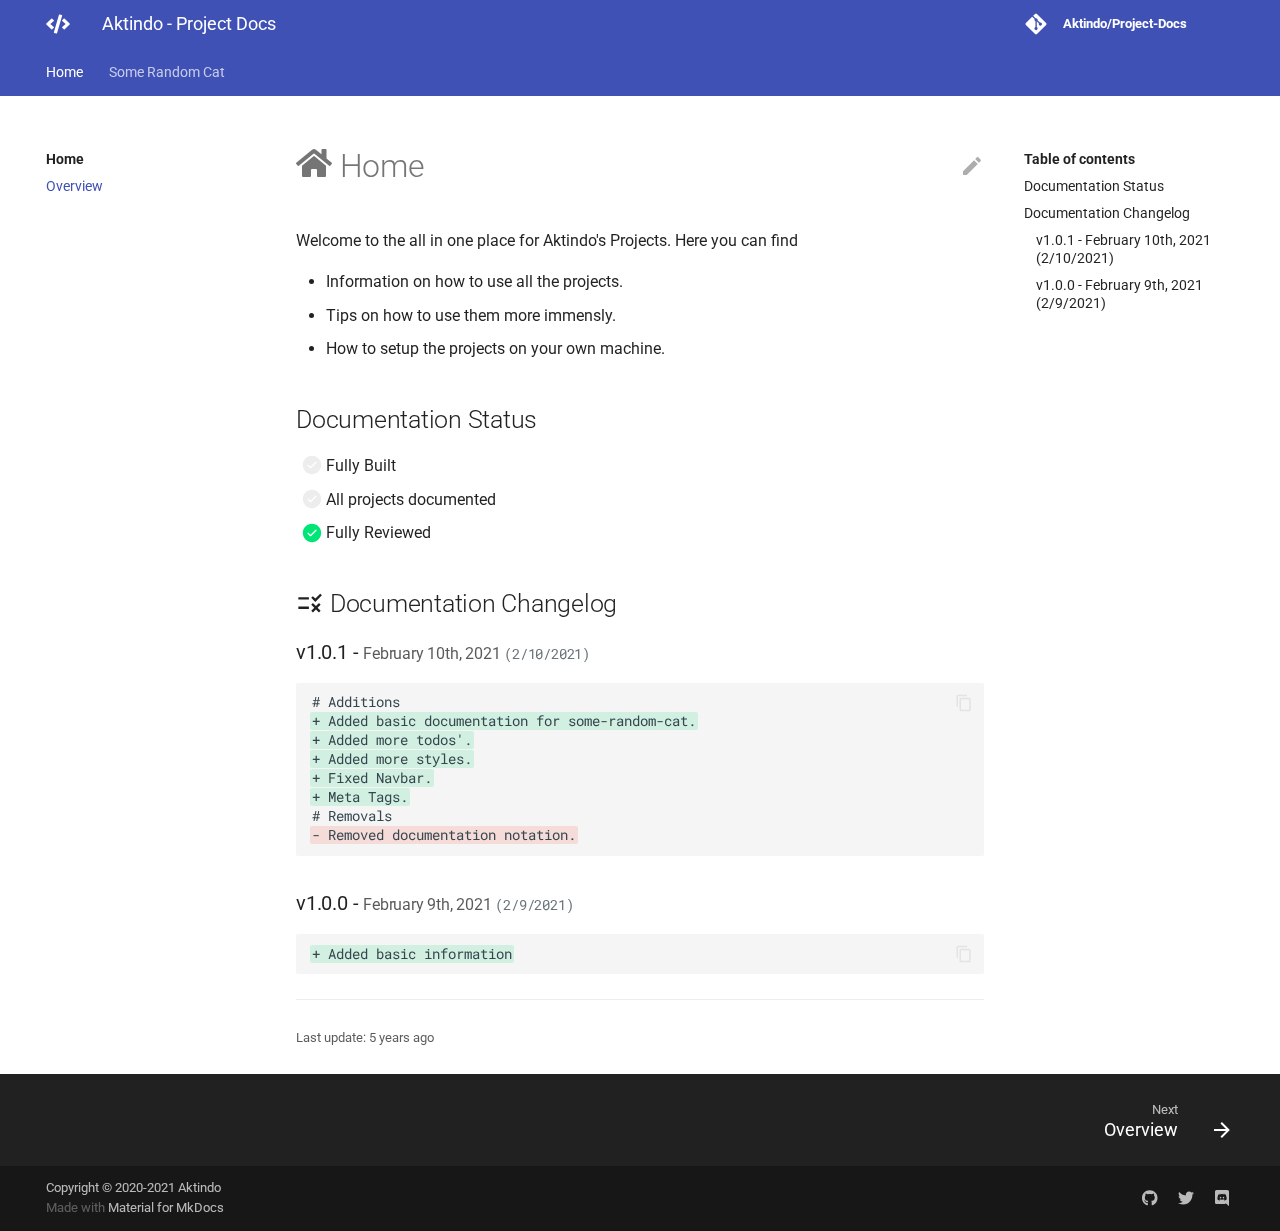
<file: index.html>
<!doctype html>
<html lang="en" class="no-js">
  <head>
    
      <meta charset="utf-8">
      <meta name="viewport" content="width=device-width,initial-scale=1">
      
        <meta name="description" content="An all in one place to view and learn more about Aktindo's projects.">
      
      
      
        <meta name="author" content="Aktindo">
      
      
        <link rel="canonical" href="https://aktindo.thedev.id/Project-Docs/">
      
      <link rel="shortcut icon" href="assets/images/my-favicon.svg">
      <meta name="generator" content="mkdocs-1.1.2, mkdocs-material-6.2.8">
    
    
      
        <title>Overview - Aktindo - Project Docs</title>
      
    
    
      <link rel="stylesheet" href="assets/stylesheets/main.cb6bc1d0.min.css">
      
        
        <link rel="stylesheet" href="assets/stylesheets/palette.39b8e14a.min.css">
        
          
          
          <meta name="theme-color" content="#4051b5">
        
      
    
    
    
      
        
        <link rel="preconnect" href="https://fonts.gstatic.com" crossorigin>
        <link rel="stylesheet" href="https://fonts.googleapis.com/css?family=Roboto:300,400,400i,700%7CRoboto+Mono&display=fallback">
        <style>body,input{font-family:"Roboto",-apple-system,BlinkMacSystemFont,Helvetica,Arial,sans-serif}code,kbd,pre{font-family:"Roboto Mono",SFMono-Regular,Consolas,Menlo,monospace}</style>
      
    
    
    
      <link rel="stylesheet" href="css/timeago.css">
    
      <link rel="stylesheet" href="assets/stylesheets/extra.css">
    
    
      
    
    
  </head>
  
  
    
    
    
    
    
    <body dir="ltr" data-md-color-scheme="" data-md-color-primary="indigo" data-md-color-accent="indigo">
      
  
    
    <input class="md-toggle" data-md-toggle="drawer" type="checkbox" id="__drawer" autocomplete="off">
    <input class="md-toggle" data-md-toggle="search" type="checkbox" id="__search" autocomplete="off">
    <label class="md-overlay" for="__drawer"></label>
    <div data-md-component="skip">
      
        
        <a href="#home" class="md-skip">
          Skip to content
        </a>
      
    </div>
    <div data-md-component="announce">
      
    </div>
    
      

<header class="md-header" data-md-component="header">
  <nav class="md-header-nav md-grid" aria-label="Header">
    <a href="https://aktindo.thedev.id/Project-Docs" title="Aktindo - Project Docs" class="md-header-nav__button md-logo" aria-label="Aktindo - Project Docs">
      
  
  <svg xmlns="http://www.w3.org/2000/svg" viewBox="0 0 640 512"><path d="M278.9 511.5l-61-17.7c-6.4-1.8-10-8.5-8.2-14.9L346.2 8.7c1.8-6.4 8.5-10 14.9-8.2l61 17.7c6.4 1.8 10 8.5 8.2 14.9L293.8 503.3c-1.9 6.4-8.5 10.1-14.9 8.2zm-114-112.2l43.5-46.4c4.6-4.9 4.3-12.7-.8-17.2L117 256l90.6-79.7c5.1-4.5 5.5-12.3.8-17.2l-43.5-46.4c-4.5-4.8-12.1-5.1-17-.5L3.8 247.2c-5.1 4.7-5.1 12.8 0 17.5l144.1 135.1c4.9 4.6 12.5 4.4 17-.5zm327.2.6l144.1-135.1c5.1-4.7 5.1-12.8 0-17.5L492.1 112.1c-4.8-4.5-12.4-4.3-17 .5L431.6 159c-4.6 4.9-4.3 12.7.8 17.2L523 256l-90.6 79.7c-5.1 4.5-5.5 12.3-.8 17.2l43.5 46.4c4.5 4.9 12.1 5.1 17 .6z"/></svg>

    </a>
    <label class="md-header-nav__button md-icon" for="__drawer">
      <svg xmlns="http://www.w3.org/2000/svg" viewBox="0 0 24 24"><path d="M3 6h18v2H3V6m0 5h18v2H3v-2m0 5h18v2H3v-2z"/></svg>
    </label>
    <div class="md-header-nav__title" data-md-component="header-title">
      <div class="md-header-nav__ellipsis">
        <div class="md-header-nav__topic">
          <span class="md-ellipsis">
            Aktindo - Project Docs
          </span>
        </div>
        <div class="md-header-nav__topic">
          <span class="md-ellipsis">
            
              Overview
            
          </span>
        </div>
      </div>
    </div>
    
    
      <div class="md-header-nav__source">
        
<a href="https://github.com/Aktindo/Project-Docs/" title="Go to repository" class="md-source">
  <div class="md-source__icon md-icon">
    
    <svg xmlns="http://www.w3.org/2000/svg" viewBox="0 0 448 512"><path d="M439.55 236.05L244 40.45a28.87 28.87 0 00-40.81 0l-40.66 40.63 51.52 51.52c27.06-9.14 52.68 16.77 43.39 43.68l49.66 49.66c34.23-11.8 61.18 31 35.47 56.69-26.49 26.49-70.21-2.87-56-37.34L240.22 199v121.85c25.3 12.54 22.26 41.85 9.08 55a34.34 34.34 0 01-48.55 0c-17.57-17.6-11.07-46.91 11.25-56v-123c-20.8-8.51-24.6-30.74-18.64-45L142.57 101 8.45 235.14a28.86 28.86 0 000 40.81l195.61 195.6a28.86 28.86 0 0040.8 0l194.69-194.69a28.86 28.86 0 000-40.81z"/></svg>
  </div>
  <div class="md-source__repository">
    Aktindo/Project-Docs
  </div>
</a>
      </div>
    
  </nav>
</header>
    
    <div class="md-container" data-md-component="container">
      
      
        
          
<nav class="md-tabs" aria-label="Tabs" data-md-component="tabs">
  <div class="md-tabs__inner md-grid">
    <ul class="md-tabs__list">
      
        
  
  
    
  


  
  
  
    <li class="md-tabs__item">
      <a href="." class="md-tabs__link md-tabs__link--active">
        Home
      </a>
    </li>
  

      
        
  
  


  
  
  
    <li class="md-tabs__item">
      <a href="some-random-cat/overview/" class="md-tabs__link">
        Some Random Cat
      </a>
    </li>
  

      
    </ul>
  </div>
</nav>
        
      
      <main class="md-main" data-md-component="main">
        <div class="md-main__inner md-grid">
          
            
              
              <div class="md-sidebar md-sidebar--primary" data-md-component="navigation" >
                <div class="md-sidebar__scrollwrap">
                  <div class="md-sidebar__inner">
                    



  


<nav class="md-nav md-nav--primary md-nav--lifted" aria-label="Navigation" data-md-level="0">
  <label class="md-nav__title" for="__drawer">
    <a href="https://aktindo.thedev.id/Project-Docs" title="Aktindo - Project Docs" class="md-nav__button md-logo" aria-label="Aktindo - Project Docs">
      
  
  <svg xmlns="http://www.w3.org/2000/svg" viewBox="0 0 640 512"><path d="M278.9 511.5l-61-17.7c-6.4-1.8-10-8.5-8.2-14.9L346.2 8.7c1.8-6.4 8.5-10 14.9-8.2l61 17.7c6.4 1.8 10 8.5 8.2 14.9L293.8 503.3c-1.9 6.4-8.5 10.1-14.9 8.2zm-114-112.2l43.5-46.4c4.6-4.9 4.3-12.7-.8-17.2L117 256l90.6-79.7c5.1-4.5 5.5-12.3.8-17.2l-43.5-46.4c-4.5-4.8-12.1-5.1-17-.5L3.8 247.2c-5.1 4.7-5.1 12.8 0 17.5l144.1 135.1c4.9 4.6 12.5 4.4 17-.5zm327.2.6l144.1-135.1c5.1-4.7 5.1-12.8 0-17.5L492.1 112.1c-4.8-4.5-12.4-4.3-17 .5L431.6 159c-4.6 4.9-4.3 12.7.8 17.2L523 256l-90.6 79.7c-5.1 4.5-5.5 12.3-.8 17.2l43.5 46.4c4.5 4.9 12.1 5.1 17 .6z"/></svg>

    </a>
    Aktindo - Project Docs
  </label>
  
    <div class="md-nav__source">
      
<a href="https://github.com/Aktindo/Project-Docs/" title="Go to repository" class="md-source">
  <div class="md-source__icon md-icon">
    
    <svg xmlns="http://www.w3.org/2000/svg" viewBox="0 0 448 512"><path d="M439.55 236.05L244 40.45a28.87 28.87 0 00-40.81 0l-40.66 40.63 51.52 51.52c27.06-9.14 52.68 16.77 43.39 43.68l49.66 49.66c34.23-11.8 61.18 31 35.47 56.69-26.49 26.49-70.21-2.87-56-37.34L240.22 199v121.85c25.3 12.54 22.26 41.85 9.08 55a34.34 34.34 0 01-48.55 0c-17.57-17.6-11.07-46.91 11.25-56v-123c-20.8-8.51-24.6-30.74-18.64-45L142.57 101 8.45 235.14a28.86 28.86 0 000 40.81l195.61 195.6a28.86 28.86 0 0040.8 0l194.69-194.69a28.86 28.86 0 000-40.81z"/></svg>
  </div>
  <div class="md-source__repository">
    Aktindo/Project-Docs
  </div>
</a>
    </div>
  
  <ul class="md-nav__list" data-md-scrollfix>
    
      
      
      

  
  
    
  
  
    
    <li class="md-nav__item md-nav__item--active md-nav__item--nested">
      
      
        <input class="md-nav__toggle md-toggle" data-md-toggle="nav-1" type="checkbox" id="nav-1" checked>
      
      <label class="md-nav__link" for="nav-1">
        Home
        <span class="md-nav__icon md-icon"></span>
      </label>
      <nav class="md-nav" aria-label="Home" data-md-level="1">
        <label class="md-nav__title" for="nav-1">
          <span class="md-nav__icon md-icon"></span>
          Home
        </label>
        <ul class="md-nav__list" data-md-scrollfix>
          
          
            
  
  
    
  
  
    <li class="md-nav__item md-nav__item--active">
      
      <input class="md-nav__toggle md-toggle" data-md-toggle="toc" type="checkbox" id="__toc">
      
        
      
      
        <label class="md-nav__link md-nav__link--active" for="__toc">
          Overview
          <span class="md-nav__icon md-icon"></span>
        </label>
      
      <a href="." class="md-nav__link md-nav__link--active">
        Overview
      </a>
      
        
<nav class="md-nav md-nav--secondary" aria-label="Table of contents">
  
  
    
  
  
    <label class="md-nav__title" for="__toc">
      <span class="md-nav__icon md-icon"></span>
      Table of contents
    </label>
    <ul class="md-nav__list" data-md-scrollfix>
      
        <li class="md-nav__item">
  <a href="#documentation-status" class="md-nav__link">
    Documentation Status
  </a>
  
</li>
      
        <li class="md-nav__item">
  <a href="#documentation-changelog" class="md-nav__link">
     Documentation Changelog
  </a>
  
    <nav class="md-nav" aria-label=" Documentation Changelog">
      <ul class="md-nav__list">
        
          <li class="md-nav__item">
  <a href="#v101-february-10th-2021-2102021" class="md-nav__link">
    v1.0.1 - February 10th, 2021 (2/10/2021)
  </a>
  
</li>
        
          <li class="md-nav__item">
  <a href="#v100-february-9th-2021-292021" class="md-nav__link">
    v1.0.0 - February 9th, 2021 (2/9/2021)
  </a>
  
</li>
        
      </ul>
    </nav>
  
</li>
      
    </ul>
  
</nav>
      
    </li>
  

          
        </ul>
      </nav>
    </li>
  

    
      
      
      

  
  
  
    
    <li class="md-nav__item md-nav__item--nested">
      
      
        <input class="md-nav__toggle md-toggle" data-md-toggle="nav-2" type="checkbox" id="nav-2" >
      
      <label class="md-nav__link" for="nav-2">
        Some Random Cat
        <span class="md-nav__icon md-icon"></span>
      </label>
      <nav class="md-nav" aria-label="Some Random Cat" data-md-level="1">
        <label class="md-nav__title" for="nav-2">
          <span class="md-nav__icon md-icon"></span>
          Some Random Cat
        </label>
        <ul class="md-nav__list" data-md-scrollfix>
          
          
            
  
  
  
    <li class="md-nav__item">
      <a href="some-random-cat/overview/" class="md-nav__link">
        Overview
      </a>
    </li>
  

          
            
  
  
  
    
      
    
    <li class="md-nav__item md-nav__item--section md-nav__item--nested">
      
      
        <input class="md-nav__toggle md-toggle" data-md-toggle="nav-2-2" type="checkbox" id="nav-2-2" >
      
      <label class="md-nav__link" for="nav-2-2">
        Documentation
        <span class="md-nav__icon md-icon"></span>
      </label>
      <nav class="md-nav" aria-label="Documentation" data-md-level="2">
        <label class="md-nav__title" for="nav-2-2">
          <span class="md-nav__icon md-icon"></span>
          Documentation
        </label>
        <ul class="md-nav__list" data-md-scrollfix>
          
          
            
  
  
  
    
    <li class="md-nav__item md-nav__item--nested">
      
      
        <input class="md-nav__toggle md-toggle" data-md-toggle="nav-2-2-1" type="checkbox" id="nav-2-2-1" >
      
      <label class="md-nav__link" for="nav-2-2-1">
        General
        <span class="md-nav__icon md-icon"></span>
      </label>
      <nav class="md-nav" aria-label="General" data-md-level="3">
        <label class="md-nav__title" for="nav-2-2-1">
          <span class="md-nav__icon md-icon"></span>
          General
        </label>
        <ul class="md-nav__list" data-md-scrollfix>
          
          
            
  
  
  
    <li class="md-nav__item">
      <a href="some-random-cat/documentation/general/getting-started/" class="md-nav__link">
        Getting Started
      </a>
    </li>
  

          
            
  
  
  
    <li class="md-nav__item">
      <a href="some-random-cat/documentation/general/updates/" class="md-nav__link">
        Updates
      </a>
    </li>
  

          
        </ul>
      </nav>
    </li>
  

          
            
  
  
  
    
    <li class="md-nav__item md-nav__item--nested">
      
      
        <input class="md-nav__toggle md-toggle" data-md-toggle="nav-2-2-2" type="checkbox" id="nav-2-2-2" >
      
      <label class="md-nav__link" for="nav-2-2-2">
        Examples
        <span class="md-nav__icon md-icon"></span>
      </label>
      <nav class="md-nav" aria-label="Examples" data-md-level="3">
        <label class="md-nav__title" for="nav-2-2-2">
          <span class="md-nav__icon md-icon"></span>
          Examples
        </label>
        <ul class="md-nav__list" data-md-scrollfix>
          
          
            
  
  
  
    <li class="md-nav__item">
      <a href="some-random-cat/documentation/examples/random-cat/" class="md-nav__link">
        Random Cat
      </a>
    </li>
  

          
            
  
  
  
    <li class="md-nav__item">
      <a href="some-random-cat/documentation/examples/random-joke/" class="md-nav__link">
        Random Joke
      </a>
    </li>
  

          
        </ul>
      </nav>
    </li>
  

          
            
  
  
  
    
    <li class="md-nav__item md-nav__item--nested">
      
      
        <input class="md-nav__toggle md-toggle" data-md-toggle="nav-2-2-3" type="checkbox" id="nav-2-2-3" >
      
      <label class="md-nav__link" for="nav-2-2-3">
        Classes
        <span class="md-nav__icon md-icon"></span>
      </label>
      <nav class="md-nav" aria-label="Classes" data-md-level="3">
        <label class="md-nav__title" for="nav-2-2-3">
          <span class="md-nav__icon md-icon"></span>
          Classes
        </label>
        <ul class="md-nav__list" data-md-scrollfix>
          
          
            
  
  
  
    <li class="md-nav__item">
      <a href="some-random-cat/documentation/classes/generation/" class="md-nav__link">
        Generation
      </a>
    </li>
  

          
            
  
  
  
    <li class="md-nav__item">
      <a href="some-random-cat/documentation/classes/random/" class="md-nav__link">
        Random
      </a>
    </li>
  

          
            
  
  
  
    <li class="md-nav__item">
      <a href="some-random-cat/documentation/classes/util/" class="md-nav__link">
        Util
      </a>
    </li>
  

          
        </ul>
      </nav>
    </li>
  

          
        </ul>
      </nav>
    </li>
  

          
        </ul>
      </nav>
    </li>
  

    
  </ul>
</nav>
                  </div>
                </div>
              </div>
            
            
              
              <div class="md-sidebar md-sidebar--secondary" data-md-component="toc" >
                <div class="md-sidebar__scrollwrap">
                  <div class="md-sidebar__inner">
                    
<nav class="md-nav md-nav--secondary" aria-label="Table of contents">
  
  
    
  
  
    <label class="md-nav__title" for="__toc">
      <span class="md-nav__icon md-icon"></span>
      Table of contents
    </label>
    <ul class="md-nav__list" data-md-scrollfix>
      
        <li class="md-nav__item">
  <a href="#documentation-status" class="md-nav__link">
    Documentation Status
  </a>
  
</li>
      
        <li class="md-nav__item">
  <a href="#documentation-changelog" class="md-nav__link">
     Documentation Changelog
  </a>
  
    <nav class="md-nav" aria-label=" Documentation Changelog">
      <ul class="md-nav__list">
        
          <li class="md-nav__item">
  <a href="#v101-february-10th-2021-2102021" class="md-nav__link">
    v1.0.1 - February 10th, 2021 (2/10/2021)
  </a>
  
</li>
        
          <li class="md-nav__item">
  <a href="#v100-february-9th-2021-292021" class="md-nav__link">
    v1.0.0 - February 9th, 2021 (2/9/2021)
  </a>
  
</li>
        
      </ul>
    </nav>
  
</li>
      
    </ul>
  
</nav>
                  </div>
                </div>
              </div>
            
          
          <div class="md-content">
            <article class="md-content__inner md-typeset">
              
                
                  <a href="https://github.com/Aktindo/Project-Docs/edit/main/docs/index.md" title="Edit this page" class="md-content__button md-icon">
                    <svg xmlns="http://www.w3.org/2000/svg" viewBox="0 0 24 24"><path d="M20.71 7.04c.39-.39.39-1.04 0-1.41l-2.34-2.34c-.37-.39-1.02-.39-1.41 0l-1.84 1.83 3.75 3.75M3 17.25V21h3.75L17.81 9.93l-3.75-3.75L3 17.25z"/></svg>
                  </a>
                
                
                <h1 id="home"><span class="twemoji"><svg xmlns="http://www.w3.org/2000/svg" viewBox="0 0 576 512"><path d="M280.37 148.26L96 300.11V464a16 16 0 0016 16l112.06-.29a16 16 0 0015.92-16V368a16 16 0 0116-16h64a16 16 0 0116 16v95.64a16 16 0 0016 16.05L464 480a16 16 0 0016-16V300L295.67 148.26a12.19 12.19 0 00-15.3 0zM571.6 251.47L488 182.56V44.05a12 12 0 00-12-12h-56a12 12 0 00-12 12v72.61L318.47 43a48 48 0 00-61 0L4.34 251.47a12 12 0 00-1.6 16.9l25.5 31A12 12 0 0045.15 301l235.22-193.74a12.19 12.19 0 0115.3 0L530.9 301a12 12 0 0016.9-1.6l25.5-31a12 12 0 00-1.7-16.93z"/></svg></span> Home<a class="headerlink" href="#home" title="Permanent link">&para;</a></h1>
<p>Welcome to the all in one place for Aktindo's Projects. Here you can find</p>
<ul>
<li>Information on how to use all the projects.</li>
<li>Tips on how to use them more immensly.</li>
<li>How to setup the projects on your own machine.</li>
</ul>
<h2 id="documentation-status">Documentation Status<a class="headerlink" href="#documentation-status" title="Permanent link">&para;</a></h2>
<ul class="task-list">
<li class="task-list-item"><label class="task-list-control"><input type="checkbox" disabled/><span class="task-list-indicator"></span></label> Fully Built</li>
<li class="task-list-item"><label class="task-list-control"><input type="checkbox" disabled/><span class="task-list-indicator"></span></label> All projects documented</li>
<li class="task-list-item"><label class="task-list-control"><input type="checkbox" disabled checked/><span class="task-list-indicator"></span></label> Fully Reviewed </li>
</ul>
<h2 id="documentation-changelog"><span class="twemoji"><svg xmlns="http://www.w3.org/2000/svg" viewBox="0 0 24 24"><path d="M16.5 11L13 7.5l1.4-1.4 2.1 2.1L20.7 4l1.4 1.4-5.6 5.6M11 7H2v2h9V7m10 6.4L19.6 12 17 14.6 14.4 12 13 13.4l2.6 2.6-2.6 2.6 1.4 1.4 2.6-2.6 2.6 2.6 1.4-1.4-2.6-2.6 2.6-2.6M11 15H2v2h9v-2z"/></svg></span> Documentation Changelog<a class="headerlink" href="#documentation-changelog" title="Permanent link">&para;</a></h2>
<h3 id="v101-february-10th-2021-2102021">v1.0.1 - <small>February 10th, 2021 <code>(2/10/2021)</code></small><a class="headerlink" href="#v101-february-10th-2021-2102021" title="Permanent link">&para;</a></h3>
<div class="highlight"><pre><span></span><code># Additions
<span class="gi">+ Added basic documentation for some-random-cat.</span>
<span class="gi">+ Added more todos&#39;.</span>
<span class="gi">+ Added more styles.</span>
<span class="gi">+ Fixed Navbar.</span>
<span class="gi">+ Meta Tags.</span>
# Removals
<span class="gd">- Removed documentation notation.</span>
</code></pre></div>
<h3 id="v100-february-9th-2021-292021">v1.0.0 - <small>February 9th, 2021 <code>(2/9/2021)</code></small><a class="headerlink" href="#v100-february-9th-2021-292021" title="Permanent link">&para;</a></h3>
<div class="highlight"><pre><span></span><code><span class="gi">+ Added basic information</span>
</code></pre></div>
                
                  
                    

<hr>
<div class="md-source-date">
  <small>
    
      Last update: <span class="git-revision-date-localized-plugin git-revision-date-localized-plugin-timeago"><span class="timeago" datetime="2021-02-10T06:51:41+00:00" locale="en"></span></span><span class="git-revision-date-localized-plugin git-revision-date-localized-plugin-iso_date">2021-02-10</span>
    
  </small>
</div>
                  
                
              
              
                


              
            </article>
          </div>
        </div>
      </main>
      
        
<footer class="md-footer">
  
    <div class="md-footer-nav">
      <nav class="md-footer-nav__inner md-grid" aria-label="Footer">
        
        
          <a href="some-random-cat/overview/" class="md-footer-nav__link md-footer-nav__link--next" rel="next">
            <div class="md-footer-nav__title">
              <div class="md-ellipsis">
                <span class="md-footer-nav__direction">
                  Next
                </span>
                Overview
              </div>
            </div>
            <div class="md-footer-nav__button md-icon">
              <svg xmlns="http://www.w3.org/2000/svg" viewBox="0 0 24 24"><path d="M4 11v2h12l-5.5 5.5 1.42 1.42L19.84 12l-7.92-7.92L10.5 5.5 16 11H4z"/></svg>
            </div>
          </a>
        
      </nav>
    </div>
  
  <div class="md-footer-meta md-typeset">
    <div class="md-footer-meta__inner md-grid">
      <div class="md-footer-copyright">
        
          <div class="md-footer-copyright__highlight">
            Copyright &copy; 2020-2021 Aktindo
          </div>
        
        Made with
        <a href="https://squidfunk.github.io/mkdocs-material/" target="_blank" rel="noopener">
          Material for MkDocs
        </a>
      </div>
      
  <div class="md-footer-social">
    
      
      
        
        
      
      <a href="https://github.com/Aktindo" target="_blank" rel="noopener" title="github.com" class="md-footer-social__link">
        <svg xmlns="http://www.w3.org/2000/svg" viewBox="0 0 496 512"><path d="M165.9 397.4c0 2-2.3 3.6-5.2 3.6-3.3.3-5.6-1.3-5.6-3.6 0-2 2.3-3.6 5.2-3.6 3-.3 5.6 1.3 5.6 3.6zm-31.1-4.5c-.7 2 1.3 4.3 4.3 4.9 2.6 1 5.6 0 6.2-2s-1.3-4.3-4.3-5.2c-2.6-.7-5.5.3-6.2 2.3zm44.2-1.7c-2.9.7-4.9 2.6-4.6 4.9.3 2 2.9 3.3 5.9 2.6 2.9-.7 4.9-2.6 4.6-4.6-.3-1.9-3-3.2-5.9-2.9zM244.8 8C106.1 8 0 113.3 0 252c0 110.9 69.8 205.8 169.5 239.2 12.8 2.3 17.3-5.6 17.3-12.1 0-6.2-.3-40.4-.3-61.4 0 0-70 15-84.7-29.8 0 0-11.4-29.1-27.8-36.6 0 0-22.9-15.7 1.6-15.4 0 0 24.9 2 38.6 25.8 21.9 38.6 58.6 27.5 72.9 20.9 2.3-16 8.8-27.1 16-33.7-55.9-6.2-112.3-14.3-112.3-110.5 0-27.5 7.6-41.3 23.6-58.9-2.6-6.5-11.1-33.3 2.6-67.9 20.9-6.5 69 27 69 27 20-5.6 41.5-8.5 62.8-8.5s42.8 2.9 62.8 8.5c0 0 48.1-33.6 69-27 13.7 34.7 5.2 61.4 2.6 67.9 16 17.7 25.8 31.5 25.8 58.9 0 96.5-58.9 104.2-114.8 110.5 9.2 7.9 17 22.9 17 46.4 0 33.7-.3 75.4-.3 83.6 0 6.5 4.6 14.4 17.3 12.1C428.2 457.8 496 362.9 496 252 496 113.3 383.5 8 244.8 8zM97.2 352.9c-1.3 1-1 3.3.7 5.2 1.6 1.6 3.9 2.3 5.2 1 1.3-1 1-3.3-.7-5.2-1.6-1.6-3.9-2.3-5.2-1zm-10.8-8.1c-.7 1.3.3 2.9 2.3 3.9 1.6 1 3.6.7 4.3-.7.7-1.3-.3-2.9-2.3-3.9-2-.6-3.6-.3-4.3.7zm32.4 35.6c-1.6 1.3-1 4.3 1.3 6.2 2.3 2.3 5.2 2.6 6.5 1 1.3-1.3.7-4.3-1.3-6.2-2.2-2.3-5.2-2.6-6.5-1zm-11.4-14.7c-1.6 1-1.6 3.6 0 5.9 1.6 2.3 4.3 3.3 5.6 2.3 1.6-1.3 1.6-3.9 0-6.2-1.4-2.3-4-3.3-5.6-2z"/></svg>
      </a>
    
      
      
        
        
      
      <a href="https://twitter.com/aktindo" target="_blank" rel="noopener" title="twitter.com" class="md-footer-social__link">
        <svg xmlns="http://www.w3.org/2000/svg" viewBox="0 0 512 512"><path d="M459.37 151.716c.325 4.548.325 9.097.325 13.645 0 138.72-105.583 298.558-298.558 298.558-59.452 0-114.68-17.219-161.137-47.106 8.447.974 16.568 1.299 25.34 1.299 49.055 0 94.213-16.568 130.274-44.832-46.132-.975-84.792-31.188-98.112-72.772 6.498.974 12.995 1.624 19.818 1.624 9.421 0 18.843-1.3 27.614-3.573-48.081-9.747-84.143-51.98-84.143-102.985v-1.299c13.969 7.797 30.214 12.67 47.431 13.319-28.264-18.843-46.781-51.005-46.781-87.391 0-19.492 5.197-37.36 14.294-52.954 51.655 63.675 129.3 105.258 216.365 109.807-1.624-7.797-2.599-15.918-2.599-24.04 0-57.828 46.782-104.934 104.934-104.934 30.213 0 57.502 12.67 76.67 33.137 23.715-4.548 46.456-13.32 66.599-25.34-7.798 24.366-24.366 44.833-46.132 57.827 21.117-2.273 41.584-8.122 60.426-16.243-14.292 20.791-32.161 39.308-52.628 54.253z"/></svg>
      </a>
    
      
      
        
        
      
      <a href="https://discord.gg/6g297Usrsn" target="_blank" rel="noopener" title="discord.gg" class="md-footer-social__link">
        <svg xmlns="http://www.w3.org/2000/svg" viewBox="0 0 448 512"><path d="M297.216 243.2c0 15.616-11.52 28.416-26.112 28.416-14.336 0-26.112-12.8-26.112-28.416s11.52-28.416 26.112-28.416c14.592 0 26.112 12.8 26.112 28.416zm-119.552-28.416c-14.592 0-26.112 12.8-26.112 28.416s11.776 28.416 26.112 28.416c14.592 0 26.112-12.8 26.112-28.416.256-15.616-11.52-28.416-26.112-28.416zM448 52.736V512c-64.494-56.994-43.868-38.128-118.784-107.776l13.568 47.36H52.48C23.552 451.584 0 428.032 0 398.848V52.736C0 23.552 23.552 0 52.48 0h343.04C424.448 0 448 23.552 448 52.736zm-72.96 242.688c0-82.432-36.864-149.248-36.864-149.248-36.864-27.648-71.936-26.88-71.936-26.88l-3.584 4.096c43.52 13.312 63.744 32.512 63.744 32.512-60.811-33.329-132.244-33.335-191.232-7.424-9.472 4.352-15.104 7.424-15.104 7.424s21.248-20.224 67.328-33.536l-2.56-3.072s-35.072-.768-71.936 26.88c0 0-36.864 66.816-36.864 149.248 0 0 21.504 37.12 78.08 38.912 0 0 9.472-11.52 17.152-21.248-32.512-9.728-44.8-30.208-44.8-30.208 3.766 2.636 9.976 6.053 10.496 6.4 43.21 24.198 104.588 32.126 159.744 8.96 8.96-3.328 18.944-8.192 29.44-15.104 0 0-12.8 20.992-46.336 30.464 7.68 9.728 16.896 20.736 16.896 20.736 56.576-1.792 78.336-38.912 78.336-38.912z"/></svg>
      </a>
    
  </div>

    </div>
  </div>
</footer>
      
    </div>
    
      <script src="assets/javascripts/vendor.18f0862e.min.js"></script>
      <script src="assets/javascripts/bundle.994580cf.min.js"></script><script id="__lang" type="application/json">{"clipboard.copy": "Copy to clipboard", "clipboard.copied": "Copied to clipboard", "search.config.lang": "en", "search.config.pipeline": "trimmer, stopWordFilter", "search.config.separator": "[\\s\\-]+", "search.placeholder": "Search", "search.result.placeholder": "Type to start searching", "search.result.none": "No matching documents", "search.result.one": "1 matching document", "search.result.other": "# matching documents", "search.result.more.one": "1 more on this page", "search.result.more.other": "# more on this page", "search.result.term.missing": "Missing"}</script>
      
      <script>
        app = initialize({
          base: ".",
          features: ['navigation.tabs', 'navigation.sections'],
          search: Object.assign({
            worker: "assets/javascripts/worker/search.9c0e82ba.min.js"
          }, typeof search !== "undefined" && search)
        })
      </script>
      
        <script src="js/timeago.min.js"></script>
      
        <script src="js/timeago_mkdocs_material.js"></script>
      
    
  </body>
</html>
</file>
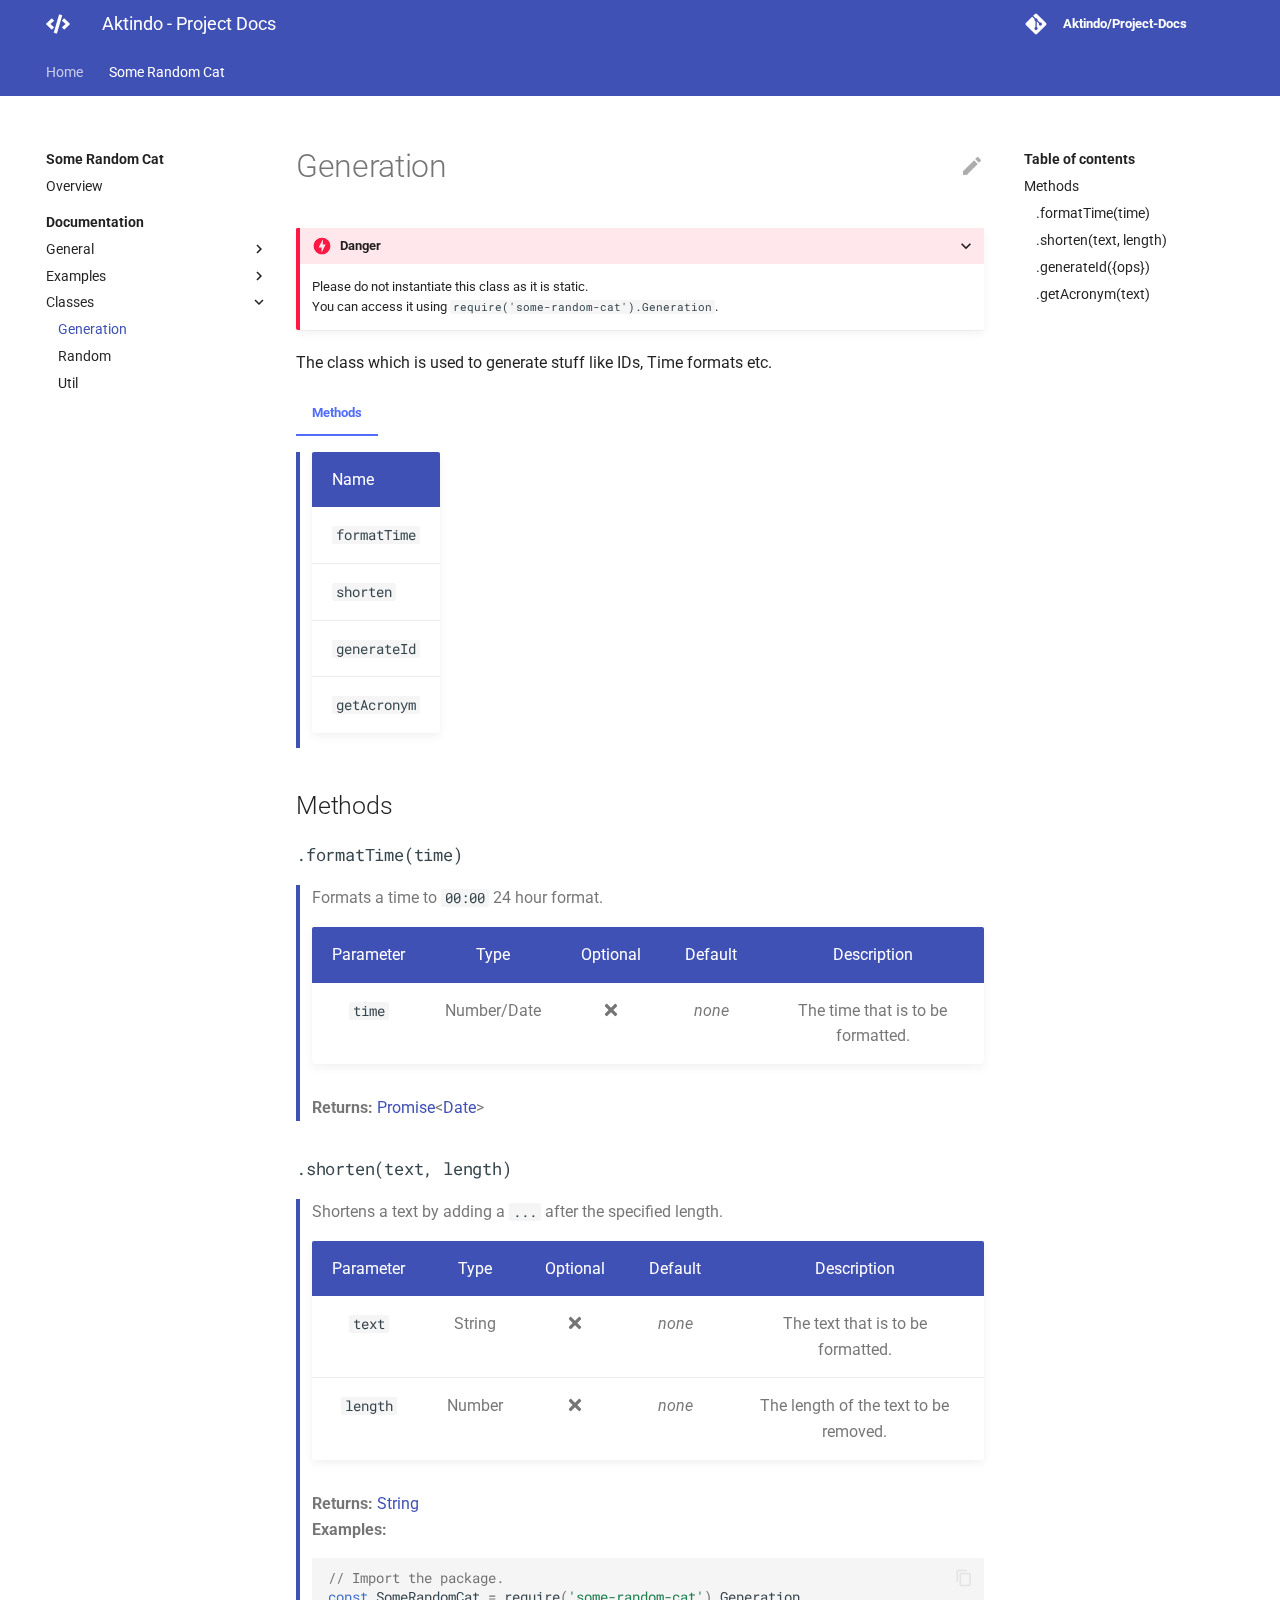
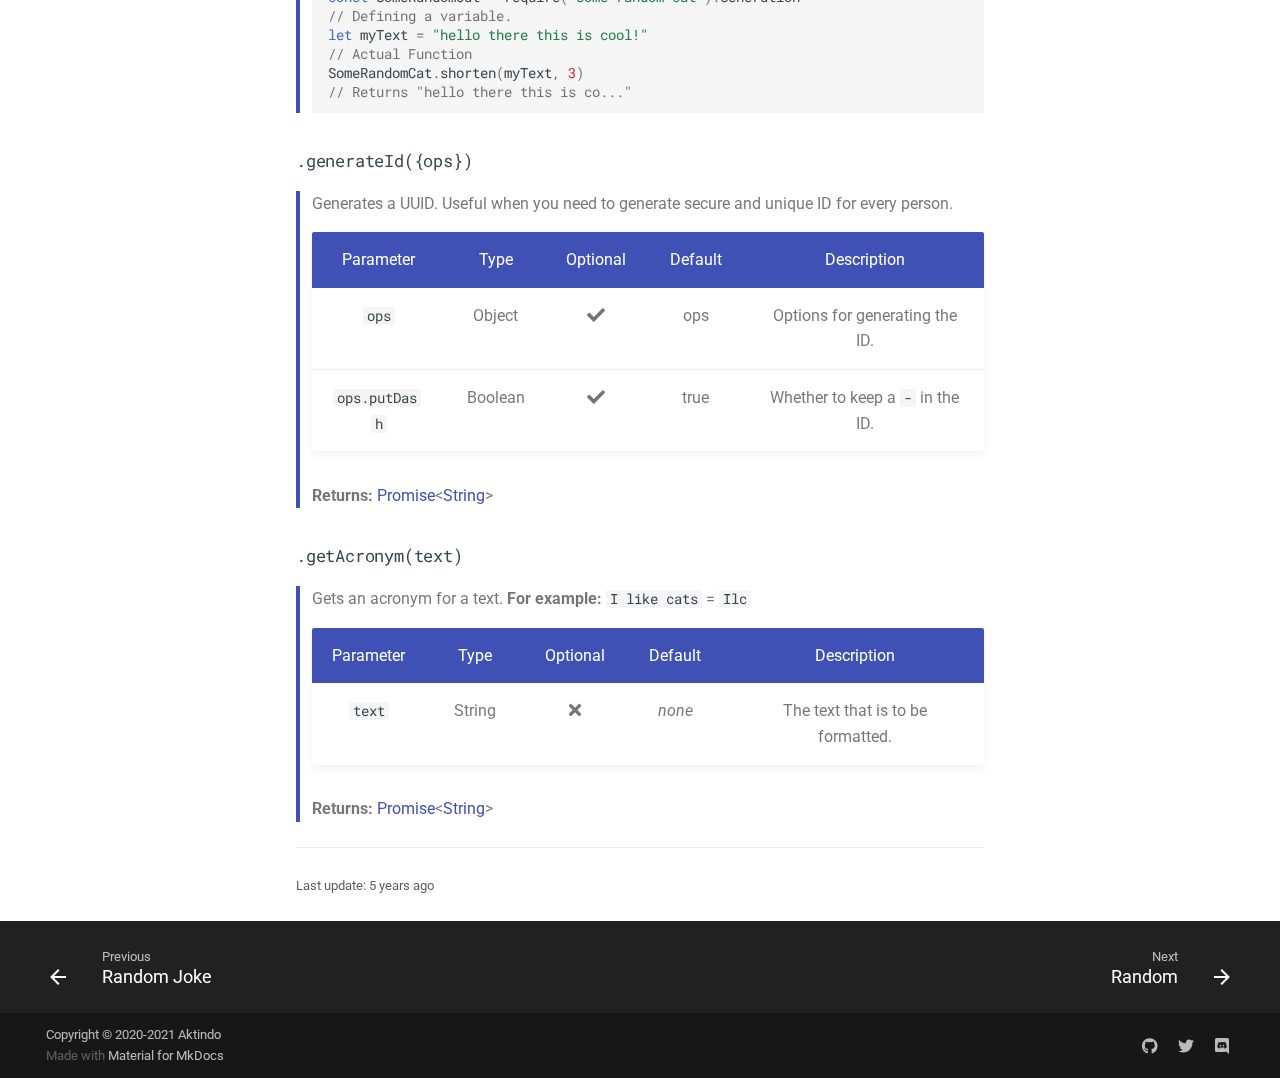
<file: some-random-cat/documentation/classes/generation/index.html>
<!doctype html>
<html lang="en" class="no-js">
  <head>
    
      <meta charset="utf-8">
      <meta name="viewport" content="width=device-width,initial-scale=1">
      
        <meta name="description" content="An all in one place to view and learn more about Aktindo's projects.">
      
      
      
        <meta name="author" content="Aktindo">
      
      
        <link rel="canonical" href="https://aktindo.thedev.id/Project-Docs/some-random-cat/documentation/classes/generation/">
      
      <link rel="shortcut icon" href="../../../../assets/images/my-favicon.svg">
      <meta name="generator" content="mkdocs-1.1.2, mkdocs-material-6.2.8">
    
    
      
        <title>Generation - Aktindo - Project Docs</title>
      
    
    
      <link rel="stylesheet" href="../../../../assets/stylesheets/main.cb6bc1d0.min.css">
      
        
        <link rel="stylesheet" href="../../../../assets/stylesheets/palette.39b8e14a.min.css">
        
          
          
          <meta name="theme-color" content="#4051b5">
        
      
    
    
    
      
        
        <link rel="preconnect" href="https://fonts.gstatic.com" crossorigin>
        <link rel="stylesheet" href="https://fonts.googleapis.com/css?family=Roboto:300,400,400i,700%7CRoboto+Mono&display=fallback">
        <style>body,input{font-family:"Roboto",-apple-system,BlinkMacSystemFont,Helvetica,Arial,sans-serif}code,kbd,pre{font-family:"Roboto Mono",SFMono-Regular,Consolas,Menlo,monospace}</style>
      
    
    
    
      <link rel="stylesheet" href="../../../../css/timeago.css">
    
      <link rel="stylesheet" href="../../../../assets/stylesheets/extra.css">
    
    
      
    
    
  </head>
  
  
    
    
    
    
    
    <body dir="ltr" data-md-color-scheme="" data-md-color-primary="indigo" data-md-color-accent="indigo">
      
  
    
    <input class="md-toggle" data-md-toggle="drawer" type="checkbox" id="__drawer" autocomplete="off">
    <input class="md-toggle" data-md-toggle="search" type="checkbox" id="__search" autocomplete="off">
    <label class="md-overlay" for="__drawer"></label>
    <div data-md-component="skip">
      
        
        <a href="#methods" class="md-skip">
          Skip to content
        </a>
      
    </div>
    <div data-md-component="announce">
      
    </div>
    
      

<header class="md-header" data-md-component="header">
  <nav class="md-header-nav md-grid" aria-label="Header">
    <a href="https://aktindo.thedev.id/Project-Docs" title="Aktindo - Project Docs" class="md-header-nav__button md-logo" aria-label="Aktindo - Project Docs">
      
  
  <svg xmlns="http://www.w3.org/2000/svg" viewBox="0 0 640 512"><path d="M278.9 511.5l-61-17.7c-6.4-1.8-10-8.5-8.2-14.9L346.2 8.7c1.8-6.4 8.5-10 14.9-8.2l61 17.7c6.4 1.8 10 8.5 8.2 14.9L293.8 503.3c-1.9 6.4-8.5 10.1-14.9 8.2zm-114-112.2l43.5-46.4c4.6-4.9 4.3-12.7-.8-17.2L117 256l90.6-79.7c5.1-4.5 5.5-12.3.8-17.2l-43.5-46.4c-4.5-4.8-12.1-5.1-17-.5L3.8 247.2c-5.1 4.7-5.1 12.8 0 17.5l144.1 135.1c4.9 4.6 12.5 4.4 17-.5zm327.2.6l144.1-135.1c5.1-4.7 5.1-12.8 0-17.5L492.1 112.1c-4.8-4.5-12.4-4.3-17 .5L431.6 159c-4.6 4.9-4.3 12.7.8 17.2L523 256l-90.6 79.7c-5.1 4.5-5.5 12.3-.8 17.2l43.5 46.4c4.5 4.9 12.1 5.1 17 .6z"/></svg>

    </a>
    <label class="md-header-nav__button md-icon" for="__drawer">
      <svg xmlns="http://www.w3.org/2000/svg" viewBox="0 0 24 24"><path d="M3 6h18v2H3V6m0 5h18v2H3v-2m0 5h18v2H3v-2z"/></svg>
    </label>
    <div class="md-header-nav__title" data-md-component="header-title">
      <div class="md-header-nav__ellipsis">
        <div class="md-header-nav__topic">
          <span class="md-ellipsis">
            Aktindo - Project Docs
          </span>
        </div>
        <div class="md-header-nav__topic">
          <span class="md-ellipsis">
            
              Generation
            
          </span>
        </div>
      </div>
    </div>
    
    
      <div class="md-header-nav__source">
        
<a href="https://github.com/Aktindo/Project-Docs/" title="Go to repository" class="md-source">
  <div class="md-source__icon md-icon">
    
    <svg xmlns="http://www.w3.org/2000/svg" viewBox="0 0 448 512"><path d="M439.55 236.05L244 40.45a28.87 28.87 0 00-40.81 0l-40.66 40.63 51.52 51.52c27.06-9.14 52.68 16.77 43.39 43.68l49.66 49.66c34.23-11.8 61.18 31 35.47 56.69-26.49 26.49-70.21-2.87-56-37.34L240.22 199v121.85c25.3 12.54 22.26 41.85 9.08 55a34.34 34.34 0 01-48.55 0c-17.57-17.6-11.07-46.91 11.25-56v-123c-20.8-8.51-24.6-30.74-18.64-45L142.57 101 8.45 235.14a28.86 28.86 0 000 40.81l195.61 195.6a28.86 28.86 0 0040.8 0l194.69-194.69a28.86 28.86 0 000-40.81z"/></svg>
  </div>
  <div class="md-source__repository">
    Aktindo/Project-Docs
  </div>
</a>
      </div>
    
  </nav>
</header>
    
    <div class="md-container" data-md-component="container">
      
      
        
          
<nav class="md-tabs" aria-label="Tabs" data-md-component="tabs">
  <div class="md-tabs__inner md-grid">
    <ul class="md-tabs__list">
      
        
  
  


  
  
  
    <li class="md-tabs__item">
      <a href="../../../.." class="md-tabs__link">
        Home
      </a>
    </li>
  

      
        
  
  
    
  


  
  
  
    <li class="md-tabs__item">
      <a href="../../../overview/" class="md-tabs__link md-tabs__link--active">
        Some Random Cat
      </a>
    </li>
  

      
    </ul>
  </div>
</nav>
        
      
      <main class="md-main" data-md-component="main">
        <div class="md-main__inner md-grid">
          
            
              
              <div class="md-sidebar md-sidebar--primary" data-md-component="navigation" >
                <div class="md-sidebar__scrollwrap">
                  <div class="md-sidebar__inner">
                    



  


<nav class="md-nav md-nav--primary md-nav--lifted" aria-label="Navigation" data-md-level="0">
  <label class="md-nav__title" for="__drawer">
    <a href="https://aktindo.thedev.id/Project-Docs" title="Aktindo - Project Docs" class="md-nav__button md-logo" aria-label="Aktindo - Project Docs">
      
  
  <svg xmlns="http://www.w3.org/2000/svg" viewBox="0 0 640 512"><path d="M278.9 511.5l-61-17.7c-6.4-1.8-10-8.5-8.2-14.9L346.2 8.7c1.8-6.4 8.5-10 14.9-8.2l61 17.7c6.4 1.8 10 8.5 8.2 14.9L293.8 503.3c-1.9 6.4-8.5 10.1-14.9 8.2zm-114-112.2l43.5-46.4c4.6-4.9 4.3-12.7-.8-17.2L117 256l90.6-79.7c5.1-4.5 5.5-12.3.8-17.2l-43.5-46.4c-4.5-4.8-12.1-5.1-17-.5L3.8 247.2c-5.1 4.7-5.1 12.8 0 17.5l144.1 135.1c4.9 4.6 12.5 4.4 17-.5zm327.2.6l144.1-135.1c5.1-4.7 5.1-12.8 0-17.5L492.1 112.1c-4.8-4.5-12.4-4.3-17 .5L431.6 159c-4.6 4.9-4.3 12.7.8 17.2L523 256l-90.6 79.7c-5.1 4.5-5.5 12.3-.8 17.2l43.5 46.4c4.5 4.9 12.1 5.1 17 .6z"/></svg>

    </a>
    Aktindo - Project Docs
  </label>
  
    <div class="md-nav__source">
      
<a href="https://github.com/Aktindo/Project-Docs/" title="Go to repository" class="md-source">
  <div class="md-source__icon md-icon">
    
    <svg xmlns="http://www.w3.org/2000/svg" viewBox="0 0 448 512"><path d="M439.55 236.05L244 40.45a28.87 28.87 0 00-40.81 0l-40.66 40.63 51.52 51.52c27.06-9.14 52.68 16.77 43.39 43.68l49.66 49.66c34.23-11.8 61.18 31 35.47 56.69-26.49 26.49-70.21-2.87-56-37.34L240.22 199v121.85c25.3 12.54 22.26 41.85 9.08 55a34.34 34.34 0 01-48.55 0c-17.57-17.6-11.07-46.91 11.25-56v-123c-20.8-8.51-24.6-30.74-18.64-45L142.57 101 8.45 235.14a28.86 28.86 0 000 40.81l195.61 195.6a28.86 28.86 0 0040.8 0l194.69-194.69a28.86 28.86 0 000-40.81z"/></svg>
  </div>
  <div class="md-source__repository">
    Aktindo/Project-Docs
  </div>
</a>
    </div>
  
  <ul class="md-nav__list" data-md-scrollfix>
    
      
      
      

  
  
  
    
    <li class="md-nav__item md-nav__item--nested">
      
      
        <input class="md-nav__toggle md-toggle" data-md-toggle="nav-1" type="checkbox" id="nav-1" >
      
      <label class="md-nav__link" for="nav-1">
        Home
        <span class="md-nav__icon md-icon"></span>
      </label>
      <nav class="md-nav" aria-label="Home" data-md-level="1">
        <label class="md-nav__title" for="nav-1">
          <span class="md-nav__icon md-icon"></span>
          Home
        </label>
        <ul class="md-nav__list" data-md-scrollfix>
          
          
            
  
  
  
    <li class="md-nav__item">
      <a href="../../../.." class="md-nav__link">
        Overview
      </a>
    </li>
  

          
        </ul>
      </nav>
    </li>
  

    
      
      
      

  
  
    
  
  
    
    <li class="md-nav__item md-nav__item--active md-nav__item--nested">
      
      
        <input class="md-nav__toggle md-toggle" data-md-toggle="nav-2" type="checkbox" id="nav-2" checked>
      
      <label class="md-nav__link" for="nav-2">
        Some Random Cat
        <span class="md-nav__icon md-icon"></span>
      </label>
      <nav class="md-nav" aria-label="Some Random Cat" data-md-level="1">
        <label class="md-nav__title" for="nav-2">
          <span class="md-nav__icon md-icon"></span>
          Some Random Cat
        </label>
        <ul class="md-nav__list" data-md-scrollfix>
          
          
            
  
  
  
    <li class="md-nav__item">
      <a href="../../../overview/" class="md-nav__link">
        Overview
      </a>
    </li>
  

          
            
  
  
    
  
  
    
      
    
    <li class="md-nav__item md-nav__item--active md-nav__item--section md-nav__item--nested">
      
      
        <input class="md-nav__toggle md-toggle" data-md-toggle="nav-2-2" type="checkbox" id="nav-2-2" checked>
      
      <label class="md-nav__link" for="nav-2-2">
        Documentation
        <span class="md-nav__icon md-icon"></span>
      </label>
      <nav class="md-nav" aria-label="Documentation" data-md-level="2">
        <label class="md-nav__title" for="nav-2-2">
          <span class="md-nav__icon md-icon"></span>
          Documentation
        </label>
        <ul class="md-nav__list" data-md-scrollfix>
          
          
            
  
  
  
    
    <li class="md-nav__item md-nav__item--nested">
      
      
        <input class="md-nav__toggle md-toggle" data-md-toggle="nav-2-2-1" type="checkbox" id="nav-2-2-1" >
      
      <label class="md-nav__link" for="nav-2-2-1">
        General
        <span class="md-nav__icon md-icon"></span>
      </label>
      <nav class="md-nav" aria-label="General" data-md-level="3">
        <label class="md-nav__title" for="nav-2-2-1">
          <span class="md-nav__icon md-icon"></span>
          General
        </label>
        <ul class="md-nav__list" data-md-scrollfix>
          
          
            
  
  
  
    <li class="md-nav__item">
      <a href="../../general/getting-started/" class="md-nav__link">
        Getting Started
      </a>
    </li>
  

          
            
  
  
  
    <li class="md-nav__item">
      <a href="../../general/updates/" class="md-nav__link">
        Updates
      </a>
    </li>
  

          
        </ul>
      </nav>
    </li>
  

          
            
  
  
  
    
    <li class="md-nav__item md-nav__item--nested">
      
      
        <input class="md-nav__toggle md-toggle" data-md-toggle="nav-2-2-2" type="checkbox" id="nav-2-2-2" >
      
      <label class="md-nav__link" for="nav-2-2-2">
        Examples
        <span class="md-nav__icon md-icon"></span>
      </label>
      <nav class="md-nav" aria-label="Examples" data-md-level="3">
        <label class="md-nav__title" for="nav-2-2-2">
          <span class="md-nav__icon md-icon"></span>
          Examples
        </label>
        <ul class="md-nav__list" data-md-scrollfix>
          
          
            
  
  
  
    <li class="md-nav__item">
      <a href="../../examples/random-cat/" class="md-nav__link">
        Random Cat
      </a>
    </li>
  

          
            
  
  
  
    <li class="md-nav__item">
      <a href="../../examples/random-joke/" class="md-nav__link">
        Random Joke
      </a>
    </li>
  

          
        </ul>
      </nav>
    </li>
  

          
            
  
  
    
  
  
    
    <li class="md-nav__item md-nav__item--active md-nav__item--nested">
      
      
        <input class="md-nav__toggle md-toggle" data-md-toggle="nav-2-2-3" type="checkbox" id="nav-2-2-3" checked>
      
      <label class="md-nav__link" for="nav-2-2-3">
        Classes
        <span class="md-nav__icon md-icon"></span>
      </label>
      <nav class="md-nav" aria-label="Classes" data-md-level="3">
        <label class="md-nav__title" for="nav-2-2-3">
          <span class="md-nav__icon md-icon"></span>
          Classes
        </label>
        <ul class="md-nav__list" data-md-scrollfix>
          
          
            
  
  
    
  
  
    <li class="md-nav__item md-nav__item--active">
      
      <input class="md-nav__toggle md-toggle" data-md-toggle="toc" type="checkbox" id="__toc">
      
      
        <label class="md-nav__link md-nav__link--active" for="__toc">
          Generation
          <span class="md-nav__icon md-icon"></span>
        </label>
      
      <a href="./" class="md-nav__link md-nav__link--active">
        Generation
      </a>
      
        
<nav class="md-nav md-nav--secondary" aria-label="Table of contents">
  
  
  
    <label class="md-nav__title" for="__toc">
      <span class="md-nav__icon md-icon"></span>
      Table of contents
    </label>
    <ul class="md-nav__list" data-md-scrollfix>
      
        <li class="md-nav__item">
  <a href="#methods" class="md-nav__link">
    Methods
  </a>
  
    <nav class="md-nav" aria-label="Methods">
      <ul class="md-nav__list">
        
          <li class="md-nav__item">
  <a href="#formattimetime" class="md-nav__link">
    .formatTime(time)
  </a>
  
</li>
        
          <li class="md-nav__item">
  <a href="#shortentext-length" class="md-nav__link">
    .shorten(text, length)
  </a>
  
</li>
        
          <li class="md-nav__item">
  <a href="#generateidops" class="md-nav__link">
    .generateId({ops})
  </a>
  
</li>
        
          <li class="md-nav__item">
  <a href="#getacronymtext" class="md-nav__link">
    .getAcronym(text)
  </a>
  
</li>
        
      </ul>
    </nav>
  
</li>
      
    </ul>
  
</nav>
      
    </li>
  

          
            
  
  
  
    <li class="md-nav__item">
      <a href="../random/" class="md-nav__link">
        Random
      </a>
    </li>
  

          
            
  
  
  
    <li class="md-nav__item">
      <a href="../util/" class="md-nav__link">
        Util
      </a>
    </li>
  

          
        </ul>
      </nav>
    </li>
  

          
        </ul>
      </nav>
    </li>
  

          
        </ul>
      </nav>
    </li>
  

    
  </ul>
</nav>
                  </div>
                </div>
              </div>
            
            
              
              <div class="md-sidebar md-sidebar--secondary" data-md-component="toc" >
                <div class="md-sidebar__scrollwrap">
                  <div class="md-sidebar__inner">
                    
<nav class="md-nav md-nav--secondary" aria-label="Table of contents">
  
  
  
    <label class="md-nav__title" for="__toc">
      <span class="md-nav__icon md-icon"></span>
      Table of contents
    </label>
    <ul class="md-nav__list" data-md-scrollfix>
      
        <li class="md-nav__item">
  <a href="#methods" class="md-nav__link">
    Methods
  </a>
  
    <nav class="md-nav" aria-label="Methods">
      <ul class="md-nav__list">
        
          <li class="md-nav__item">
  <a href="#formattimetime" class="md-nav__link">
    .formatTime(time)
  </a>
  
</li>
        
          <li class="md-nav__item">
  <a href="#shortentext-length" class="md-nav__link">
    .shorten(text, length)
  </a>
  
</li>
        
          <li class="md-nav__item">
  <a href="#generateidops" class="md-nav__link">
    .generateId({ops})
  </a>
  
</li>
        
          <li class="md-nav__item">
  <a href="#getacronymtext" class="md-nav__link">
    .getAcronym(text)
  </a>
  
</li>
        
      </ul>
    </nav>
  
</li>
      
    </ul>
  
</nav>
                  </div>
                </div>
              </div>
            
          
          <div class="md-content">
            <article class="md-content__inner md-typeset">
              
                
                  <a href="https://github.com/Aktindo/Project-Docs/edit/main/docs/some-random-cat/documentation/classes/generation.md" title="Edit this page" class="md-content__button md-icon">
                    <svg xmlns="http://www.w3.org/2000/svg" viewBox="0 0 24 24"><path d="M20.71 7.04c.39-.39.39-1.04 0-1.41l-2.34-2.34c-.37-.39-1.02-.39-1.41 0l-1.84 1.83 3.75 3.75M3 17.25V21h3.75L17.81 9.93l-3.75-3.75L3 17.25z"/></svg>
                  </a>
                
                
                  <h1>Generation</h1>
                
                <details class="danger" open="open"><summary>Danger</summary><p>Please do not instantiate this class as it is static.<br />
You can access it using <code>require('some-random-cat').Generation</code>.</p>
</details>
<p>The class which is used to generate stuff like IDs, Time formats etc.</p>
<div class="tabbed-set" data-tabs="1:1"><input checked="checked" id="__tabbed_1_1" name="__tabbed_1" type="radio" /><label for="__tabbed_1_1">Methods</label><div class="tabbed-content"></div>
</div>
<blockquote>
<table>
<thead>
<tr>
<th align="left">Name</th>
</tr>
</thead>
<tbody>
<tr>
<td align="left"><code>formatTime</code></td>
</tr>
<tr>
<td align="left"><code>shorten</code></td>
</tr>
<tr>
<td align="left"><code>generateId</code></td>
</tr>
<tr>
<td align="left"><code>getAcronym</code></td>
</tr>
</tbody>
</table>
</blockquote>
<h2 id="methods">Methods<a class="headerlink" href="#methods" title="Permanent link">&para;</a></h2>
<h3 id="formattimetime"><code>.formatTime(time)</code><a class="headerlink" href="#formattimetime" title="Permanent link">&para;</a></h3>
<blockquote>
<p>Formats a time to <code>00:00</code> 24 hour format.</p>
<table>
<thead>
<tr>
<th align="center">Parameter</th>
<th align="center">Type</th>
<th align="center">Optional</th>
<th align="center">Default</th>
<th align="center">Description</th>
</tr>
</thead>
<tbody>
<tr>
<td align="center"><code>time</code></td>
<td align="center">Number/Date</td>
<td align="center"><span class="twemoji"><svg xmlns="http://www.w3.org/2000/svg" viewBox="0 0 352 512"><path d="M242.72 256l100.07-100.07c12.28-12.28 12.28-32.19 0-44.48l-22.24-22.24c-12.28-12.28-32.19-12.28-44.48 0L176 189.28 75.93 89.21c-12.28-12.28-32.19-12.28-44.48 0L9.21 111.45c-12.28 12.28-12.28 32.19 0 44.48L109.28 256 9.21 356.07c-12.28 12.28-12.28 32.19 0 44.48l22.24 22.24c12.28 12.28 32.2 12.28 44.48 0L176 322.72l100.07 100.07c12.28 12.28 32.2 12.28 44.48 0l22.24-22.24c12.28-12.28 12.28-32.19 0-44.48L242.72 256z"/></svg></span></td>
<td align="center"><em>none</em></td>
<td align="center">The time that is to be formatted.</td>
</tr>
</tbody>
</table>
<p><strong>Returns:</strong> <a href="https://developer.mozilla.org/en-US/docs/Web/JavaScript/Reference/Global_Objects/Promise">Promise</a>&lt;<a href="https://developer.mozilla.org/en-US/docs/Web/JavaScript/Reference/Global_Objects/Date">Date</a>&gt;</p>
</blockquote>
<h3 id="shortentext-length"><code>.shorten(text, length)</code><a class="headerlink" href="#shortentext-length" title="Permanent link">&para;</a></h3>
<blockquote>
<p>Shortens a text by adding a <code>...</code> after the specified length.</p>
<table>
<thead>
<tr>
<th align="center">Parameter</th>
<th align="center">Type</th>
<th align="center">Optional</th>
<th align="center">Default</th>
<th align="center">Description</th>
</tr>
</thead>
<tbody>
<tr>
<td align="center"><code>text</code></td>
<td align="center">String</td>
<td align="center"><span class="twemoji"><svg xmlns="http://www.w3.org/2000/svg" viewBox="0 0 352 512"><path d="M242.72 256l100.07-100.07c12.28-12.28 12.28-32.19 0-44.48l-22.24-22.24c-12.28-12.28-32.19-12.28-44.48 0L176 189.28 75.93 89.21c-12.28-12.28-32.19-12.28-44.48 0L9.21 111.45c-12.28 12.28-12.28 32.19 0 44.48L109.28 256 9.21 356.07c-12.28 12.28-12.28 32.19 0 44.48l22.24 22.24c12.28 12.28 32.2 12.28 44.48 0L176 322.72l100.07 100.07c12.28 12.28 32.2 12.28 44.48 0l22.24-22.24c12.28-12.28 12.28-32.19 0-44.48L242.72 256z"/></svg></span></td>
<td align="center"><em>none</em></td>
<td align="center">The text that is to be formatted.</td>
</tr>
<tr>
<td align="center"><code>length</code></td>
<td align="center">Number</td>
<td align="center"><span class="twemoji"><svg xmlns="http://www.w3.org/2000/svg" viewBox="0 0 352 512"><path d="M242.72 256l100.07-100.07c12.28-12.28 12.28-32.19 0-44.48l-22.24-22.24c-12.28-12.28-32.19-12.28-44.48 0L176 189.28 75.93 89.21c-12.28-12.28-32.19-12.28-44.48 0L9.21 111.45c-12.28 12.28-12.28 32.19 0 44.48L109.28 256 9.21 356.07c-12.28 12.28-12.28 32.19 0 44.48l22.24 22.24c12.28 12.28 32.2 12.28 44.48 0L176 322.72l100.07 100.07c12.28 12.28 32.2 12.28 44.48 0l22.24-22.24c12.28-12.28 12.28-32.19 0-44.48L242.72 256z"/></svg></span></td>
<td align="center"><em>none</em></td>
<td align="center">The length of the text to be removed.</td>
</tr>
</tbody>
</table>
<p><strong>Returns:</strong> <a href="https://developer.mozilla.org/en-US/docs/Web/JavaScript/Reference/Global_Objects/String">String</a><br />
<strong>Examples:</strong><br />
<div class="highlight"><pre><span></span><code><span class="c1">// Import the package.</span>
<span class="kd">const</span> <span class="nx">SomeRandomCat</span> <span class="o">=</span> <span class="nx">require</span><span class="p">(</span><span class="s1">&#39;some-random-cat&#39;</span><span class="p">).</span><span class="nx">Generation</span>
<span class="c1">// Defining a variable.</span>
<span class="kd">let</span> <span class="nx">myText</span> <span class="o">=</span> <span class="s2">&quot;hello there this is cool!&quot;</span>
<span class="c1">// Actual Function</span>
<span class="nx">SomeRandomCat</span><span class="p">.</span><span class="nx">shorten</span><span class="p">(</span><span class="nx">myText</span><span class="p">,</span> <span class="mf">3</span><span class="p">)</span>
<span class="c1">// Returns &quot;hello there this is co...&quot;</span>
</code></pre></div></p>
</blockquote>
<h3 id="generateidops"><code>.generateId({ops})</code><a class="headerlink" href="#generateidops" title="Permanent link">&para;</a></h3>
<blockquote>
<p>Generates a UUID. Useful when you need to generate secure and unique ID for every person.</p>
<table>
<thead>
<tr>
<th align="center">Parameter</th>
<th align="center">Type</th>
<th align="center">Optional</th>
<th align="center">Default</th>
<th align="center">Description</th>
</tr>
</thead>
<tbody>
<tr>
<td align="center"><code>ops</code></td>
<td align="center">Object</td>
<td align="center"><span class="twemoji"><svg xmlns="http://www.w3.org/2000/svg" viewBox="0 0 512 512"><path d="M173.898 439.404l-166.4-166.4c-9.997-9.997-9.997-26.206 0-36.204l36.203-36.204c9.997-9.998 26.207-9.998 36.204 0L192 312.69 432.095 72.596c9.997-9.997 26.207-9.997 36.204 0l36.203 36.204c9.997 9.997 9.997 26.206 0 36.204l-294.4 294.401c-9.998 9.997-26.207 9.997-36.204-.001z"/></svg></span></td>
<td align="center">ops</td>
<td align="center">Options for generating the ID.</td>
</tr>
<tr>
<td align="center"><code>ops.putDash</code></td>
<td align="center">Boolean</td>
<td align="center"><span class="twemoji"><svg xmlns="http://www.w3.org/2000/svg" viewBox="0 0 512 512"><path d="M173.898 439.404l-166.4-166.4c-9.997-9.997-9.997-26.206 0-36.204l36.203-36.204c9.997-9.998 26.207-9.998 36.204 0L192 312.69 432.095 72.596c9.997-9.997 26.207-9.997 36.204 0l36.203 36.204c9.997 9.997 9.997 26.206 0 36.204l-294.4 294.401c-9.998 9.997-26.207 9.997-36.204-.001z"/></svg></span></td>
<td align="center">true</td>
<td align="center">Whether to keep a <code>-</code> in the ID.</td>
</tr>
</tbody>
</table>
<p><strong>Returns:</strong> <a href="https://developer.mozilla.org/en-US/docs/Web/JavaScript/Reference/Global_Objects/Promise">Promise</a>&lt;<a href="https://developer.mozilla.org/en-US/docs/Web/JavaScript/Reference/Global_Objects/String">String</a>&gt;</p>
</blockquote>
<h3 id="getacronymtext"><code>.getAcronym(text)</code><a class="headerlink" href="#getacronymtext" title="Permanent link">&para;</a></h3>
<blockquote>
<p>Gets an acronym for a text. <strong>For example:</strong> <code>I like cats</code> = <code>Ilc</code> </p>
<table>
<thead>
<tr>
<th align="center">Parameter</th>
<th align="center">Type</th>
<th align="center">Optional</th>
<th align="center">Default</th>
<th align="center">Description</th>
</tr>
</thead>
<tbody>
<tr>
<td align="center"><code>text</code></td>
<td align="center">String</td>
<td align="center"><span class="twemoji"><svg xmlns="http://www.w3.org/2000/svg" viewBox="0 0 352 512"><path d="M242.72 256l100.07-100.07c12.28-12.28 12.28-32.19 0-44.48l-22.24-22.24c-12.28-12.28-32.19-12.28-44.48 0L176 189.28 75.93 89.21c-12.28-12.28-32.19-12.28-44.48 0L9.21 111.45c-12.28 12.28-12.28 32.19 0 44.48L109.28 256 9.21 356.07c-12.28 12.28-12.28 32.19 0 44.48l22.24 22.24c12.28 12.28 32.2 12.28 44.48 0L176 322.72l100.07 100.07c12.28 12.28 32.2 12.28 44.48 0l22.24-22.24c12.28-12.28 12.28-32.19 0-44.48L242.72 256z"/></svg></span></td>
<td align="center"><em>none</em></td>
<td align="center">The text that is to be formatted.</td>
</tr>
</tbody>
</table>
<p><strong>Returns:</strong> <a href="https://developer.mozilla.org/en-US/docs/Web/JavaScript/Reference/Global_Objects/Promise">Promise</a>&lt;<a href="https://developer.mozilla.org/en-US/docs/Web/JavaScript/Reference/Global_Objects/String">String</a>&gt;</p>
</blockquote>
                
                  
                    

<hr>
<div class="md-source-date">
  <small>
    
      Last update: <span class="git-revision-date-localized-plugin git-revision-date-localized-plugin-timeago"><span class="timeago" datetime="2021-02-10T06:51:41+00:00" locale="en"></span></span><span class="git-revision-date-localized-plugin git-revision-date-localized-plugin-iso_date">2021-02-10</span>
    
  </small>
</div>
                  
                
              
              
                


              
            </article>
          </div>
        </div>
      </main>
      
        
<footer class="md-footer">
  
    <div class="md-footer-nav">
      <nav class="md-footer-nav__inner md-grid" aria-label="Footer">
        
          <a href="../../examples/random-joke/" class="md-footer-nav__link md-footer-nav__link--prev" rel="prev">
            <div class="md-footer-nav__button md-icon">
              <svg xmlns="http://www.w3.org/2000/svg" viewBox="0 0 24 24"><path d="M20 11v2H8l5.5 5.5-1.42 1.42L4.16 12l7.92-7.92L13.5 5.5 8 11h12z"/></svg>
            </div>
            <div class="md-footer-nav__title">
              <div class="md-ellipsis">
                <span class="md-footer-nav__direction">
                  Previous
                </span>
                Random Joke
              </div>
            </div>
          </a>
        
        
          <a href="../random/" class="md-footer-nav__link md-footer-nav__link--next" rel="next">
            <div class="md-footer-nav__title">
              <div class="md-ellipsis">
                <span class="md-footer-nav__direction">
                  Next
                </span>
                Random
              </div>
            </div>
            <div class="md-footer-nav__button md-icon">
              <svg xmlns="http://www.w3.org/2000/svg" viewBox="0 0 24 24"><path d="M4 11v2h12l-5.5 5.5 1.42 1.42L19.84 12l-7.92-7.92L10.5 5.5 16 11H4z"/></svg>
            </div>
          </a>
        
      </nav>
    </div>
  
  <div class="md-footer-meta md-typeset">
    <div class="md-footer-meta__inner md-grid">
      <div class="md-footer-copyright">
        
          <div class="md-footer-copyright__highlight">
            Copyright &copy; 2020-2021 Aktindo
          </div>
        
        Made with
        <a href="https://squidfunk.github.io/mkdocs-material/" target="_blank" rel="noopener">
          Material for MkDocs
        </a>
      </div>
      
  <div class="md-footer-social">
    
      
      
        
        
      
      <a href="https://github.com/Aktindo" target="_blank" rel="noopener" title="github.com" class="md-footer-social__link">
        <svg xmlns="http://www.w3.org/2000/svg" viewBox="0 0 496 512"><path d="M165.9 397.4c0 2-2.3 3.6-5.2 3.6-3.3.3-5.6-1.3-5.6-3.6 0-2 2.3-3.6 5.2-3.6 3-.3 5.6 1.3 5.6 3.6zm-31.1-4.5c-.7 2 1.3 4.3 4.3 4.9 2.6 1 5.6 0 6.2-2s-1.3-4.3-4.3-5.2c-2.6-.7-5.5.3-6.2 2.3zm44.2-1.7c-2.9.7-4.9 2.6-4.6 4.9.3 2 2.9 3.3 5.9 2.6 2.9-.7 4.9-2.6 4.6-4.6-.3-1.9-3-3.2-5.9-2.9zM244.8 8C106.1 8 0 113.3 0 252c0 110.9 69.8 205.8 169.5 239.2 12.8 2.3 17.3-5.6 17.3-12.1 0-6.2-.3-40.4-.3-61.4 0 0-70 15-84.7-29.8 0 0-11.4-29.1-27.8-36.6 0 0-22.9-15.7 1.6-15.4 0 0 24.9 2 38.6 25.8 21.9 38.6 58.6 27.5 72.9 20.9 2.3-16 8.8-27.1 16-33.7-55.9-6.2-112.3-14.3-112.3-110.5 0-27.5 7.6-41.3 23.6-58.9-2.6-6.5-11.1-33.3 2.6-67.9 20.9-6.5 69 27 69 27 20-5.6 41.5-8.5 62.8-8.5s42.8 2.9 62.8 8.5c0 0 48.1-33.6 69-27 13.7 34.7 5.2 61.4 2.6 67.9 16 17.7 25.8 31.5 25.8 58.9 0 96.5-58.9 104.2-114.8 110.5 9.2 7.9 17 22.9 17 46.4 0 33.7-.3 75.4-.3 83.6 0 6.5 4.6 14.4 17.3 12.1C428.2 457.8 496 362.9 496 252 496 113.3 383.5 8 244.8 8zM97.2 352.9c-1.3 1-1 3.3.7 5.2 1.6 1.6 3.9 2.3 5.2 1 1.3-1 1-3.3-.7-5.2-1.6-1.6-3.9-2.3-5.2-1zm-10.8-8.1c-.7 1.3.3 2.9 2.3 3.9 1.6 1 3.6.7 4.3-.7.7-1.3-.3-2.9-2.3-3.9-2-.6-3.6-.3-4.3.7zm32.4 35.6c-1.6 1.3-1 4.3 1.3 6.2 2.3 2.3 5.2 2.6 6.5 1 1.3-1.3.7-4.3-1.3-6.2-2.2-2.3-5.2-2.6-6.5-1zm-11.4-14.7c-1.6 1-1.6 3.6 0 5.9 1.6 2.3 4.3 3.3 5.6 2.3 1.6-1.3 1.6-3.9 0-6.2-1.4-2.3-4-3.3-5.6-2z"/></svg>
      </a>
    
      
      
        
        
      
      <a href="https://twitter.com/aktindo" target="_blank" rel="noopener" title="twitter.com" class="md-footer-social__link">
        <svg xmlns="http://www.w3.org/2000/svg" viewBox="0 0 512 512"><path d="M459.37 151.716c.325 4.548.325 9.097.325 13.645 0 138.72-105.583 298.558-298.558 298.558-59.452 0-114.68-17.219-161.137-47.106 8.447.974 16.568 1.299 25.34 1.299 49.055 0 94.213-16.568 130.274-44.832-46.132-.975-84.792-31.188-98.112-72.772 6.498.974 12.995 1.624 19.818 1.624 9.421 0 18.843-1.3 27.614-3.573-48.081-9.747-84.143-51.98-84.143-102.985v-1.299c13.969 7.797 30.214 12.67 47.431 13.319-28.264-18.843-46.781-51.005-46.781-87.391 0-19.492 5.197-37.36 14.294-52.954 51.655 63.675 129.3 105.258 216.365 109.807-1.624-7.797-2.599-15.918-2.599-24.04 0-57.828 46.782-104.934 104.934-104.934 30.213 0 57.502 12.67 76.67 33.137 23.715-4.548 46.456-13.32 66.599-25.34-7.798 24.366-24.366 44.833-46.132 57.827 21.117-2.273 41.584-8.122 60.426-16.243-14.292 20.791-32.161 39.308-52.628 54.253z"/></svg>
      </a>
    
      
      
        
        
      
      <a href="https://discord.gg/6g297Usrsn" target="_blank" rel="noopener" title="discord.gg" class="md-footer-social__link">
        <svg xmlns="http://www.w3.org/2000/svg" viewBox="0 0 448 512"><path d="M297.216 243.2c0 15.616-11.52 28.416-26.112 28.416-14.336 0-26.112-12.8-26.112-28.416s11.52-28.416 26.112-28.416c14.592 0 26.112 12.8 26.112 28.416zm-119.552-28.416c-14.592 0-26.112 12.8-26.112 28.416s11.776 28.416 26.112 28.416c14.592 0 26.112-12.8 26.112-28.416.256-15.616-11.52-28.416-26.112-28.416zM448 52.736V512c-64.494-56.994-43.868-38.128-118.784-107.776l13.568 47.36H52.48C23.552 451.584 0 428.032 0 398.848V52.736C0 23.552 23.552 0 52.48 0h343.04C424.448 0 448 23.552 448 52.736zm-72.96 242.688c0-82.432-36.864-149.248-36.864-149.248-36.864-27.648-71.936-26.88-71.936-26.88l-3.584 4.096c43.52 13.312 63.744 32.512 63.744 32.512-60.811-33.329-132.244-33.335-191.232-7.424-9.472 4.352-15.104 7.424-15.104 7.424s21.248-20.224 67.328-33.536l-2.56-3.072s-35.072-.768-71.936 26.88c0 0-36.864 66.816-36.864 149.248 0 0 21.504 37.12 78.08 38.912 0 0 9.472-11.52 17.152-21.248-32.512-9.728-44.8-30.208-44.8-30.208 3.766 2.636 9.976 6.053 10.496 6.4 43.21 24.198 104.588 32.126 159.744 8.96 8.96-3.328 18.944-8.192 29.44-15.104 0 0-12.8 20.992-46.336 30.464 7.68 9.728 16.896 20.736 16.896 20.736 56.576-1.792 78.336-38.912 78.336-38.912z"/></svg>
      </a>
    
  </div>

    </div>
  </div>
</footer>
      
    </div>
    
      <script src="../../../../assets/javascripts/vendor.18f0862e.min.js"></script>
      <script src="../../../../assets/javascripts/bundle.994580cf.min.js"></script><script id="__lang" type="application/json">{"clipboard.copy": "Copy to clipboard", "clipboard.copied": "Copied to clipboard", "search.config.lang": "en", "search.config.pipeline": "trimmer, stopWordFilter", "search.config.separator": "[\\s\\-]+", "search.placeholder": "Search", "search.result.placeholder": "Type to start searching", "search.result.none": "No matching documents", "search.result.one": "1 matching document", "search.result.other": "# matching documents", "search.result.more.one": "1 more on this page", "search.result.more.other": "# more on this page", "search.result.term.missing": "Missing"}</script>
      
      <script>
        app = initialize({
          base: "../../../..",
          features: ['navigation.tabs', 'navigation.sections'],
          search: Object.assign({
            worker: "../../../../assets/javascripts/worker/search.9c0e82ba.min.js"
          }, typeof search !== "undefined" && search)
        })
      </script>
      
        <script src="../../../../js/timeago.min.js"></script>
      
        <script src="../../../../js/timeago_mkdocs_material.js"></script>
      
    
  </body>
</html>
</file>
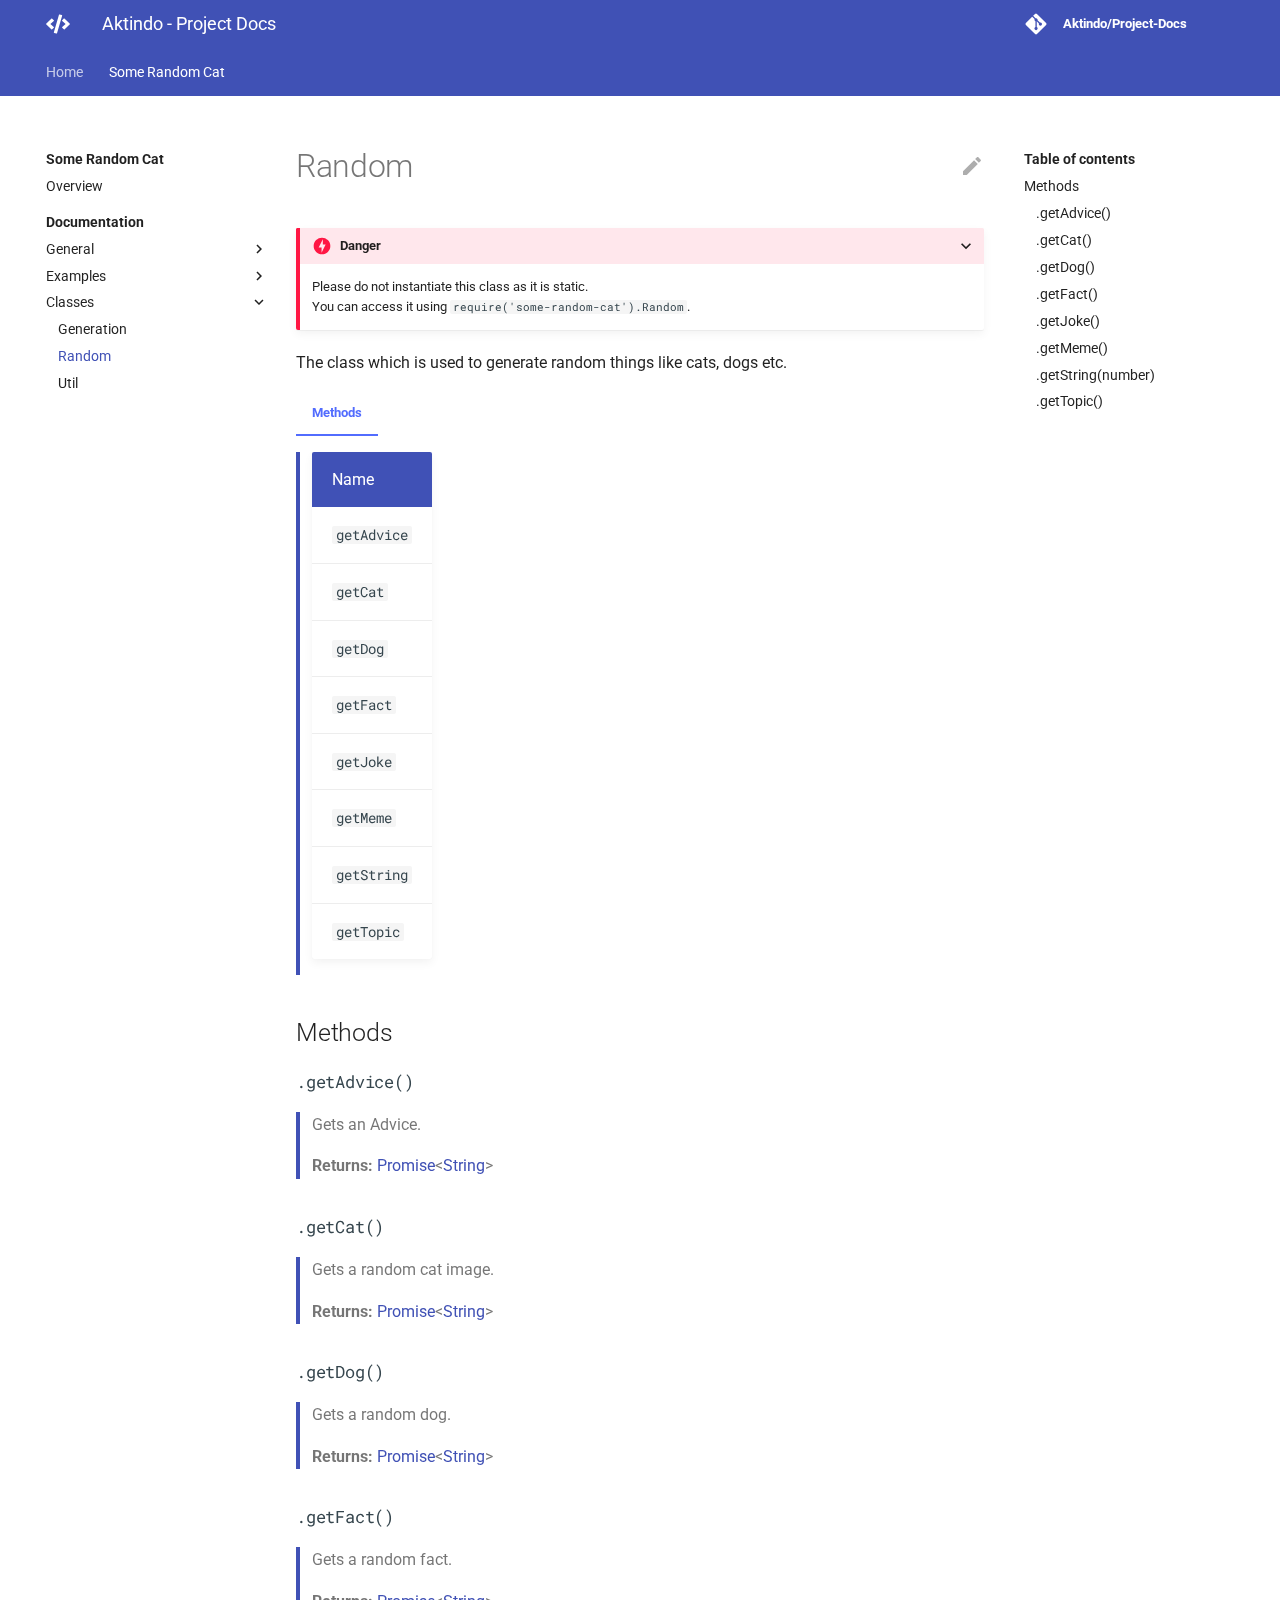
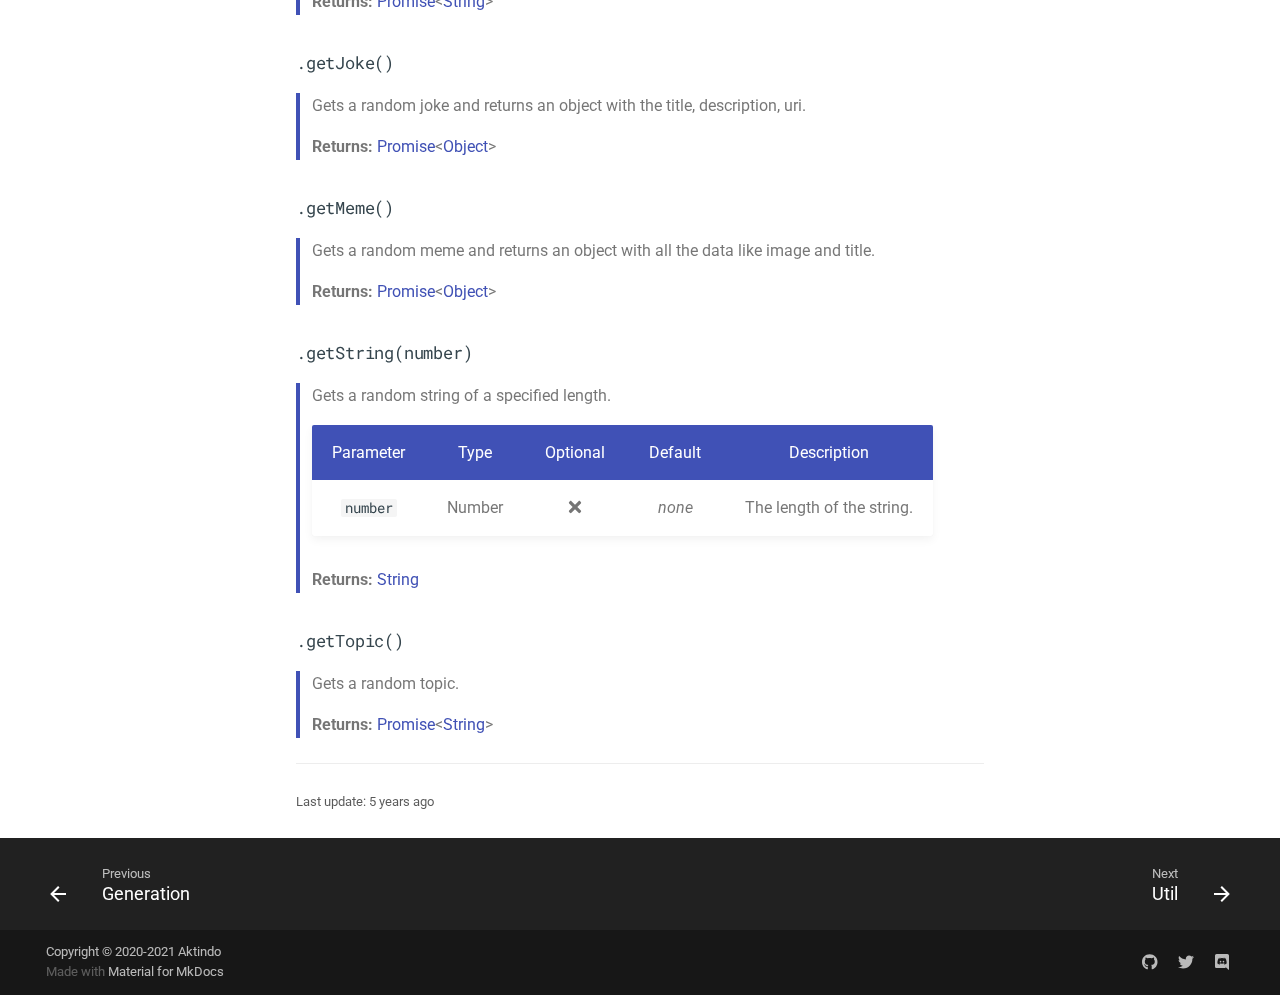
<file: some-random-cat/documentation/classes/random/index.html>
<!doctype html>
<html lang="en" class="no-js">
  <head>
    
      <meta charset="utf-8">
      <meta name="viewport" content="width=device-width,initial-scale=1">
      
        <meta name="description" content="An all in one place to view and learn more about Aktindo's projects.">
      
      
      
        <meta name="author" content="Aktindo">
      
      
        <link rel="canonical" href="https://aktindo.thedev.id/Project-Docs/some-random-cat/documentation/classes/random/">
      
      <link rel="shortcut icon" href="../../../../assets/images/my-favicon.svg">
      <meta name="generator" content="mkdocs-1.1.2, mkdocs-material-6.2.8">
    
    
      
        <title>Random - Aktindo - Project Docs</title>
      
    
    
      <link rel="stylesheet" href="../../../../assets/stylesheets/main.cb6bc1d0.min.css">
      
        
        <link rel="stylesheet" href="../../../../assets/stylesheets/palette.39b8e14a.min.css">
        
          
          
          <meta name="theme-color" content="#4051b5">
        
      
    
    
    
      
        
        <link rel="preconnect" href="https://fonts.gstatic.com" crossorigin>
        <link rel="stylesheet" href="https://fonts.googleapis.com/css?family=Roboto:300,400,400i,700%7CRoboto+Mono&display=fallback">
        <style>body,input{font-family:"Roboto",-apple-system,BlinkMacSystemFont,Helvetica,Arial,sans-serif}code,kbd,pre{font-family:"Roboto Mono",SFMono-Regular,Consolas,Menlo,monospace}</style>
      
    
    
    
      <link rel="stylesheet" href="../../../../css/timeago.css">
    
      <link rel="stylesheet" href="../../../../assets/stylesheets/extra.css">
    
    
      
    
    
  </head>
  
  
    
    
    
    
    
    <body dir="ltr" data-md-color-scheme="" data-md-color-primary="indigo" data-md-color-accent="indigo">
      
  
    
    <input class="md-toggle" data-md-toggle="drawer" type="checkbox" id="__drawer" autocomplete="off">
    <input class="md-toggle" data-md-toggle="search" type="checkbox" id="__search" autocomplete="off">
    <label class="md-overlay" for="__drawer"></label>
    <div data-md-component="skip">
      
        
        <a href="#methods" class="md-skip">
          Skip to content
        </a>
      
    </div>
    <div data-md-component="announce">
      
    </div>
    
      

<header class="md-header" data-md-component="header">
  <nav class="md-header-nav md-grid" aria-label="Header">
    <a href="https://aktindo.thedev.id/Project-Docs" title="Aktindo - Project Docs" class="md-header-nav__button md-logo" aria-label="Aktindo - Project Docs">
      
  
  <svg xmlns="http://www.w3.org/2000/svg" viewBox="0 0 640 512"><path d="M278.9 511.5l-61-17.7c-6.4-1.8-10-8.5-8.2-14.9L346.2 8.7c1.8-6.4 8.5-10 14.9-8.2l61 17.7c6.4 1.8 10 8.5 8.2 14.9L293.8 503.3c-1.9 6.4-8.5 10.1-14.9 8.2zm-114-112.2l43.5-46.4c4.6-4.9 4.3-12.7-.8-17.2L117 256l90.6-79.7c5.1-4.5 5.5-12.3.8-17.2l-43.5-46.4c-4.5-4.8-12.1-5.1-17-.5L3.8 247.2c-5.1 4.7-5.1 12.8 0 17.5l144.1 135.1c4.9 4.6 12.5 4.4 17-.5zm327.2.6l144.1-135.1c5.1-4.7 5.1-12.8 0-17.5L492.1 112.1c-4.8-4.5-12.4-4.3-17 .5L431.6 159c-4.6 4.9-4.3 12.7.8 17.2L523 256l-90.6 79.7c-5.1 4.5-5.5 12.3-.8 17.2l43.5 46.4c4.5 4.9 12.1 5.1 17 .6z"/></svg>

    </a>
    <label class="md-header-nav__button md-icon" for="__drawer">
      <svg xmlns="http://www.w3.org/2000/svg" viewBox="0 0 24 24"><path d="M3 6h18v2H3V6m0 5h18v2H3v-2m0 5h18v2H3v-2z"/></svg>
    </label>
    <div class="md-header-nav__title" data-md-component="header-title">
      <div class="md-header-nav__ellipsis">
        <div class="md-header-nav__topic">
          <span class="md-ellipsis">
            Aktindo - Project Docs
          </span>
        </div>
        <div class="md-header-nav__topic">
          <span class="md-ellipsis">
            
              Random
            
          </span>
        </div>
      </div>
    </div>
    
    
      <div class="md-header-nav__source">
        
<a href="https://github.com/Aktindo/Project-Docs/" title="Go to repository" class="md-source">
  <div class="md-source__icon md-icon">
    
    <svg xmlns="http://www.w3.org/2000/svg" viewBox="0 0 448 512"><path d="M439.55 236.05L244 40.45a28.87 28.87 0 00-40.81 0l-40.66 40.63 51.52 51.52c27.06-9.14 52.68 16.77 43.39 43.68l49.66 49.66c34.23-11.8 61.18 31 35.47 56.69-26.49 26.49-70.21-2.87-56-37.34L240.22 199v121.85c25.3 12.54 22.26 41.85 9.08 55a34.34 34.34 0 01-48.55 0c-17.57-17.6-11.07-46.91 11.25-56v-123c-20.8-8.51-24.6-30.74-18.64-45L142.57 101 8.45 235.14a28.86 28.86 0 000 40.81l195.61 195.6a28.86 28.86 0 0040.8 0l194.69-194.69a28.86 28.86 0 000-40.81z"/></svg>
  </div>
  <div class="md-source__repository">
    Aktindo/Project-Docs
  </div>
</a>
      </div>
    
  </nav>
</header>
    
    <div class="md-container" data-md-component="container">
      
      
        
          
<nav class="md-tabs" aria-label="Tabs" data-md-component="tabs">
  <div class="md-tabs__inner md-grid">
    <ul class="md-tabs__list">
      
        
  
  


  
  
  
    <li class="md-tabs__item">
      <a href="../../../.." class="md-tabs__link">
        Home
      </a>
    </li>
  

      
        
  
  
    
  


  
  
  
    <li class="md-tabs__item">
      <a href="../../../overview/" class="md-tabs__link md-tabs__link--active">
        Some Random Cat
      </a>
    </li>
  

      
    </ul>
  </div>
</nav>
        
      
      <main class="md-main" data-md-component="main">
        <div class="md-main__inner md-grid">
          
            
              
              <div class="md-sidebar md-sidebar--primary" data-md-component="navigation" >
                <div class="md-sidebar__scrollwrap">
                  <div class="md-sidebar__inner">
                    



  


<nav class="md-nav md-nav--primary md-nav--lifted" aria-label="Navigation" data-md-level="0">
  <label class="md-nav__title" for="__drawer">
    <a href="https://aktindo.thedev.id/Project-Docs" title="Aktindo - Project Docs" class="md-nav__button md-logo" aria-label="Aktindo - Project Docs">
      
  
  <svg xmlns="http://www.w3.org/2000/svg" viewBox="0 0 640 512"><path d="M278.9 511.5l-61-17.7c-6.4-1.8-10-8.5-8.2-14.9L346.2 8.7c1.8-6.4 8.5-10 14.9-8.2l61 17.7c6.4 1.8 10 8.5 8.2 14.9L293.8 503.3c-1.9 6.4-8.5 10.1-14.9 8.2zm-114-112.2l43.5-46.4c4.6-4.9 4.3-12.7-.8-17.2L117 256l90.6-79.7c5.1-4.5 5.5-12.3.8-17.2l-43.5-46.4c-4.5-4.8-12.1-5.1-17-.5L3.8 247.2c-5.1 4.7-5.1 12.8 0 17.5l144.1 135.1c4.9 4.6 12.5 4.4 17-.5zm327.2.6l144.1-135.1c5.1-4.7 5.1-12.8 0-17.5L492.1 112.1c-4.8-4.5-12.4-4.3-17 .5L431.6 159c-4.6 4.9-4.3 12.7.8 17.2L523 256l-90.6 79.7c-5.1 4.5-5.5 12.3-.8 17.2l43.5 46.4c4.5 4.9 12.1 5.1 17 .6z"/></svg>

    </a>
    Aktindo - Project Docs
  </label>
  
    <div class="md-nav__source">
      
<a href="https://github.com/Aktindo/Project-Docs/" title="Go to repository" class="md-source">
  <div class="md-source__icon md-icon">
    
    <svg xmlns="http://www.w3.org/2000/svg" viewBox="0 0 448 512"><path d="M439.55 236.05L244 40.45a28.87 28.87 0 00-40.81 0l-40.66 40.63 51.52 51.52c27.06-9.14 52.68 16.77 43.39 43.68l49.66 49.66c34.23-11.8 61.18 31 35.47 56.69-26.49 26.49-70.21-2.87-56-37.34L240.22 199v121.85c25.3 12.54 22.26 41.85 9.08 55a34.34 34.34 0 01-48.55 0c-17.57-17.6-11.07-46.91 11.25-56v-123c-20.8-8.51-24.6-30.74-18.64-45L142.57 101 8.45 235.14a28.86 28.86 0 000 40.81l195.61 195.6a28.86 28.86 0 0040.8 0l194.69-194.69a28.86 28.86 0 000-40.81z"/></svg>
  </div>
  <div class="md-source__repository">
    Aktindo/Project-Docs
  </div>
</a>
    </div>
  
  <ul class="md-nav__list" data-md-scrollfix>
    
      
      
      

  
  
  
    
    <li class="md-nav__item md-nav__item--nested">
      
      
        <input class="md-nav__toggle md-toggle" data-md-toggle="nav-1" type="checkbox" id="nav-1" >
      
      <label class="md-nav__link" for="nav-1">
        Home
        <span class="md-nav__icon md-icon"></span>
      </label>
      <nav class="md-nav" aria-label="Home" data-md-level="1">
        <label class="md-nav__title" for="nav-1">
          <span class="md-nav__icon md-icon"></span>
          Home
        </label>
        <ul class="md-nav__list" data-md-scrollfix>
          
          
            
  
  
  
    <li class="md-nav__item">
      <a href="../../../.." class="md-nav__link">
        Overview
      </a>
    </li>
  

          
        </ul>
      </nav>
    </li>
  

    
      
      
      

  
  
    
  
  
    
    <li class="md-nav__item md-nav__item--active md-nav__item--nested">
      
      
        <input class="md-nav__toggle md-toggle" data-md-toggle="nav-2" type="checkbox" id="nav-2" checked>
      
      <label class="md-nav__link" for="nav-2">
        Some Random Cat
        <span class="md-nav__icon md-icon"></span>
      </label>
      <nav class="md-nav" aria-label="Some Random Cat" data-md-level="1">
        <label class="md-nav__title" for="nav-2">
          <span class="md-nav__icon md-icon"></span>
          Some Random Cat
        </label>
        <ul class="md-nav__list" data-md-scrollfix>
          
          
            
  
  
  
    <li class="md-nav__item">
      <a href="../../../overview/" class="md-nav__link">
        Overview
      </a>
    </li>
  

          
            
  
  
    
  
  
    
      
    
    <li class="md-nav__item md-nav__item--active md-nav__item--section md-nav__item--nested">
      
      
        <input class="md-nav__toggle md-toggle" data-md-toggle="nav-2-2" type="checkbox" id="nav-2-2" checked>
      
      <label class="md-nav__link" for="nav-2-2">
        Documentation
        <span class="md-nav__icon md-icon"></span>
      </label>
      <nav class="md-nav" aria-label="Documentation" data-md-level="2">
        <label class="md-nav__title" for="nav-2-2">
          <span class="md-nav__icon md-icon"></span>
          Documentation
        </label>
        <ul class="md-nav__list" data-md-scrollfix>
          
          
            
  
  
  
    
    <li class="md-nav__item md-nav__item--nested">
      
      
        <input class="md-nav__toggle md-toggle" data-md-toggle="nav-2-2-1" type="checkbox" id="nav-2-2-1" >
      
      <label class="md-nav__link" for="nav-2-2-1">
        General
        <span class="md-nav__icon md-icon"></span>
      </label>
      <nav class="md-nav" aria-label="General" data-md-level="3">
        <label class="md-nav__title" for="nav-2-2-1">
          <span class="md-nav__icon md-icon"></span>
          General
        </label>
        <ul class="md-nav__list" data-md-scrollfix>
          
          
            
  
  
  
    <li class="md-nav__item">
      <a href="../../general/getting-started/" class="md-nav__link">
        Getting Started
      </a>
    </li>
  

          
            
  
  
  
    <li class="md-nav__item">
      <a href="../../general/updates/" class="md-nav__link">
        Updates
      </a>
    </li>
  

          
        </ul>
      </nav>
    </li>
  

          
            
  
  
  
    
    <li class="md-nav__item md-nav__item--nested">
      
      
        <input class="md-nav__toggle md-toggle" data-md-toggle="nav-2-2-2" type="checkbox" id="nav-2-2-2" >
      
      <label class="md-nav__link" for="nav-2-2-2">
        Examples
        <span class="md-nav__icon md-icon"></span>
      </label>
      <nav class="md-nav" aria-label="Examples" data-md-level="3">
        <label class="md-nav__title" for="nav-2-2-2">
          <span class="md-nav__icon md-icon"></span>
          Examples
        </label>
        <ul class="md-nav__list" data-md-scrollfix>
          
          
            
  
  
  
    <li class="md-nav__item">
      <a href="../../examples/random-cat/" class="md-nav__link">
        Random Cat
      </a>
    </li>
  

          
            
  
  
  
    <li class="md-nav__item">
      <a href="../../examples/random-joke/" class="md-nav__link">
        Random Joke
      </a>
    </li>
  

          
        </ul>
      </nav>
    </li>
  

          
            
  
  
    
  
  
    
    <li class="md-nav__item md-nav__item--active md-nav__item--nested">
      
      
        <input class="md-nav__toggle md-toggle" data-md-toggle="nav-2-2-3" type="checkbox" id="nav-2-2-3" checked>
      
      <label class="md-nav__link" for="nav-2-2-3">
        Classes
        <span class="md-nav__icon md-icon"></span>
      </label>
      <nav class="md-nav" aria-label="Classes" data-md-level="3">
        <label class="md-nav__title" for="nav-2-2-3">
          <span class="md-nav__icon md-icon"></span>
          Classes
        </label>
        <ul class="md-nav__list" data-md-scrollfix>
          
          
            
  
  
  
    <li class="md-nav__item">
      <a href="../generation/" class="md-nav__link">
        Generation
      </a>
    </li>
  

          
            
  
  
    
  
  
    <li class="md-nav__item md-nav__item--active">
      
      <input class="md-nav__toggle md-toggle" data-md-toggle="toc" type="checkbox" id="__toc">
      
      
        <label class="md-nav__link md-nav__link--active" for="__toc">
          Random
          <span class="md-nav__icon md-icon"></span>
        </label>
      
      <a href="./" class="md-nav__link md-nav__link--active">
        Random
      </a>
      
        
<nav class="md-nav md-nav--secondary" aria-label="Table of contents">
  
  
  
    <label class="md-nav__title" for="__toc">
      <span class="md-nav__icon md-icon"></span>
      Table of contents
    </label>
    <ul class="md-nav__list" data-md-scrollfix>
      
        <li class="md-nav__item">
  <a href="#methods" class="md-nav__link">
    Methods
  </a>
  
    <nav class="md-nav" aria-label="Methods">
      <ul class="md-nav__list">
        
          <li class="md-nav__item">
  <a href="#getadvice" class="md-nav__link">
    .getAdvice()
  </a>
  
</li>
        
          <li class="md-nav__item">
  <a href="#getcat" class="md-nav__link">
    .getCat()
  </a>
  
</li>
        
          <li class="md-nav__item">
  <a href="#getdog" class="md-nav__link">
    .getDog()
  </a>
  
</li>
        
          <li class="md-nav__item">
  <a href="#getfact" class="md-nav__link">
    .getFact()
  </a>
  
</li>
        
          <li class="md-nav__item">
  <a href="#getjoke" class="md-nav__link">
    .getJoke()
  </a>
  
</li>
        
          <li class="md-nav__item">
  <a href="#getmeme" class="md-nav__link">
    .getMeme()
  </a>
  
</li>
        
          <li class="md-nav__item">
  <a href="#getstringnumber" class="md-nav__link">
    .getString(number)
  </a>
  
</li>
        
          <li class="md-nav__item">
  <a href="#gettopic" class="md-nav__link">
    .getTopic()
  </a>
  
</li>
        
      </ul>
    </nav>
  
</li>
      
    </ul>
  
</nav>
      
    </li>
  

          
            
  
  
  
    <li class="md-nav__item">
      <a href="../util/" class="md-nav__link">
        Util
      </a>
    </li>
  

          
        </ul>
      </nav>
    </li>
  

          
        </ul>
      </nav>
    </li>
  

          
        </ul>
      </nav>
    </li>
  

    
  </ul>
</nav>
                  </div>
                </div>
              </div>
            
            
              
              <div class="md-sidebar md-sidebar--secondary" data-md-component="toc" >
                <div class="md-sidebar__scrollwrap">
                  <div class="md-sidebar__inner">
                    
<nav class="md-nav md-nav--secondary" aria-label="Table of contents">
  
  
  
    <label class="md-nav__title" for="__toc">
      <span class="md-nav__icon md-icon"></span>
      Table of contents
    </label>
    <ul class="md-nav__list" data-md-scrollfix>
      
        <li class="md-nav__item">
  <a href="#methods" class="md-nav__link">
    Methods
  </a>
  
    <nav class="md-nav" aria-label="Methods">
      <ul class="md-nav__list">
        
          <li class="md-nav__item">
  <a href="#getadvice" class="md-nav__link">
    .getAdvice()
  </a>
  
</li>
        
          <li class="md-nav__item">
  <a href="#getcat" class="md-nav__link">
    .getCat()
  </a>
  
</li>
        
          <li class="md-nav__item">
  <a href="#getdog" class="md-nav__link">
    .getDog()
  </a>
  
</li>
        
          <li class="md-nav__item">
  <a href="#getfact" class="md-nav__link">
    .getFact()
  </a>
  
</li>
        
          <li class="md-nav__item">
  <a href="#getjoke" class="md-nav__link">
    .getJoke()
  </a>
  
</li>
        
          <li class="md-nav__item">
  <a href="#getmeme" class="md-nav__link">
    .getMeme()
  </a>
  
</li>
        
          <li class="md-nav__item">
  <a href="#getstringnumber" class="md-nav__link">
    .getString(number)
  </a>
  
</li>
        
          <li class="md-nav__item">
  <a href="#gettopic" class="md-nav__link">
    .getTopic()
  </a>
  
</li>
        
      </ul>
    </nav>
  
</li>
      
    </ul>
  
</nav>
                  </div>
                </div>
              </div>
            
          
          <div class="md-content">
            <article class="md-content__inner md-typeset">
              
                
                  <a href="https://github.com/Aktindo/Project-Docs/edit/main/docs/some-random-cat/documentation/classes/random.md" title="Edit this page" class="md-content__button md-icon">
                    <svg xmlns="http://www.w3.org/2000/svg" viewBox="0 0 24 24"><path d="M20.71 7.04c.39-.39.39-1.04 0-1.41l-2.34-2.34c-.37-.39-1.02-.39-1.41 0l-1.84 1.83 3.75 3.75M3 17.25V21h3.75L17.81 9.93l-3.75-3.75L3 17.25z"/></svg>
                  </a>
                
                
                  <h1>Random</h1>
                
                <details class="danger" open="open"><summary>Danger</summary><p>Please do not instantiate this class as it is static.<br />
You can access it using <code>require('some-random-cat').Random</code>.</p>
</details>
<p>The class which is used to generate random things like cats, dogs etc.</p>
<div class="tabbed-set" data-tabs="1:1"><input checked="checked" id="__tabbed_1_1" name="__tabbed_1" type="radio" /><label for="__tabbed_1_1">Methods</label><div class="tabbed-content"></div>
</div>
<blockquote>
<table>
<thead>
<tr>
<th align="left">Name</th>
</tr>
</thead>
<tbody>
<tr>
<td align="left"><code>getAdvice</code></td>
</tr>
<tr>
<td align="left"><code>getCat</code></td>
</tr>
<tr>
<td align="left"><code>getDog</code></td>
</tr>
<tr>
<td align="left"><code>getFact</code></td>
</tr>
<tr>
<td align="left"><code>getJoke</code></td>
</tr>
<tr>
<td align="left"><code>getMeme</code></td>
</tr>
<tr>
<td align="left"><code>getString</code></td>
</tr>
<tr>
<td align="left"><code>getTopic</code></td>
</tr>
</tbody>
</table>
</blockquote>
<h2 id="methods">Methods<a class="headerlink" href="#methods" title="Permanent link">&para;</a></h2>
<h3 id="getadvice"><code>.getAdvice()</code><a class="headerlink" href="#getadvice" title="Permanent link">&para;</a></h3>
<blockquote>
<p>Gets an Advice.</p>
<p><strong>Returns:</strong> <a href="https://developer.mozilla.org/en-US/docs/Web/JavaScript/Reference/Global_Objects/Promise">Promise</a>&lt;<a href="https://developer.mozilla.org/en-US/docs/Web/JavaScript/Reference/Global_Objects/String">String</a>&gt;</p>
</blockquote>
<h3 id="getcat"><code>.getCat()</code><a class="headerlink" href="#getcat" title="Permanent link">&para;</a></h3>
<blockquote>
<p>Gets a random cat image.</p>
<p><strong>Returns:</strong> <a href="https://developer.mozilla.org/en-US/docs/Web/JavaScript/Reference/Global_Objects/Promise">Promise</a>&lt;<a href="https://developer.mozilla.org/en-US/docs/Web/JavaScript/Reference/Global_Objects/String">String</a>&gt;</p>
</blockquote>
<h3 id="getdog"><code>.getDog()</code><a class="headerlink" href="#getdog" title="Permanent link">&para;</a></h3>
<blockquote>
<p>Gets a random dog.</p>
<p><strong>Returns:</strong> <a href="https://developer.mozilla.org/en-US/docs/Web/JavaScript/Reference/Global_Objects/Promise">Promise</a>&lt;<a href="https://developer.mozilla.org/en-US/docs/Web/JavaScript/Reference/Global_Objects/String">String</a>&gt;</p>
</blockquote>
<h3 id="getfact"><code>.getFact()</code><a class="headerlink" href="#getfact" title="Permanent link">&para;</a></h3>
<blockquote>
<p>Gets a random fact.</p>
<p><strong>Returns:</strong> <a href="https://developer.mozilla.org/en-US/docs/Web/JavaScript/Reference/Global_Objects/Promise">Promise</a>&lt;<a href="https://developer.mozilla.org/en-US/docs/Web/JavaScript/Reference/Global_Objects/String">String</a>&gt;</p>
</blockquote>
<h3 id="getjoke"><code>.getJoke()</code><a class="headerlink" href="#getjoke" title="Permanent link">&para;</a></h3>
<blockquote>
<p>Gets a random joke and returns an object with the title, description, uri.</p>
<p><strong>Returns:</strong> <a href="https://developer.mozilla.org/en-US/docs/Web/JavaScript/Reference/Global_Objects/Promise">Promise</a>&lt;<a href="https://developer.mozilla.org/en-US/docs/Web/JavaScript/Reference/Global_Objects/Object">Object</a>&gt;</p>
</blockquote>
<h3 id="getmeme"><code>.getMeme()</code><a class="headerlink" href="#getmeme" title="Permanent link">&para;</a></h3>
<blockquote>
<p>Gets a random meme and returns an object with all the data like image and title.</p>
<p><strong>Returns:</strong> <a href="https://developer.mozilla.org/en-US/docs/Web/JavaScript/Reference/Global_Objects/Promise">Promise</a>&lt;<a href="https://developer.mozilla.org/en-US/docs/Web/JavaScript/Reference/Global_Objects/Object">Object</a>&gt;</p>
</blockquote>
<h3 id="getstringnumber"><code>.getString(number)</code><a class="headerlink" href="#getstringnumber" title="Permanent link">&para;</a></h3>
<blockquote>
<p>Gets a random string of a specified length.</p>
<table>
<thead>
<tr>
<th align="center">Parameter</th>
<th align="center">Type</th>
<th align="center">Optional</th>
<th align="center">Default</th>
<th align="center">Description</th>
</tr>
</thead>
<tbody>
<tr>
<td align="center"><code>number</code></td>
<td align="center">Number</td>
<td align="center"><span class="twemoji"><svg xmlns="http://www.w3.org/2000/svg" viewBox="0 0 352 512"><path d="M242.72 256l100.07-100.07c12.28-12.28 12.28-32.19 0-44.48l-22.24-22.24c-12.28-12.28-32.19-12.28-44.48 0L176 189.28 75.93 89.21c-12.28-12.28-32.19-12.28-44.48 0L9.21 111.45c-12.28 12.28-12.28 32.19 0 44.48L109.28 256 9.21 356.07c-12.28 12.28-12.28 32.19 0 44.48l22.24 22.24c12.28 12.28 32.2 12.28 44.48 0L176 322.72l100.07 100.07c12.28 12.28 32.2 12.28 44.48 0l22.24-22.24c12.28-12.28 12.28-32.19 0-44.48L242.72 256z"/></svg></span></td>
<td align="center"><em>none</em></td>
<td align="center">The length of the string.</td>
</tr>
</tbody>
</table>
<p><strong>Returns:</strong> <a href="https://developer.mozilla.org/en-US/docs/Web/JavaScript/Reference/Global_Objects/String">String</a></p>
</blockquote>
<h3 id="gettopic"><code>.getTopic()</code><a class="headerlink" href="#gettopic" title="Permanent link">&para;</a></h3>
<blockquote>
<p>Gets a random topic.</p>
<p><strong>Returns:</strong> <a href="https://developer.mozilla.org/en-US/docs/Web/JavaScript/Reference/Global_Objects/Promise">Promise</a>&lt;<a href="https://developer.mozilla.org/en-US/docs/Web/JavaScript/Reference/Global_Objects/Object">String</a>&gt;</p>
</blockquote>
                
                  
                    

<hr>
<div class="md-source-date">
  <small>
    
      Last update: <span class="git-revision-date-localized-plugin git-revision-date-localized-plugin-timeago"><span class="timeago" datetime="2021-02-10T06:51:41+00:00" locale="en"></span></span><span class="git-revision-date-localized-plugin git-revision-date-localized-plugin-iso_date">2021-02-10</span>
    
  </small>
</div>
                  
                
              
              
                


              
            </article>
          </div>
        </div>
      </main>
      
        
<footer class="md-footer">
  
    <div class="md-footer-nav">
      <nav class="md-footer-nav__inner md-grid" aria-label="Footer">
        
          <a href="../generation/" class="md-footer-nav__link md-footer-nav__link--prev" rel="prev">
            <div class="md-footer-nav__button md-icon">
              <svg xmlns="http://www.w3.org/2000/svg" viewBox="0 0 24 24"><path d="M20 11v2H8l5.5 5.5-1.42 1.42L4.16 12l7.92-7.92L13.5 5.5 8 11h12z"/></svg>
            </div>
            <div class="md-footer-nav__title">
              <div class="md-ellipsis">
                <span class="md-footer-nav__direction">
                  Previous
                </span>
                Generation
              </div>
            </div>
          </a>
        
        
          <a href="../util/" class="md-footer-nav__link md-footer-nav__link--next" rel="next">
            <div class="md-footer-nav__title">
              <div class="md-ellipsis">
                <span class="md-footer-nav__direction">
                  Next
                </span>
                Util
              </div>
            </div>
            <div class="md-footer-nav__button md-icon">
              <svg xmlns="http://www.w3.org/2000/svg" viewBox="0 0 24 24"><path d="M4 11v2h12l-5.5 5.5 1.42 1.42L19.84 12l-7.92-7.92L10.5 5.5 16 11H4z"/></svg>
            </div>
          </a>
        
      </nav>
    </div>
  
  <div class="md-footer-meta md-typeset">
    <div class="md-footer-meta__inner md-grid">
      <div class="md-footer-copyright">
        
          <div class="md-footer-copyright__highlight">
            Copyright &copy; 2020-2021 Aktindo
          </div>
        
        Made with
        <a href="https://squidfunk.github.io/mkdocs-material/" target="_blank" rel="noopener">
          Material for MkDocs
        </a>
      </div>
      
  <div class="md-footer-social">
    
      
      
        
        
      
      <a href="https://github.com/Aktindo" target="_blank" rel="noopener" title="github.com" class="md-footer-social__link">
        <svg xmlns="http://www.w3.org/2000/svg" viewBox="0 0 496 512"><path d="M165.9 397.4c0 2-2.3 3.6-5.2 3.6-3.3.3-5.6-1.3-5.6-3.6 0-2 2.3-3.6 5.2-3.6 3-.3 5.6 1.3 5.6 3.6zm-31.1-4.5c-.7 2 1.3 4.3 4.3 4.9 2.6 1 5.6 0 6.2-2s-1.3-4.3-4.3-5.2c-2.6-.7-5.5.3-6.2 2.3zm44.2-1.7c-2.9.7-4.9 2.6-4.6 4.9.3 2 2.9 3.3 5.9 2.6 2.9-.7 4.9-2.6 4.6-4.6-.3-1.9-3-3.2-5.9-2.9zM244.8 8C106.1 8 0 113.3 0 252c0 110.9 69.8 205.8 169.5 239.2 12.8 2.3 17.3-5.6 17.3-12.1 0-6.2-.3-40.4-.3-61.4 0 0-70 15-84.7-29.8 0 0-11.4-29.1-27.8-36.6 0 0-22.9-15.7 1.6-15.4 0 0 24.9 2 38.6 25.8 21.9 38.6 58.6 27.5 72.9 20.9 2.3-16 8.8-27.1 16-33.7-55.9-6.2-112.3-14.3-112.3-110.5 0-27.5 7.6-41.3 23.6-58.9-2.6-6.5-11.1-33.3 2.6-67.9 20.9-6.5 69 27 69 27 20-5.6 41.5-8.5 62.8-8.5s42.8 2.9 62.8 8.5c0 0 48.1-33.6 69-27 13.7 34.7 5.2 61.4 2.6 67.9 16 17.7 25.8 31.5 25.8 58.9 0 96.5-58.9 104.2-114.8 110.5 9.2 7.9 17 22.9 17 46.4 0 33.7-.3 75.4-.3 83.6 0 6.5 4.6 14.4 17.3 12.1C428.2 457.8 496 362.9 496 252 496 113.3 383.5 8 244.8 8zM97.2 352.9c-1.3 1-1 3.3.7 5.2 1.6 1.6 3.9 2.3 5.2 1 1.3-1 1-3.3-.7-5.2-1.6-1.6-3.9-2.3-5.2-1zm-10.8-8.1c-.7 1.3.3 2.9 2.3 3.9 1.6 1 3.6.7 4.3-.7.7-1.3-.3-2.9-2.3-3.9-2-.6-3.6-.3-4.3.7zm32.4 35.6c-1.6 1.3-1 4.3 1.3 6.2 2.3 2.3 5.2 2.6 6.5 1 1.3-1.3.7-4.3-1.3-6.2-2.2-2.3-5.2-2.6-6.5-1zm-11.4-14.7c-1.6 1-1.6 3.6 0 5.9 1.6 2.3 4.3 3.3 5.6 2.3 1.6-1.3 1.6-3.9 0-6.2-1.4-2.3-4-3.3-5.6-2z"/></svg>
      </a>
    
      
      
        
        
      
      <a href="https://twitter.com/aktindo" target="_blank" rel="noopener" title="twitter.com" class="md-footer-social__link">
        <svg xmlns="http://www.w3.org/2000/svg" viewBox="0 0 512 512"><path d="M459.37 151.716c.325 4.548.325 9.097.325 13.645 0 138.72-105.583 298.558-298.558 298.558-59.452 0-114.68-17.219-161.137-47.106 8.447.974 16.568 1.299 25.34 1.299 49.055 0 94.213-16.568 130.274-44.832-46.132-.975-84.792-31.188-98.112-72.772 6.498.974 12.995 1.624 19.818 1.624 9.421 0 18.843-1.3 27.614-3.573-48.081-9.747-84.143-51.98-84.143-102.985v-1.299c13.969 7.797 30.214 12.67 47.431 13.319-28.264-18.843-46.781-51.005-46.781-87.391 0-19.492 5.197-37.36 14.294-52.954 51.655 63.675 129.3 105.258 216.365 109.807-1.624-7.797-2.599-15.918-2.599-24.04 0-57.828 46.782-104.934 104.934-104.934 30.213 0 57.502 12.67 76.67 33.137 23.715-4.548 46.456-13.32 66.599-25.34-7.798 24.366-24.366 44.833-46.132 57.827 21.117-2.273 41.584-8.122 60.426-16.243-14.292 20.791-32.161 39.308-52.628 54.253z"/></svg>
      </a>
    
      
      
        
        
      
      <a href="https://discord.gg/6g297Usrsn" target="_blank" rel="noopener" title="discord.gg" class="md-footer-social__link">
        <svg xmlns="http://www.w3.org/2000/svg" viewBox="0 0 448 512"><path d="M297.216 243.2c0 15.616-11.52 28.416-26.112 28.416-14.336 0-26.112-12.8-26.112-28.416s11.52-28.416 26.112-28.416c14.592 0 26.112 12.8 26.112 28.416zm-119.552-28.416c-14.592 0-26.112 12.8-26.112 28.416s11.776 28.416 26.112 28.416c14.592 0 26.112-12.8 26.112-28.416.256-15.616-11.52-28.416-26.112-28.416zM448 52.736V512c-64.494-56.994-43.868-38.128-118.784-107.776l13.568 47.36H52.48C23.552 451.584 0 428.032 0 398.848V52.736C0 23.552 23.552 0 52.48 0h343.04C424.448 0 448 23.552 448 52.736zm-72.96 242.688c0-82.432-36.864-149.248-36.864-149.248-36.864-27.648-71.936-26.88-71.936-26.88l-3.584 4.096c43.52 13.312 63.744 32.512 63.744 32.512-60.811-33.329-132.244-33.335-191.232-7.424-9.472 4.352-15.104 7.424-15.104 7.424s21.248-20.224 67.328-33.536l-2.56-3.072s-35.072-.768-71.936 26.88c0 0-36.864 66.816-36.864 149.248 0 0 21.504 37.12 78.08 38.912 0 0 9.472-11.52 17.152-21.248-32.512-9.728-44.8-30.208-44.8-30.208 3.766 2.636 9.976 6.053 10.496 6.4 43.21 24.198 104.588 32.126 159.744 8.96 8.96-3.328 18.944-8.192 29.44-15.104 0 0-12.8 20.992-46.336 30.464 7.68 9.728 16.896 20.736 16.896 20.736 56.576-1.792 78.336-38.912 78.336-38.912z"/></svg>
      </a>
    
  </div>

    </div>
  </div>
</footer>
      
    </div>
    
      <script src="../../../../assets/javascripts/vendor.18f0862e.min.js"></script>
      <script src="../../../../assets/javascripts/bundle.994580cf.min.js"></script><script id="__lang" type="application/json">{"clipboard.copy": "Copy to clipboard", "clipboard.copied": "Copied to clipboard", "search.config.lang": "en", "search.config.pipeline": "trimmer, stopWordFilter", "search.config.separator": "[\\s\\-]+", "search.placeholder": "Search", "search.result.placeholder": "Type to start searching", "search.result.none": "No matching documents", "search.result.one": "1 matching document", "search.result.other": "# matching documents", "search.result.more.one": "1 more on this page", "search.result.more.other": "# more on this page", "search.result.term.missing": "Missing"}</script>
      
      <script>
        app = initialize({
          base: "../../../..",
          features: ['navigation.tabs', 'navigation.sections'],
          search: Object.assign({
            worker: "../../../../assets/javascripts/worker/search.9c0e82ba.min.js"
          }, typeof search !== "undefined" && search)
        })
      </script>
      
        <script src="../../../../js/timeago.min.js"></script>
      
        <script src="../../../../js/timeago_mkdocs_material.js"></script>
      
    
  </body>
</html>
</file>
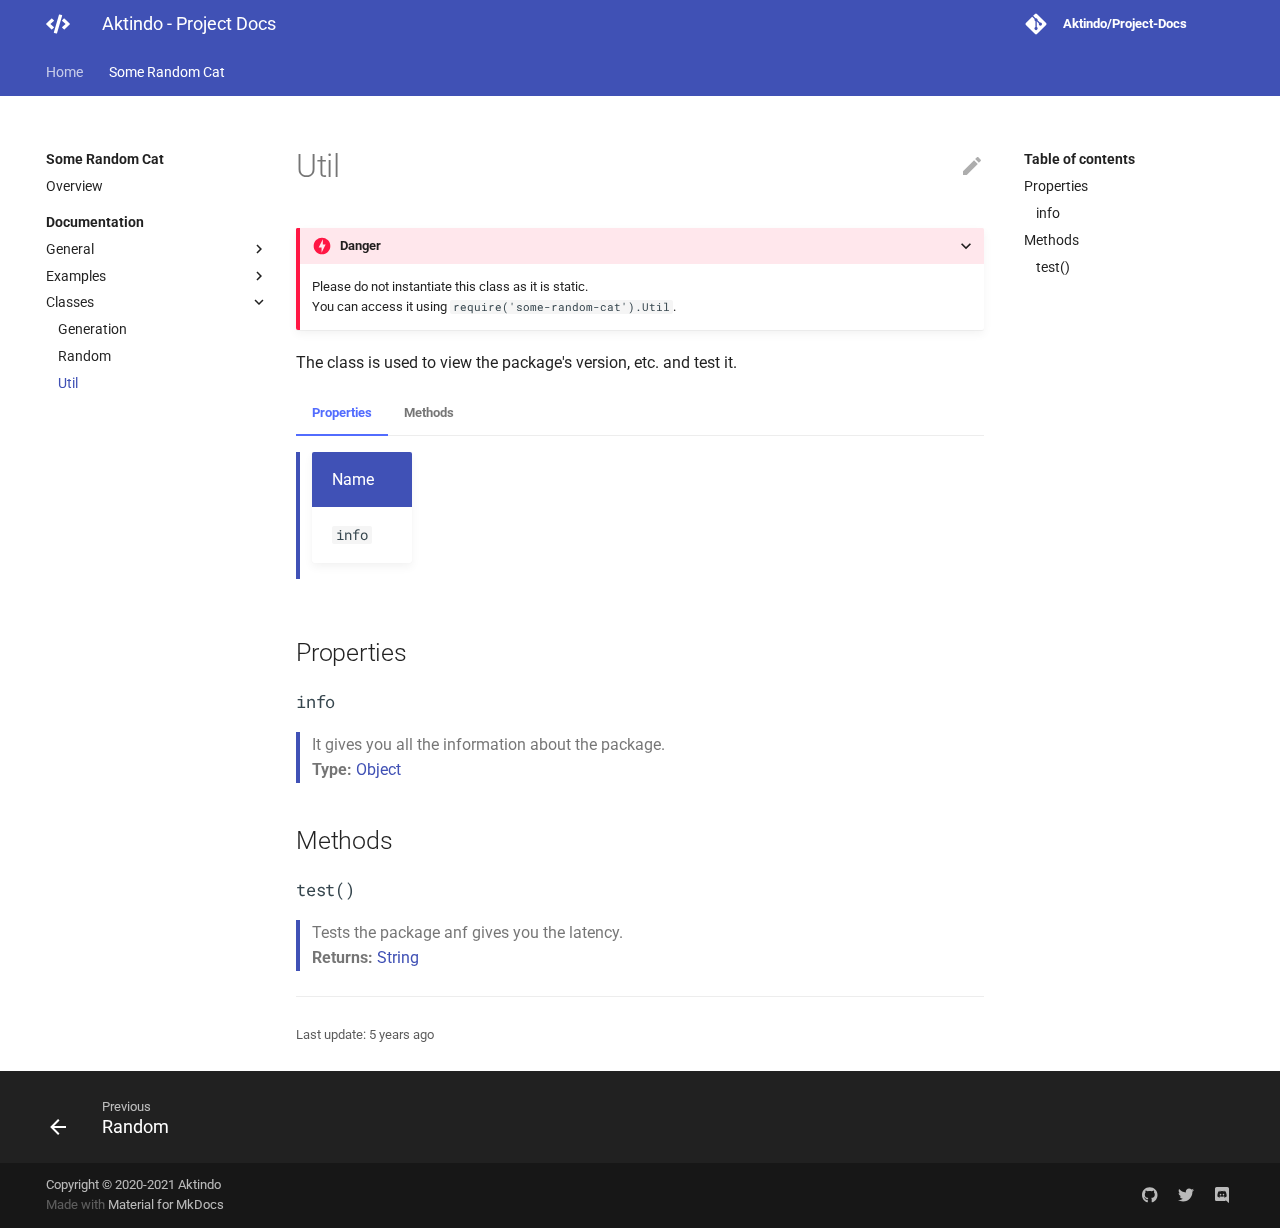
<file: some-random-cat/documentation/classes/util/index.html>
<!doctype html>
<html lang="en" class="no-js">
  <head>
    
      <meta charset="utf-8">
      <meta name="viewport" content="width=device-width,initial-scale=1">
      
        <meta name="description" content="An all in one place to view and learn more about Aktindo's projects.">
      
      
      
        <meta name="author" content="Aktindo">
      
      
        <link rel="canonical" href="https://aktindo.thedev.id/Project-Docs/some-random-cat/documentation/classes/util/">
      
      <link rel="shortcut icon" href="../../../../assets/images/my-favicon.svg">
      <meta name="generator" content="mkdocs-1.1.2, mkdocs-material-6.2.8">
    
    
      
        <title>Util - Aktindo - Project Docs</title>
      
    
    
      <link rel="stylesheet" href="../../../../assets/stylesheets/main.cb6bc1d0.min.css">
      
        
        <link rel="stylesheet" href="../../../../assets/stylesheets/palette.39b8e14a.min.css">
        
          
          
          <meta name="theme-color" content="#4051b5">
        
      
    
    
    
      
        
        <link rel="preconnect" href="https://fonts.gstatic.com" crossorigin>
        <link rel="stylesheet" href="https://fonts.googleapis.com/css?family=Roboto:300,400,400i,700%7CRoboto+Mono&display=fallback">
        <style>body,input{font-family:"Roboto",-apple-system,BlinkMacSystemFont,Helvetica,Arial,sans-serif}code,kbd,pre{font-family:"Roboto Mono",SFMono-Regular,Consolas,Menlo,monospace}</style>
      
    
    
    
      <link rel="stylesheet" href="../../../../css/timeago.css">
    
      <link rel="stylesheet" href="../../../../assets/stylesheets/extra.css">
    
    
      
    
    
  </head>
  
  
    
    
    
    
    
    <body dir="ltr" data-md-color-scheme="" data-md-color-primary="indigo" data-md-color-accent="indigo">
      
  
    
    <input class="md-toggle" data-md-toggle="drawer" type="checkbox" id="__drawer" autocomplete="off">
    <input class="md-toggle" data-md-toggle="search" type="checkbox" id="__search" autocomplete="off">
    <label class="md-overlay" for="__drawer"></label>
    <div data-md-component="skip">
      
        
        <a href="#properties" class="md-skip">
          Skip to content
        </a>
      
    </div>
    <div data-md-component="announce">
      
    </div>
    
      

<header class="md-header" data-md-component="header">
  <nav class="md-header-nav md-grid" aria-label="Header">
    <a href="https://aktindo.thedev.id/Project-Docs" title="Aktindo - Project Docs" class="md-header-nav__button md-logo" aria-label="Aktindo - Project Docs">
      
  
  <svg xmlns="http://www.w3.org/2000/svg" viewBox="0 0 640 512"><path d="M278.9 511.5l-61-17.7c-6.4-1.8-10-8.5-8.2-14.9L346.2 8.7c1.8-6.4 8.5-10 14.9-8.2l61 17.7c6.4 1.8 10 8.5 8.2 14.9L293.8 503.3c-1.9 6.4-8.5 10.1-14.9 8.2zm-114-112.2l43.5-46.4c4.6-4.9 4.3-12.7-.8-17.2L117 256l90.6-79.7c5.1-4.5 5.5-12.3.8-17.2l-43.5-46.4c-4.5-4.8-12.1-5.1-17-.5L3.8 247.2c-5.1 4.7-5.1 12.8 0 17.5l144.1 135.1c4.9 4.6 12.5 4.4 17-.5zm327.2.6l144.1-135.1c5.1-4.7 5.1-12.8 0-17.5L492.1 112.1c-4.8-4.5-12.4-4.3-17 .5L431.6 159c-4.6 4.9-4.3 12.7.8 17.2L523 256l-90.6 79.7c-5.1 4.5-5.5 12.3-.8 17.2l43.5 46.4c4.5 4.9 12.1 5.1 17 .6z"/></svg>

    </a>
    <label class="md-header-nav__button md-icon" for="__drawer">
      <svg xmlns="http://www.w3.org/2000/svg" viewBox="0 0 24 24"><path d="M3 6h18v2H3V6m0 5h18v2H3v-2m0 5h18v2H3v-2z"/></svg>
    </label>
    <div class="md-header-nav__title" data-md-component="header-title">
      <div class="md-header-nav__ellipsis">
        <div class="md-header-nav__topic">
          <span class="md-ellipsis">
            Aktindo - Project Docs
          </span>
        </div>
        <div class="md-header-nav__topic">
          <span class="md-ellipsis">
            
              Util
            
          </span>
        </div>
      </div>
    </div>
    
    
      <div class="md-header-nav__source">
        
<a href="https://github.com/Aktindo/Project-Docs/" title="Go to repository" class="md-source">
  <div class="md-source__icon md-icon">
    
    <svg xmlns="http://www.w3.org/2000/svg" viewBox="0 0 448 512"><path d="M439.55 236.05L244 40.45a28.87 28.87 0 00-40.81 0l-40.66 40.63 51.52 51.52c27.06-9.14 52.68 16.77 43.39 43.68l49.66 49.66c34.23-11.8 61.18 31 35.47 56.69-26.49 26.49-70.21-2.87-56-37.34L240.22 199v121.85c25.3 12.54 22.26 41.85 9.08 55a34.34 34.34 0 01-48.55 0c-17.57-17.6-11.07-46.91 11.25-56v-123c-20.8-8.51-24.6-30.74-18.64-45L142.57 101 8.45 235.14a28.86 28.86 0 000 40.81l195.61 195.6a28.86 28.86 0 0040.8 0l194.69-194.69a28.86 28.86 0 000-40.81z"/></svg>
  </div>
  <div class="md-source__repository">
    Aktindo/Project-Docs
  </div>
</a>
      </div>
    
  </nav>
</header>
    
    <div class="md-container" data-md-component="container">
      
      
        
          
<nav class="md-tabs" aria-label="Tabs" data-md-component="tabs">
  <div class="md-tabs__inner md-grid">
    <ul class="md-tabs__list">
      
        
  
  


  
  
  
    <li class="md-tabs__item">
      <a href="../../../.." class="md-tabs__link">
        Home
      </a>
    </li>
  

      
        
  
  
    
  


  
  
  
    <li class="md-tabs__item">
      <a href="../../../overview/" class="md-tabs__link md-tabs__link--active">
        Some Random Cat
      </a>
    </li>
  

      
    </ul>
  </div>
</nav>
        
      
      <main class="md-main" data-md-component="main">
        <div class="md-main__inner md-grid">
          
            
              
              <div class="md-sidebar md-sidebar--primary" data-md-component="navigation" >
                <div class="md-sidebar__scrollwrap">
                  <div class="md-sidebar__inner">
                    



  


<nav class="md-nav md-nav--primary md-nav--lifted" aria-label="Navigation" data-md-level="0">
  <label class="md-nav__title" for="__drawer">
    <a href="https://aktindo.thedev.id/Project-Docs" title="Aktindo - Project Docs" class="md-nav__button md-logo" aria-label="Aktindo - Project Docs">
      
  
  <svg xmlns="http://www.w3.org/2000/svg" viewBox="0 0 640 512"><path d="M278.9 511.5l-61-17.7c-6.4-1.8-10-8.5-8.2-14.9L346.2 8.7c1.8-6.4 8.5-10 14.9-8.2l61 17.7c6.4 1.8 10 8.5 8.2 14.9L293.8 503.3c-1.9 6.4-8.5 10.1-14.9 8.2zm-114-112.2l43.5-46.4c4.6-4.9 4.3-12.7-.8-17.2L117 256l90.6-79.7c5.1-4.5 5.5-12.3.8-17.2l-43.5-46.4c-4.5-4.8-12.1-5.1-17-.5L3.8 247.2c-5.1 4.7-5.1 12.8 0 17.5l144.1 135.1c4.9 4.6 12.5 4.4 17-.5zm327.2.6l144.1-135.1c5.1-4.7 5.1-12.8 0-17.5L492.1 112.1c-4.8-4.5-12.4-4.3-17 .5L431.6 159c-4.6 4.9-4.3 12.7.8 17.2L523 256l-90.6 79.7c-5.1 4.5-5.5 12.3-.8 17.2l43.5 46.4c4.5 4.9 12.1 5.1 17 .6z"/></svg>

    </a>
    Aktindo - Project Docs
  </label>
  
    <div class="md-nav__source">
      
<a href="https://github.com/Aktindo/Project-Docs/" title="Go to repository" class="md-source">
  <div class="md-source__icon md-icon">
    
    <svg xmlns="http://www.w3.org/2000/svg" viewBox="0 0 448 512"><path d="M439.55 236.05L244 40.45a28.87 28.87 0 00-40.81 0l-40.66 40.63 51.52 51.52c27.06-9.14 52.68 16.77 43.39 43.68l49.66 49.66c34.23-11.8 61.18 31 35.47 56.69-26.49 26.49-70.21-2.87-56-37.34L240.22 199v121.85c25.3 12.54 22.26 41.85 9.08 55a34.34 34.34 0 01-48.55 0c-17.57-17.6-11.07-46.91 11.25-56v-123c-20.8-8.51-24.6-30.74-18.64-45L142.57 101 8.45 235.14a28.86 28.86 0 000 40.81l195.61 195.6a28.86 28.86 0 0040.8 0l194.69-194.69a28.86 28.86 0 000-40.81z"/></svg>
  </div>
  <div class="md-source__repository">
    Aktindo/Project-Docs
  </div>
</a>
    </div>
  
  <ul class="md-nav__list" data-md-scrollfix>
    
      
      
      

  
  
  
    
    <li class="md-nav__item md-nav__item--nested">
      
      
        <input class="md-nav__toggle md-toggle" data-md-toggle="nav-1" type="checkbox" id="nav-1" >
      
      <label class="md-nav__link" for="nav-1">
        Home
        <span class="md-nav__icon md-icon"></span>
      </label>
      <nav class="md-nav" aria-label="Home" data-md-level="1">
        <label class="md-nav__title" for="nav-1">
          <span class="md-nav__icon md-icon"></span>
          Home
        </label>
        <ul class="md-nav__list" data-md-scrollfix>
          
          
            
  
  
  
    <li class="md-nav__item">
      <a href="../../../.." class="md-nav__link">
        Overview
      </a>
    </li>
  

          
        </ul>
      </nav>
    </li>
  

    
      
      
      

  
  
    
  
  
    
    <li class="md-nav__item md-nav__item--active md-nav__item--nested">
      
      
        <input class="md-nav__toggle md-toggle" data-md-toggle="nav-2" type="checkbox" id="nav-2" checked>
      
      <label class="md-nav__link" for="nav-2">
        Some Random Cat
        <span class="md-nav__icon md-icon"></span>
      </label>
      <nav class="md-nav" aria-label="Some Random Cat" data-md-level="1">
        <label class="md-nav__title" for="nav-2">
          <span class="md-nav__icon md-icon"></span>
          Some Random Cat
        </label>
        <ul class="md-nav__list" data-md-scrollfix>
          
          
            
  
  
  
    <li class="md-nav__item">
      <a href="../../../overview/" class="md-nav__link">
        Overview
      </a>
    </li>
  

          
            
  
  
    
  
  
    
      
    
    <li class="md-nav__item md-nav__item--active md-nav__item--section md-nav__item--nested">
      
      
        <input class="md-nav__toggle md-toggle" data-md-toggle="nav-2-2" type="checkbox" id="nav-2-2" checked>
      
      <label class="md-nav__link" for="nav-2-2">
        Documentation
        <span class="md-nav__icon md-icon"></span>
      </label>
      <nav class="md-nav" aria-label="Documentation" data-md-level="2">
        <label class="md-nav__title" for="nav-2-2">
          <span class="md-nav__icon md-icon"></span>
          Documentation
        </label>
        <ul class="md-nav__list" data-md-scrollfix>
          
          
            
  
  
  
    
    <li class="md-nav__item md-nav__item--nested">
      
      
        <input class="md-nav__toggle md-toggle" data-md-toggle="nav-2-2-1" type="checkbox" id="nav-2-2-1" >
      
      <label class="md-nav__link" for="nav-2-2-1">
        General
        <span class="md-nav__icon md-icon"></span>
      </label>
      <nav class="md-nav" aria-label="General" data-md-level="3">
        <label class="md-nav__title" for="nav-2-2-1">
          <span class="md-nav__icon md-icon"></span>
          General
        </label>
        <ul class="md-nav__list" data-md-scrollfix>
          
          
            
  
  
  
    <li class="md-nav__item">
      <a href="../../general/getting-started/" class="md-nav__link">
        Getting Started
      </a>
    </li>
  

          
            
  
  
  
    <li class="md-nav__item">
      <a href="../../general/updates/" class="md-nav__link">
        Updates
      </a>
    </li>
  

          
        </ul>
      </nav>
    </li>
  

          
            
  
  
  
    
    <li class="md-nav__item md-nav__item--nested">
      
      
        <input class="md-nav__toggle md-toggle" data-md-toggle="nav-2-2-2" type="checkbox" id="nav-2-2-2" >
      
      <label class="md-nav__link" for="nav-2-2-2">
        Examples
        <span class="md-nav__icon md-icon"></span>
      </label>
      <nav class="md-nav" aria-label="Examples" data-md-level="3">
        <label class="md-nav__title" for="nav-2-2-2">
          <span class="md-nav__icon md-icon"></span>
          Examples
        </label>
        <ul class="md-nav__list" data-md-scrollfix>
          
          
            
  
  
  
    <li class="md-nav__item">
      <a href="../../examples/random-cat/" class="md-nav__link">
        Random Cat
      </a>
    </li>
  

          
            
  
  
  
    <li class="md-nav__item">
      <a href="../../examples/random-joke/" class="md-nav__link">
        Random Joke
      </a>
    </li>
  

          
        </ul>
      </nav>
    </li>
  

          
            
  
  
    
  
  
    
    <li class="md-nav__item md-nav__item--active md-nav__item--nested">
      
      
        <input class="md-nav__toggle md-toggle" data-md-toggle="nav-2-2-3" type="checkbox" id="nav-2-2-3" checked>
      
      <label class="md-nav__link" for="nav-2-2-3">
        Classes
        <span class="md-nav__icon md-icon"></span>
      </label>
      <nav class="md-nav" aria-label="Classes" data-md-level="3">
        <label class="md-nav__title" for="nav-2-2-3">
          <span class="md-nav__icon md-icon"></span>
          Classes
        </label>
        <ul class="md-nav__list" data-md-scrollfix>
          
          
            
  
  
  
    <li class="md-nav__item">
      <a href="../generation/" class="md-nav__link">
        Generation
      </a>
    </li>
  

          
            
  
  
  
    <li class="md-nav__item">
      <a href="../random/" class="md-nav__link">
        Random
      </a>
    </li>
  

          
            
  
  
    
  
  
    <li class="md-nav__item md-nav__item--active">
      
      <input class="md-nav__toggle md-toggle" data-md-toggle="toc" type="checkbox" id="__toc">
      
      
        <label class="md-nav__link md-nav__link--active" for="__toc">
          Util
          <span class="md-nav__icon md-icon"></span>
        </label>
      
      <a href="./" class="md-nav__link md-nav__link--active">
        Util
      </a>
      
        
<nav class="md-nav md-nav--secondary" aria-label="Table of contents">
  
  
  
    <label class="md-nav__title" for="__toc">
      <span class="md-nav__icon md-icon"></span>
      Table of contents
    </label>
    <ul class="md-nav__list" data-md-scrollfix>
      
        <li class="md-nav__item">
  <a href="#properties" class="md-nav__link">
    Properties
  </a>
  
    <nav class="md-nav" aria-label="Properties">
      <ul class="md-nav__list">
        
          <li class="md-nav__item">
  <a href="#info" class="md-nav__link">
    info
  </a>
  
</li>
        
      </ul>
    </nav>
  
</li>
      
        <li class="md-nav__item">
  <a href="#methods" class="md-nav__link">
    Methods
  </a>
  
    <nav class="md-nav" aria-label="Methods">
      <ul class="md-nav__list">
        
          <li class="md-nav__item">
  <a href="#test" class="md-nav__link">
    test()
  </a>
  
</li>
        
      </ul>
    </nav>
  
</li>
      
    </ul>
  
</nav>
      
    </li>
  

          
        </ul>
      </nav>
    </li>
  

          
        </ul>
      </nav>
    </li>
  

          
        </ul>
      </nav>
    </li>
  

    
  </ul>
</nav>
                  </div>
                </div>
              </div>
            
            
              
              <div class="md-sidebar md-sidebar--secondary" data-md-component="toc" >
                <div class="md-sidebar__scrollwrap">
                  <div class="md-sidebar__inner">
                    
<nav class="md-nav md-nav--secondary" aria-label="Table of contents">
  
  
  
    <label class="md-nav__title" for="__toc">
      <span class="md-nav__icon md-icon"></span>
      Table of contents
    </label>
    <ul class="md-nav__list" data-md-scrollfix>
      
        <li class="md-nav__item">
  <a href="#properties" class="md-nav__link">
    Properties
  </a>
  
    <nav class="md-nav" aria-label="Properties">
      <ul class="md-nav__list">
        
          <li class="md-nav__item">
  <a href="#info" class="md-nav__link">
    info
  </a>
  
</li>
        
      </ul>
    </nav>
  
</li>
      
        <li class="md-nav__item">
  <a href="#methods" class="md-nav__link">
    Methods
  </a>
  
    <nav class="md-nav" aria-label="Methods">
      <ul class="md-nav__list">
        
          <li class="md-nav__item">
  <a href="#test" class="md-nav__link">
    test()
  </a>
  
</li>
        
      </ul>
    </nav>
  
</li>
      
    </ul>
  
</nav>
                  </div>
                </div>
              </div>
            
          
          <div class="md-content">
            <article class="md-content__inner md-typeset">
              
                
                  <a href="https://github.com/Aktindo/Project-Docs/edit/main/docs/some-random-cat/documentation/classes/util.md" title="Edit this page" class="md-content__button md-icon">
                    <svg xmlns="http://www.w3.org/2000/svg" viewBox="0 0 24 24"><path d="M20.71 7.04c.39-.39.39-1.04 0-1.41l-2.34-2.34c-.37-.39-1.02-.39-1.41 0l-1.84 1.83 3.75 3.75M3 17.25V21h3.75L17.81 9.93l-3.75-3.75L3 17.25z"/></svg>
                  </a>
                
                
                  <h1>Util</h1>
                
                <details class="danger" open="open"><summary>Danger</summary><p>Please do not instantiate this class as it is static.<br />
You can access it using <code>require('some-random-cat').Util</code>.</p>
</details>
<p>The class is used to view the package's version, etc. and test it.</p>
<div class="tabbed-set" data-tabs="1:2"><input checked="checked" id="__tabbed_1_1" name="__tabbed_1" type="radio" /><label for="__tabbed_1_1">Properties</label><div class="tabbed-content">
<blockquote>
<table>
<thead>
<tr>
<th align="left">Name</th>
</tr>
</thead>
<tbody>
<tr>
<td align="left"><code>info</code></td>
</tr>
</tbody>
</table>
</blockquote>
</div>
<input id="__tabbed_1_2" name="__tabbed_1" type="radio" /><label for="__tabbed_1_2">Methods</label><div class="tabbed-content">
<blockquote>
<table>
<thead>
<tr>
<th align="left">Name</th>
</tr>
</thead>
<tbody>
<tr>
<td align="left"><code>test</code></td>
</tr>
</tbody>
</table>
</blockquote>
</div>
</div>
<h2 id="properties">Properties<a class="headerlink" href="#properties" title="Permanent link">&para;</a></h2>
<h3 id="info"><code>info</code><a class="headerlink" href="#info" title="Permanent link">&para;</a></h3>
<blockquote>
<p>It gives you all the information about the package.<br />
<strong>Type:</strong> <a href="https://developer.mozilla.org/en-US/docs/Web/JavaScript/Reference/Global_Objects/Object">Object</a> </p>
</blockquote>
<h2 id="methods">Methods<a class="headerlink" href="#methods" title="Permanent link">&para;</a></h2>
<h3 id="test"><code>test()</code><a class="headerlink" href="#test" title="Permanent link">&para;</a></h3>
<blockquote>
<p>Tests the package anf gives you the latency.<br />
<strong>Returns:</strong> <a href="https://developer.mozilla.org/en-US/docs/Web/JavaScript/Reference/Global_Objects/String">String</a></p>
</blockquote>
                
                  
                    

<hr>
<div class="md-source-date">
  <small>
    
      Last update: <span class="git-revision-date-localized-plugin git-revision-date-localized-plugin-timeago"><span class="timeago" datetime="2021-02-10T06:51:41+00:00" locale="en"></span></span><span class="git-revision-date-localized-plugin git-revision-date-localized-plugin-iso_date">2021-02-10</span>
    
  </small>
</div>
                  
                
              
              
                


              
            </article>
          </div>
        </div>
      </main>
      
        
<footer class="md-footer">
  
    <div class="md-footer-nav">
      <nav class="md-footer-nav__inner md-grid" aria-label="Footer">
        
          <a href="../random/" class="md-footer-nav__link md-footer-nav__link--prev" rel="prev">
            <div class="md-footer-nav__button md-icon">
              <svg xmlns="http://www.w3.org/2000/svg" viewBox="0 0 24 24"><path d="M20 11v2H8l5.5 5.5-1.42 1.42L4.16 12l7.92-7.92L13.5 5.5 8 11h12z"/></svg>
            </div>
            <div class="md-footer-nav__title">
              <div class="md-ellipsis">
                <span class="md-footer-nav__direction">
                  Previous
                </span>
                Random
              </div>
            </div>
          </a>
        
        
      </nav>
    </div>
  
  <div class="md-footer-meta md-typeset">
    <div class="md-footer-meta__inner md-grid">
      <div class="md-footer-copyright">
        
          <div class="md-footer-copyright__highlight">
            Copyright &copy; 2020-2021 Aktindo
          </div>
        
        Made with
        <a href="https://squidfunk.github.io/mkdocs-material/" target="_blank" rel="noopener">
          Material for MkDocs
        </a>
      </div>
      
  <div class="md-footer-social">
    
      
      
        
        
      
      <a href="https://github.com/Aktindo" target="_blank" rel="noopener" title="github.com" class="md-footer-social__link">
        <svg xmlns="http://www.w3.org/2000/svg" viewBox="0 0 496 512"><path d="M165.9 397.4c0 2-2.3 3.6-5.2 3.6-3.3.3-5.6-1.3-5.6-3.6 0-2 2.3-3.6 5.2-3.6 3-.3 5.6 1.3 5.6 3.6zm-31.1-4.5c-.7 2 1.3 4.3 4.3 4.9 2.6 1 5.6 0 6.2-2s-1.3-4.3-4.3-5.2c-2.6-.7-5.5.3-6.2 2.3zm44.2-1.7c-2.9.7-4.9 2.6-4.6 4.9.3 2 2.9 3.3 5.9 2.6 2.9-.7 4.9-2.6 4.6-4.6-.3-1.9-3-3.2-5.9-2.9zM244.8 8C106.1 8 0 113.3 0 252c0 110.9 69.8 205.8 169.5 239.2 12.8 2.3 17.3-5.6 17.3-12.1 0-6.2-.3-40.4-.3-61.4 0 0-70 15-84.7-29.8 0 0-11.4-29.1-27.8-36.6 0 0-22.9-15.7 1.6-15.4 0 0 24.9 2 38.6 25.8 21.9 38.6 58.6 27.5 72.9 20.9 2.3-16 8.8-27.1 16-33.7-55.9-6.2-112.3-14.3-112.3-110.5 0-27.5 7.6-41.3 23.6-58.9-2.6-6.5-11.1-33.3 2.6-67.9 20.9-6.5 69 27 69 27 20-5.6 41.5-8.5 62.8-8.5s42.8 2.9 62.8 8.5c0 0 48.1-33.6 69-27 13.7 34.7 5.2 61.4 2.6 67.9 16 17.7 25.8 31.5 25.8 58.9 0 96.5-58.9 104.2-114.8 110.5 9.2 7.9 17 22.9 17 46.4 0 33.7-.3 75.4-.3 83.6 0 6.5 4.6 14.4 17.3 12.1C428.2 457.8 496 362.9 496 252 496 113.3 383.5 8 244.8 8zM97.2 352.9c-1.3 1-1 3.3.7 5.2 1.6 1.6 3.9 2.3 5.2 1 1.3-1 1-3.3-.7-5.2-1.6-1.6-3.9-2.3-5.2-1zm-10.8-8.1c-.7 1.3.3 2.9 2.3 3.9 1.6 1 3.6.7 4.3-.7.7-1.3-.3-2.9-2.3-3.9-2-.6-3.6-.3-4.3.7zm32.4 35.6c-1.6 1.3-1 4.3 1.3 6.2 2.3 2.3 5.2 2.6 6.5 1 1.3-1.3.7-4.3-1.3-6.2-2.2-2.3-5.2-2.6-6.5-1zm-11.4-14.7c-1.6 1-1.6 3.6 0 5.9 1.6 2.3 4.3 3.3 5.6 2.3 1.6-1.3 1.6-3.9 0-6.2-1.4-2.3-4-3.3-5.6-2z"/></svg>
      </a>
    
      
      
        
        
      
      <a href="https://twitter.com/aktindo" target="_blank" rel="noopener" title="twitter.com" class="md-footer-social__link">
        <svg xmlns="http://www.w3.org/2000/svg" viewBox="0 0 512 512"><path d="M459.37 151.716c.325 4.548.325 9.097.325 13.645 0 138.72-105.583 298.558-298.558 298.558-59.452 0-114.68-17.219-161.137-47.106 8.447.974 16.568 1.299 25.34 1.299 49.055 0 94.213-16.568 130.274-44.832-46.132-.975-84.792-31.188-98.112-72.772 6.498.974 12.995 1.624 19.818 1.624 9.421 0 18.843-1.3 27.614-3.573-48.081-9.747-84.143-51.98-84.143-102.985v-1.299c13.969 7.797 30.214 12.67 47.431 13.319-28.264-18.843-46.781-51.005-46.781-87.391 0-19.492 5.197-37.36 14.294-52.954 51.655 63.675 129.3 105.258 216.365 109.807-1.624-7.797-2.599-15.918-2.599-24.04 0-57.828 46.782-104.934 104.934-104.934 30.213 0 57.502 12.67 76.67 33.137 23.715-4.548 46.456-13.32 66.599-25.34-7.798 24.366-24.366 44.833-46.132 57.827 21.117-2.273 41.584-8.122 60.426-16.243-14.292 20.791-32.161 39.308-52.628 54.253z"/></svg>
      </a>
    
      
      
        
        
      
      <a href="https://discord.gg/6g297Usrsn" target="_blank" rel="noopener" title="discord.gg" class="md-footer-social__link">
        <svg xmlns="http://www.w3.org/2000/svg" viewBox="0 0 448 512"><path d="M297.216 243.2c0 15.616-11.52 28.416-26.112 28.416-14.336 0-26.112-12.8-26.112-28.416s11.52-28.416 26.112-28.416c14.592 0 26.112 12.8 26.112 28.416zm-119.552-28.416c-14.592 0-26.112 12.8-26.112 28.416s11.776 28.416 26.112 28.416c14.592 0 26.112-12.8 26.112-28.416.256-15.616-11.52-28.416-26.112-28.416zM448 52.736V512c-64.494-56.994-43.868-38.128-118.784-107.776l13.568 47.36H52.48C23.552 451.584 0 428.032 0 398.848V52.736C0 23.552 23.552 0 52.48 0h343.04C424.448 0 448 23.552 448 52.736zm-72.96 242.688c0-82.432-36.864-149.248-36.864-149.248-36.864-27.648-71.936-26.88-71.936-26.88l-3.584 4.096c43.52 13.312 63.744 32.512 63.744 32.512-60.811-33.329-132.244-33.335-191.232-7.424-9.472 4.352-15.104 7.424-15.104 7.424s21.248-20.224 67.328-33.536l-2.56-3.072s-35.072-.768-71.936 26.88c0 0-36.864 66.816-36.864 149.248 0 0 21.504 37.12 78.08 38.912 0 0 9.472-11.52 17.152-21.248-32.512-9.728-44.8-30.208-44.8-30.208 3.766 2.636 9.976 6.053 10.496 6.4 43.21 24.198 104.588 32.126 159.744 8.96 8.96-3.328 18.944-8.192 29.44-15.104 0 0-12.8 20.992-46.336 30.464 7.68 9.728 16.896 20.736 16.896 20.736 56.576-1.792 78.336-38.912 78.336-38.912z"/></svg>
      </a>
    
  </div>

    </div>
  </div>
</footer>
      
    </div>
    
      <script src="../../../../assets/javascripts/vendor.18f0862e.min.js"></script>
      <script src="../../../../assets/javascripts/bundle.994580cf.min.js"></script><script id="__lang" type="application/json">{"clipboard.copy": "Copy to clipboard", "clipboard.copied": "Copied to clipboard", "search.config.lang": "en", "search.config.pipeline": "trimmer, stopWordFilter", "search.config.separator": "[\\s\\-]+", "search.placeholder": "Search", "search.result.placeholder": "Type to start searching", "search.result.none": "No matching documents", "search.result.one": "1 matching document", "search.result.other": "# matching documents", "search.result.more.one": "1 more on this page", "search.result.more.other": "# more on this page", "search.result.term.missing": "Missing"}</script>
      
      <script>
        app = initialize({
          base: "../../../..",
          features: ['navigation.tabs', 'navigation.sections'],
          search: Object.assign({
            worker: "../../../../assets/javascripts/worker/search.9c0e82ba.min.js"
          }, typeof search !== "undefined" && search)
        })
      </script>
      
        <script src="../../../../js/timeago.min.js"></script>
      
        <script src="../../../../js/timeago_mkdocs_material.js"></script>
      
    
  </body>
</html>
</file>
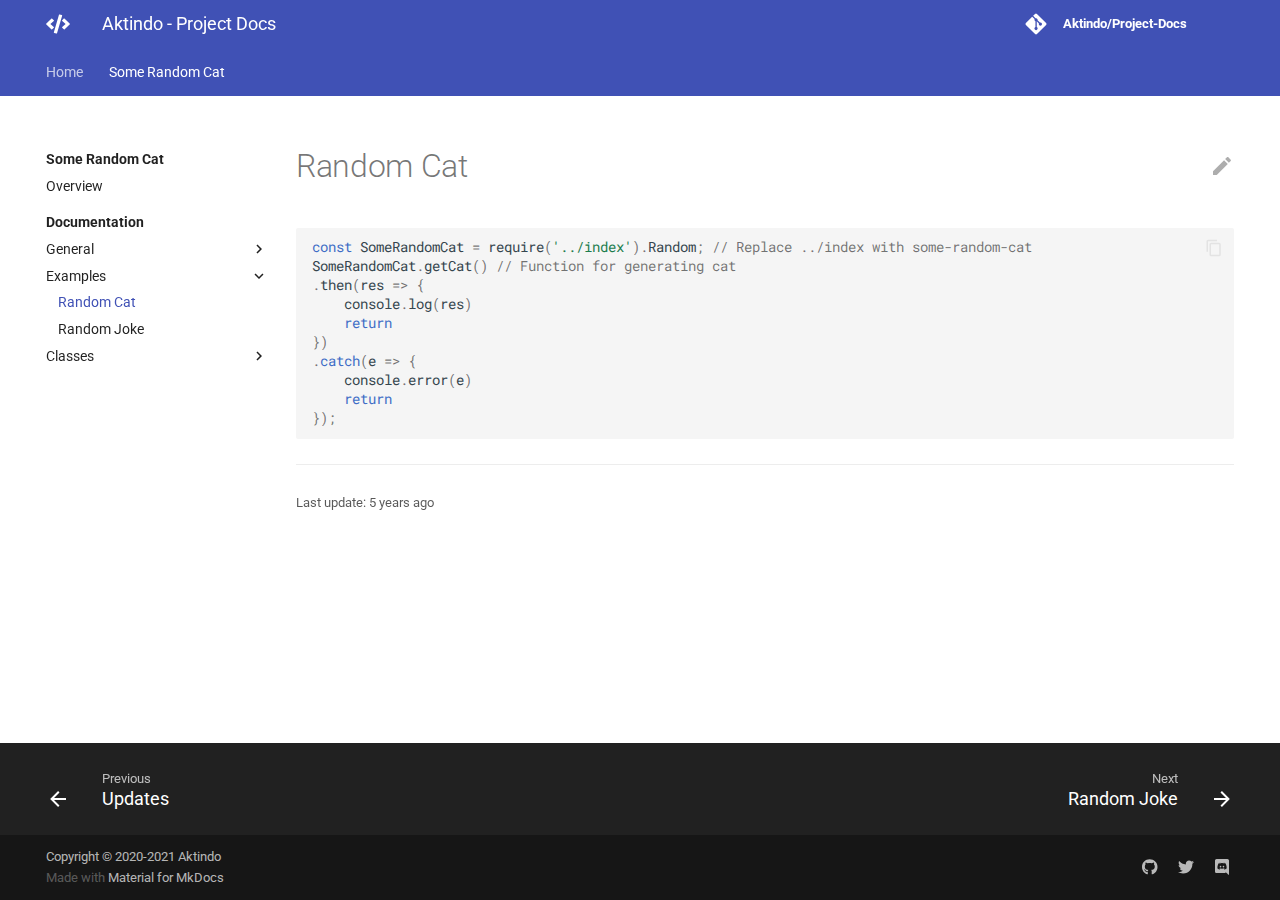
<file: some-random-cat/documentation/examples/random-cat/index.html>
<!doctype html>
<html lang="en" class="no-js">
  <head>
    
      <meta charset="utf-8">
      <meta name="viewport" content="width=device-width,initial-scale=1">
      
        <meta name="description" content="An all in one place to view and learn more about Aktindo's projects.">
      
      
      
        <meta name="author" content="Aktindo">
      
      
        <link rel="canonical" href="https://aktindo.thedev.id/Project-Docs/some-random-cat/documentation/examples/random-cat/">
      
      <link rel="shortcut icon" href="../../../../assets/images/my-favicon.svg">
      <meta name="generator" content="mkdocs-1.1.2, mkdocs-material-6.2.8">
    
    
      
        <title>Random Cat - Aktindo - Project Docs</title>
      
    
    
      <link rel="stylesheet" href="../../../../assets/stylesheets/main.cb6bc1d0.min.css">
      
        
        <link rel="stylesheet" href="../../../../assets/stylesheets/palette.39b8e14a.min.css">
        
          
          
          <meta name="theme-color" content="#4051b5">
        
      
    
    
    
      
        
        <link rel="preconnect" href="https://fonts.gstatic.com" crossorigin>
        <link rel="stylesheet" href="https://fonts.googleapis.com/css?family=Roboto:300,400,400i,700%7CRoboto+Mono&display=fallback">
        <style>body,input{font-family:"Roboto",-apple-system,BlinkMacSystemFont,Helvetica,Arial,sans-serif}code,kbd,pre{font-family:"Roboto Mono",SFMono-Regular,Consolas,Menlo,monospace}</style>
      
    
    
    
      <link rel="stylesheet" href="../../../../css/timeago.css">
    
      <link rel="stylesheet" href="../../../../assets/stylesheets/extra.css">
    
    
      
    
    
  </head>
  
  
    
    
    
    
    
    <body dir="ltr" data-md-color-scheme="" data-md-color-primary="indigo" data-md-color-accent="indigo">
      
  
    
    <input class="md-toggle" data-md-toggle="drawer" type="checkbox" id="__drawer" autocomplete="off">
    <input class="md-toggle" data-md-toggle="search" type="checkbox" id="__search" autocomplete="off">
    <label class="md-overlay" for="__drawer"></label>
    <div data-md-component="skip">
      
    </div>
    <div data-md-component="announce">
      
    </div>
    
      

<header class="md-header" data-md-component="header">
  <nav class="md-header-nav md-grid" aria-label="Header">
    <a href="https://aktindo.thedev.id/Project-Docs" title="Aktindo - Project Docs" class="md-header-nav__button md-logo" aria-label="Aktindo - Project Docs">
      
  
  <svg xmlns="http://www.w3.org/2000/svg" viewBox="0 0 640 512"><path d="M278.9 511.5l-61-17.7c-6.4-1.8-10-8.5-8.2-14.9L346.2 8.7c1.8-6.4 8.5-10 14.9-8.2l61 17.7c6.4 1.8 10 8.5 8.2 14.9L293.8 503.3c-1.9 6.4-8.5 10.1-14.9 8.2zm-114-112.2l43.5-46.4c4.6-4.9 4.3-12.7-.8-17.2L117 256l90.6-79.7c5.1-4.5 5.5-12.3.8-17.2l-43.5-46.4c-4.5-4.8-12.1-5.1-17-.5L3.8 247.2c-5.1 4.7-5.1 12.8 0 17.5l144.1 135.1c4.9 4.6 12.5 4.4 17-.5zm327.2.6l144.1-135.1c5.1-4.7 5.1-12.8 0-17.5L492.1 112.1c-4.8-4.5-12.4-4.3-17 .5L431.6 159c-4.6 4.9-4.3 12.7.8 17.2L523 256l-90.6 79.7c-5.1 4.5-5.5 12.3-.8 17.2l43.5 46.4c4.5 4.9 12.1 5.1 17 .6z"/></svg>

    </a>
    <label class="md-header-nav__button md-icon" for="__drawer">
      <svg xmlns="http://www.w3.org/2000/svg" viewBox="0 0 24 24"><path d="M3 6h18v2H3V6m0 5h18v2H3v-2m0 5h18v2H3v-2z"/></svg>
    </label>
    <div class="md-header-nav__title" data-md-component="header-title">
      <div class="md-header-nav__ellipsis">
        <div class="md-header-nav__topic">
          <span class="md-ellipsis">
            Aktindo - Project Docs
          </span>
        </div>
        <div class="md-header-nav__topic">
          <span class="md-ellipsis">
            
              Random Cat
            
          </span>
        </div>
      </div>
    </div>
    
    
      <div class="md-header-nav__source">
        
<a href="https://github.com/Aktindo/Project-Docs/" title="Go to repository" class="md-source">
  <div class="md-source__icon md-icon">
    
    <svg xmlns="http://www.w3.org/2000/svg" viewBox="0 0 448 512"><path d="M439.55 236.05L244 40.45a28.87 28.87 0 00-40.81 0l-40.66 40.63 51.52 51.52c27.06-9.14 52.68 16.77 43.39 43.68l49.66 49.66c34.23-11.8 61.18 31 35.47 56.69-26.49 26.49-70.21-2.87-56-37.34L240.22 199v121.85c25.3 12.54 22.26 41.85 9.08 55a34.34 34.34 0 01-48.55 0c-17.57-17.6-11.07-46.91 11.25-56v-123c-20.8-8.51-24.6-30.74-18.64-45L142.57 101 8.45 235.14a28.86 28.86 0 000 40.81l195.61 195.6a28.86 28.86 0 0040.8 0l194.69-194.69a28.86 28.86 0 000-40.81z"/></svg>
  </div>
  <div class="md-source__repository">
    Aktindo/Project-Docs
  </div>
</a>
      </div>
    
  </nav>
</header>
    
    <div class="md-container" data-md-component="container">
      
      
        
          
<nav class="md-tabs" aria-label="Tabs" data-md-component="tabs">
  <div class="md-tabs__inner md-grid">
    <ul class="md-tabs__list">
      
        
  
  


  
  
  
    <li class="md-tabs__item">
      <a href="../../../.." class="md-tabs__link">
        Home
      </a>
    </li>
  

      
        
  
  
    
  


  
  
  
    <li class="md-tabs__item">
      <a href="../../../overview/" class="md-tabs__link md-tabs__link--active">
        Some Random Cat
      </a>
    </li>
  

      
    </ul>
  </div>
</nav>
        
      
      <main class="md-main" data-md-component="main">
        <div class="md-main__inner md-grid">
          
            
              
              <div class="md-sidebar md-sidebar--primary" data-md-component="navigation" >
                <div class="md-sidebar__scrollwrap">
                  <div class="md-sidebar__inner">
                    



  


<nav class="md-nav md-nav--primary md-nav--lifted" aria-label="Navigation" data-md-level="0">
  <label class="md-nav__title" for="__drawer">
    <a href="https://aktindo.thedev.id/Project-Docs" title="Aktindo - Project Docs" class="md-nav__button md-logo" aria-label="Aktindo - Project Docs">
      
  
  <svg xmlns="http://www.w3.org/2000/svg" viewBox="0 0 640 512"><path d="M278.9 511.5l-61-17.7c-6.4-1.8-10-8.5-8.2-14.9L346.2 8.7c1.8-6.4 8.5-10 14.9-8.2l61 17.7c6.4 1.8 10 8.5 8.2 14.9L293.8 503.3c-1.9 6.4-8.5 10.1-14.9 8.2zm-114-112.2l43.5-46.4c4.6-4.9 4.3-12.7-.8-17.2L117 256l90.6-79.7c5.1-4.5 5.5-12.3.8-17.2l-43.5-46.4c-4.5-4.8-12.1-5.1-17-.5L3.8 247.2c-5.1 4.7-5.1 12.8 0 17.5l144.1 135.1c4.9 4.6 12.5 4.4 17-.5zm327.2.6l144.1-135.1c5.1-4.7 5.1-12.8 0-17.5L492.1 112.1c-4.8-4.5-12.4-4.3-17 .5L431.6 159c-4.6 4.9-4.3 12.7.8 17.2L523 256l-90.6 79.7c-5.1 4.5-5.5 12.3-.8 17.2l43.5 46.4c4.5 4.9 12.1 5.1 17 .6z"/></svg>

    </a>
    Aktindo - Project Docs
  </label>
  
    <div class="md-nav__source">
      
<a href="https://github.com/Aktindo/Project-Docs/" title="Go to repository" class="md-source">
  <div class="md-source__icon md-icon">
    
    <svg xmlns="http://www.w3.org/2000/svg" viewBox="0 0 448 512"><path d="M439.55 236.05L244 40.45a28.87 28.87 0 00-40.81 0l-40.66 40.63 51.52 51.52c27.06-9.14 52.68 16.77 43.39 43.68l49.66 49.66c34.23-11.8 61.18 31 35.47 56.69-26.49 26.49-70.21-2.87-56-37.34L240.22 199v121.85c25.3 12.54 22.26 41.85 9.08 55a34.34 34.34 0 01-48.55 0c-17.57-17.6-11.07-46.91 11.25-56v-123c-20.8-8.51-24.6-30.74-18.64-45L142.57 101 8.45 235.14a28.86 28.86 0 000 40.81l195.61 195.6a28.86 28.86 0 0040.8 0l194.69-194.69a28.86 28.86 0 000-40.81z"/></svg>
  </div>
  <div class="md-source__repository">
    Aktindo/Project-Docs
  </div>
</a>
    </div>
  
  <ul class="md-nav__list" data-md-scrollfix>
    
      
      
      

  
  
  
    
    <li class="md-nav__item md-nav__item--nested">
      
      
        <input class="md-nav__toggle md-toggle" data-md-toggle="nav-1" type="checkbox" id="nav-1" >
      
      <label class="md-nav__link" for="nav-1">
        Home
        <span class="md-nav__icon md-icon"></span>
      </label>
      <nav class="md-nav" aria-label="Home" data-md-level="1">
        <label class="md-nav__title" for="nav-1">
          <span class="md-nav__icon md-icon"></span>
          Home
        </label>
        <ul class="md-nav__list" data-md-scrollfix>
          
          
            
  
  
  
    <li class="md-nav__item">
      <a href="../../../.." class="md-nav__link">
        Overview
      </a>
    </li>
  

          
        </ul>
      </nav>
    </li>
  

    
      
      
      

  
  
    
  
  
    
    <li class="md-nav__item md-nav__item--active md-nav__item--nested">
      
      
        <input class="md-nav__toggle md-toggle" data-md-toggle="nav-2" type="checkbox" id="nav-2" checked>
      
      <label class="md-nav__link" for="nav-2">
        Some Random Cat
        <span class="md-nav__icon md-icon"></span>
      </label>
      <nav class="md-nav" aria-label="Some Random Cat" data-md-level="1">
        <label class="md-nav__title" for="nav-2">
          <span class="md-nav__icon md-icon"></span>
          Some Random Cat
        </label>
        <ul class="md-nav__list" data-md-scrollfix>
          
          
            
  
  
  
    <li class="md-nav__item">
      <a href="../../../overview/" class="md-nav__link">
        Overview
      </a>
    </li>
  

          
            
  
  
    
  
  
    
      
    
    <li class="md-nav__item md-nav__item--active md-nav__item--section md-nav__item--nested">
      
      
        <input class="md-nav__toggle md-toggle" data-md-toggle="nav-2-2" type="checkbox" id="nav-2-2" checked>
      
      <label class="md-nav__link" for="nav-2-2">
        Documentation
        <span class="md-nav__icon md-icon"></span>
      </label>
      <nav class="md-nav" aria-label="Documentation" data-md-level="2">
        <label class="md-nav__title" for="nav-2-2">
          <span class="md-nav__icon md-icon"></span>
          Documentation
        </label>
        <ul class="md-nav__list" data-md-scrollfix>
          
          
            
  
  
  
    
    <li class="md-nav__item md-nav__item--nested">
      
      
        <input class="md-nav__toggle md-toggle" data-md-toggle="nav-2-2-1" type="checkbox" id="nav-2-2-1" >
      
      <label class="md-nav__link" for="nav-2-2-1">
        General
        <span class="md-nav__icon md-icon"></span>
      </label>
      <nav class="md-nav" aria-label="General" data-md-level="3">
        <label class="md-nav__title" for="nav-2-2-1">
          <span class="md-nav__icon md-icon"></span>
          General
        </label>
        <ul class="md-nav__list" data-md-scrollfix>
          
          
            
  
  
  
    <li class="md-nav__item">
      <a href="../../general/getting-started/" class="md-nav__link">
        Getting Started
      </a>
    </li>
  

          
            
  
  
  
    <li class="md-nav__item">
      <a href="../../general/updates/" class="md-nav__link">
        Updates
      </a>
    </li>
  

          
        </ul>
      </nav>
    </li>
  

          
            
  
  
    
  
  
    
    <li class="md-nav__item md-nav__item--active md-nav__item--nested">
      
      
        <input class="md-nav__toggle md-toggle" data-md-toggle="nav-2-2-2" type="checkbox" id="nav-2-2-2" checked>
      
      <label class="md-nav__link" for="nav-2-2-2">
        Examples
        <span class="md-nav__icon md-icon"></span>
      </label>
      <nav class="md-nav" aria-label="Examples" data-md-level="3">
        <label class="md-nav__title" for="nav-2-2-2">
          <span class="md-nav__icon md-icon"></span>
          Examples
        </label>
        <ul class="md-nav__list" data-md-scrollfix>
          
          
            
  
  
    
  
  
    <li class="md-nav__item md-nav__item--active">
      
      <input class="md-nav__toggle md-toggle" data-md-toggle="toc" type="checkbox" id="__toc">
      
      
      <a href="./" class="md-nav__link md-nav__link--active">
        Random Cat
      </a>
      
    </li>
  

          
            
  
  
  
    <li class="md-nav__item">
      <a href="../random-joke/" class="md-nav__link">
        Random Joke
      </a>
    </li>
  

          
        </ul>
      </nav>
    </li>
  

          
            
  
  
  
    
    <li class="md-nav__item md-nav__item--nested">
      
      
        <input class="md-nav__toggle md-toggle" data-md-toggle="nav-2-2-3" type="checkbox" id="nav-2-2-3" >
      
      <label class="md-nav__link" for="nav-2-2-3">
        Classes
        <span class="md-nav__icon md-icon"></span>
      </label>
      <nav class="md-nav" aria-label="Classes" data-md-level="3">
        <label class="md-nav__title" for="nav-2-2-3">
          <span class="md-nav__icon md-icon"></span>
          Classes
        </label>
        <ul class="md-nav__list" data-md-scrollfix>
          
          
            
  
  
  
    <li class="md-nav__item">
      <a href="../../classes/generation/" class="md-nav__link">
        Generation
      </a>
    </li>
  

          
            
  
  
  
    <li class="md-nav__item">
      <a href="../../classes/random/" class="md-nav__link">
        Random
      </a>
    </li>
  

          
            
  
  
  
    <li class="md-nav__item">
      <a href="../../classes/util/" class="md-nav__link">
        Util
      </a>
    </li>
  

          
        </ul>
      </nav>
    </li>
  

          
        </ul>
      </nav>
    </li>
  

          
        </ul>
      </nav>
    </li>
  

    
  </ul>
</nav>
                  </div>
                </div>
              </div>
            
            
          
          <div class="md-content">
            <article class="md-content__inner md-typeset">
              
                
                  <a href="https://github.com/Aktindo/Project-Docs/edit/main/docs/some-random-cat/documentation/examples/random-cat.md" title="Edit this page" class="md-content__button md-icon">
                    <svg xmlns="http://www.w3.org/2000/svg" viewBox="0 0 24 24"><path d="M20.71 7.04c.39-.39.39-1.04 0-1.41l-2.34-2.34c-.37-.39-1.02-.39-1.41 0l-1.84 1.83 3.75 3.75M3 17.25V21h3.75L17.81 9.93l-3.75-3.75L3 17.25z"/></svg>
                  </a>
                
                
                  <h1>Random Cat</h1>
                
                <div class="highlight"><pre><span></span><code><span class="kd">const</span> <span class="nx">SomeRandomCat</span> <span class="o">=</span> <span class="nx">require</span><span class="p">(</span><span class="s1">&#39;../index&#39;</span><span class="p">).</span><span class="nx">Random</span><span class="p">;</span> <span class="c1">// Replace ../index with some-random-cat</span>
<span class="nx">SomeRandomCat</span><span class="p">.</span><span class="nx">getCat</span><span class="p">()</span> <span class="c1">// Function for generating cat</span>
<span class="p">.</span><span class="nx">then</span><span class="p">(</span><span class="nx">res</span> <span class="p">=&gt;</span> <span class="p">{</span>
    <span class="nx">console</span><span class="p">.</span><span class="nx">log</span><span class="p">(</span><span class="nx">res</span><span class="p">)</span>
    <span class="k">return</span>
<span class="p">})</span>
<span class="p">.</span><span class="k">catch</span><span class="p">(</span><span class="nx">e</span> <span class="p">=&gt;</span> <span class="p">{</span>
    <span class="nx">console</span><span class="p">.</span><span class="nx">error</span><span class="p">(</span><span class="nx">e</span><span class="p">)</span>
    <span class="k">return</span>
<span class="p">});</span>
</code></pre></div>
                
                  
                    

<hr>
<div class="md-source-date">
  <small>
    
      Last update: <span class="git-revision-date-localized-plugin git-revision-date-localized-plugin-timeago"><span class="timeago" datetime="2021-02-10T06:51:41+00:00" locale="en"></span></span><span class="git-revision-date-localized-plugin git-revision-date-localized-plugin-iso_date">2021-02-10</span>
    
  </small>
</div>
                  
                
              
              
                


              
            </article>
          </div>
        </div>
      </main>
      
        
<footer class="md-footer">
  
    <div class="md-footer-nav">
      <nav class="md-footer-nav__inner md-grid" aria-label="Footer">
        
          <a href="../../general/updates/" class="md-footer-nav__link md-footer-nav__link--prev" rel="prev">
            <div class="md-footer-nav__button md-icon">
              <svg xmlns="http://www.w3.org/2000/svg" viewBox="0 0 24 24"><path d="M20 11v2H8l5.5 5.5-1.42 1.42L4.16 12l7.92-7.92L13.5 5.5 8 11h12z"/></svg>
            </div>
            <div class="md-footer-nav__title">
              <div class="md-ellipsis">
                <span class="md-footer-nav__direction">
                  Previous
                </span>
                Updates
              </div>
            </div>
          </a>
        
        
          <a href="../random-joke/" class="md-footer-nav__link md-footer-nav__link--next" rel="next">
            <div class="md-footer-nav__title">
              <div class="md-ellipsis">
                <span class="md-footer-nav__direction">
                  Next
                </span>
                Random Joke
              </div>
            </div>
            <div class="md-footer-nav__button md-icon">
              <svg xmlns="http://www.w3.org/2000/svg" viewBox="0 0 24 24"><path d="M4 11v2h12l-5.5 5.5 1.42 1.42L19.84 12l-7.92-7.92L10.5 5.5 16 11H4z"/></svg>
            </div>
          </a>
        
      </nav>
    </div>
  
  <div class="md-footer-meta md-typeset">
    <div class="md-footer-meta__inner md-grid">
      <div class="md-footer-copyright">
        
          <div class="md-footer-copyright__highlight">
            Copyright &copy; 2020-2021 Aktindo
          </div>
        
        Made with
        <a href="https://squidfunk.github.io/mkdocs-material/" target="_blank" rel="noopener">
          Material for MkDocs
        </a>
      </div>
      
  <div class="md-footer-social">
    
      
      
        
        
      
      <a href="https://github.com/Aktindo" target="_blank" rel="noopener" title="github.com" class="md-footer-social__link">
        <svg xmlns="http://www.w3.org/2000/svg" viewBox="0 0 496 512"><path d="M165.9 397.4c0 2-2.3 3.6-5.2 3.6-3.3.3-5.6-1.3-5.6-3.6 0-2 2.3-3.6 5.2-3.6 3-.3 5.6 1.3 5.6 3.6zm-31.1-4.5c-.7 2 1.3 4.3 4.3 4.9 2.6 1 5.6 0 6.2-2s-1.3-4.3-4.3-5.2c-2.6-.7-5.5.3-6.2 2.3zm44.2-1.7c-2.9.7-4.9 2.6-4.6 4.9.3 2 2.9 3.3 5.9 2.6 2.9-.7 4.9-2.6 4.6-4.6-.3-1.9-3-3.2-5.9-2.9zM244.8 8C106.1 8 0 113.3 0 252c0 110.9 69.8 205.8 169.5 239.2 12.8 2.3 17.3-5.6 17.3-12.1 0-6.2-.3-40.4-.3-61.4 0 0-70 15-84.7-29.8 0 0-11.4-29.1-27.8-36.6 0 0-22.9-15.7 1.6-15.4 0 0 24.9 2 38.6 25.8 21.9 38.6 58.6 27.5 72.9 20.9 2.3-16 8.8-27.1 16-33.7-55.9-6.2-112.3-14.3-112.3-110.5 0-27.5 7.6-41.3 23.6-58.9-2.6-6.5-11.1-33.3 2.6-67.9 20.9-6.5 69 27 69 27 20-5.6 41.5-8.5 62.8-8.5s42.8 2.9 62.8 8.5c0 0 48.1-33.6 69-27 13.7 34.7 5.2 61.4 2.6 67.9 16 17.7 25.8 31.5 25.8 58.9 0 96.5-58.9 104.2-114.8 110.5 9.2 7.9 17 22.9 17 46.4 0 33.7-.3 75.4-.3 83.6 0 6.5 4.6 14.4 17.3 12.1C428.2 457.8 496 362.9 496 252 496 113.3 383.5 8 244.8 8zM97.2 352.9c-1.3 1-1 3.3.7 5.2 1.6 1.6 3.9 2.3 5.2 1 1.3-1 1-3.3-.7-5.2-1.6-1.6-3.9-2.3-5.2-1zm-10.8-8.1c-.7 1.3.3 2.9 2.3 3.9 1.6 1 3.6.7 4.3-.7.7-1.3-.3-2.9-2.3-3.9-2-.6-3.6-.3-4.3.7zm32.4 35.6c-1.6 1.3-1 4.3 1.3 6.2 2.3 2.3 5.2 2.6 6.5 1 1.3-1.3.7-4.3-1.3-6.2-2.2-2.3-5.2-2.6-6.5-1zm-11.4-14.7c-1.6 1-1.6 3.6 0 5.9 1.6 2.3 4.3 3.3 5.6 2.3 1.6-1.3 1.6-3.9 0-6.2-1.4-2.3-4-3.3-5.6-2z"/></svg>
      </a>
    
      
      
        
        
      
      <a href="https://twitter.com/aktindo" target="_blank" rel="noopener" title="twitter.com" class="md-footer-social__link">
        <svg xmlns="http://www.w3.org/2000/svg" viewBox="0 0 512 512"><path d="M459.37 151.716c.325 4.548.325 9.097.325 13.645 0 138.72-105.583 298.558-298.558 298.558-59.452 0-114.68-17.219-161.137-47.106 8.447.974 16.568 1.299 25.34 1.299 49.055 0 94.213-16.568 130.274-44.832-46.132-.975-84.792-31.188-98.112-72.772 6.498.974 12.995 1.624 19.818 1.624 9.421 0 18.843-1.3 27.614-3.573-48.081-9.747-84.143-51.98-84.143-102.985v-1.299c13.969 7.797 30.214 12.67 47.431 13.319-28.264-18.843-46.781-51.005-46.781-87.391 0-19.492 5.197-37.36 14.294-52.954 51.655 63.675 129.3 105.258 216.365 109.807-1.624-7.797-2.599-15.918-2.599-24.04 0-57.828 46.782-104.934 104.934-104.934 30.213 0 57.502 12.67 76.67 33.137 23.715-4.548 46.456-13.32 66.599-25.34-7.798 24.366-24.366 44.833-46.132 57.827 21.117-2.273 41.584-8.122 60.426-16.243-14.292 20.791-32.161 39.308-52.628 54.253z"/></svg>
      </a>
    
      
      
        
        
      
      <a href="https://discord.gg/6g297Usrsn" target="_blank" rel="noopener" title="discord.gg" class="md-footer-social__link">
        <svg xmlns="http://www.w3.org/2000/svg" viewBox="0 0 448 512"><path d="M297.216 243.2c0 15.616-11.52 28.416-26.112 28.416-14.336 0-26.112-12.8-26.112-28.416s11.52-28.416 26.112-28.416c14.592 0 26.112 12.8 26.112 28.416zm-119.552-28.416c-14.592 0-26.112 12.8-26.112 28.416s11.776 28.416 26.112 28.416c14.592 0 26.112-12.8 26.112-28.416.256-15.616-11.52-28.416-26.112-28.416zM448 52.736V512c-64.494-56.994-43.868-38.128-118.784-107.776l13.568 47.36H52.48C23.552 451.584 0 428.032 0 398.848V52.736C0 23.552 23.552 0 52.48 0h343.04C424.448 0 448 23.552 448 52.736zm-72.96 242.688c0-82.432-36.864-149.248-36.864-149.248-36.864-27.648-71.936-26.88-71.936-26.88l-3.584 4.096c43.52 13.312 63.744 32.512 63.744 32.512-60.811-33.329-132.244-33.335-191.232-7.424-9.472 4.352-15.104 7.424-15.104 7.424s21.248-20.224 67.328-33.536l-2.56-3.072s-35.072-.768-71.936 26.88c0 0-36.864 66.816-36.864 149.248 0 0 21.504 37.12 78.08 38.912 0 0 9.472-11.52 17.152-21.248-32.512-9.728-44.8-30.208-44.8-30.208 3.766 2.636 9.976 6.053 10.496 6.4 43.21 24.198 104.588 32.126 159.744 8.96 8.96-3.328 18.944-8.192 29.44-15.104 0 0-12.8 20.992-46.336 30.464 7.68 9.728 16.896 20.736 16.896 20.736 56.576-1.792 78.336-38.912 78.336-38.912z"/></svg>
      </a>
    
  </div>

    </div>
  </div>
</footer>
      
    </div>
    
      <script src="../../../../assets/javascripts/vendor.18f0862e.min.js"></script>
      <script src="../../../../assets/javascripts/bundle.994580cf.min.js"></script><script id="__lang" type="application/json">{"clipboard.copy": "Copy to clipboard", "clipboard.copied": "Copied to clipboard", "search.config.lang": "en", "search.config.pipeline": "trimmer, stopWordFilter", "search.config.separator": "[\\s\\-]+", "search.placeholder": "Search", "search.result.placeholder": "Type to start searching", "search.result.none": "No matching documents", "search.result.one": "1 matching document", "search.result.other": "# matching documents", "search.result.more.one": "1 more on this page", "search.result.more.other": "# more on this page", "search.result.term.missing": "Missing"}</script>
      
      <script>
        app = initialize({
          base: "../../../..",
          features: ['navigation.tabs', 'navigation.sections'],
          search: Object.assign({
            worker: "../../../../assets/javascripts/worker/search.9c0e82ba.min.js"
          }, typeof search !== "undefined" && search)
        })
      </script>
      
        <script src="../../../../js/timeago.min.js"></script>
      
        <script src="../../../../js/timeago_mkdocs_material.js"></script>
      
    
  </body>
</html>
</file>
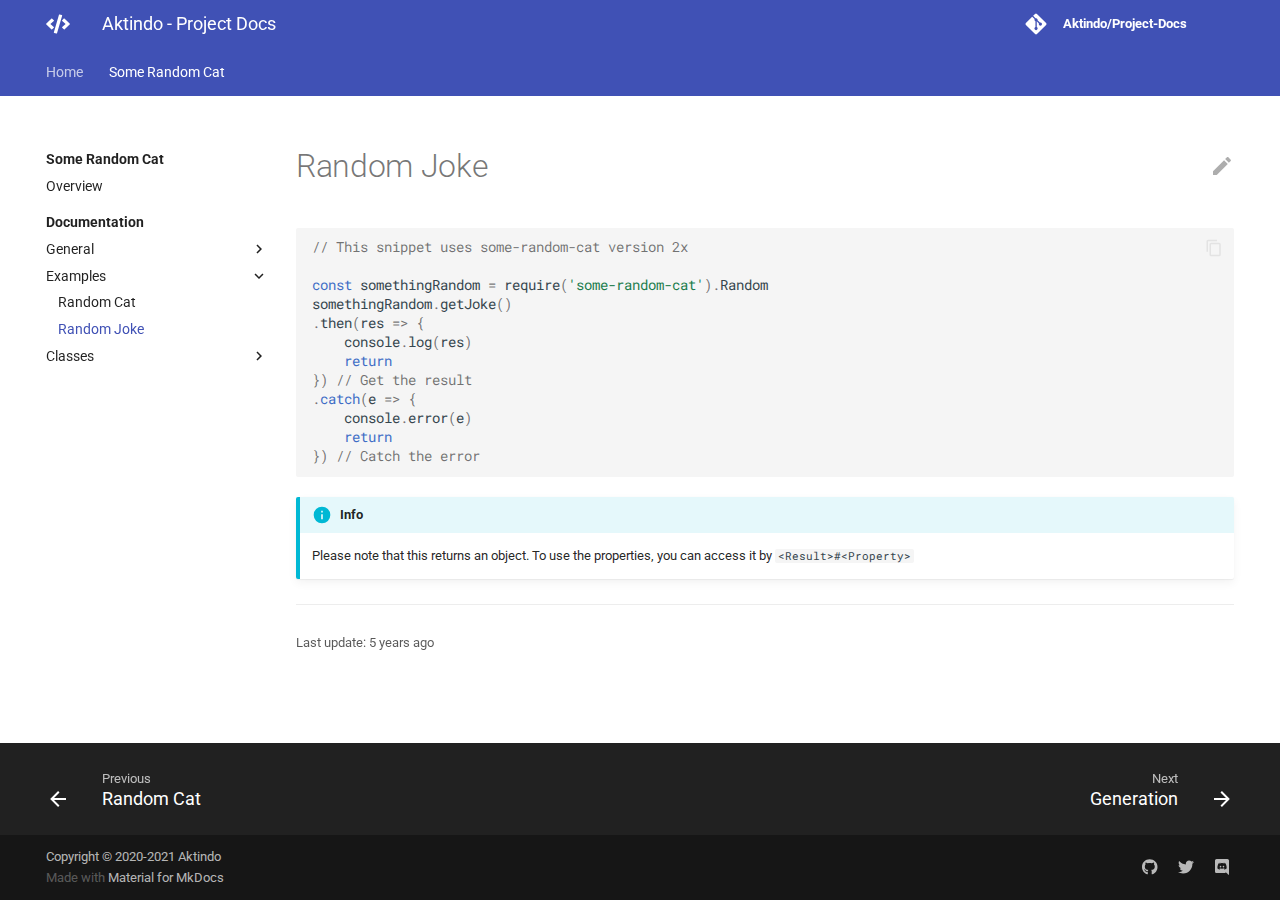
<file: some-random-cat/documentation/examples/random-joke/index.html>
<!doctype html>
<html lang="en" class="no-js">
  <head>
    
      <meta charset="utf-8">
      <meta name="viewport" content="width=device-width,initial-scale=1">
      
        <meta name="description" content="An all in one place to view and learn more about Aktindo's projects.">
      
      
      
        <meta name="author" content="Aktindo">
      
      
        <link rel="canonical" href="https://aktindo.thedev.id/Project-Docs/some-random-cat/documentation/examples/random-joke/">
      
      <link rel="shortcut icon" href="../../../../assets/images/my-favicon.svg">
      <meta name="generator" content="mkdocs-1.1.2, mkdocs-material-6.2.8">
    
    
      
        <title>Random Joke - Aktindo - Project Docs</title>
      
    
    
      <link rel="stylesheet" href="../../../../assets/stylesheets/main.cb6bc1d0.min.css">
      
        
        <link rel="stylesheet" href="../../../../assets/stylesheets/palette.39b8e14a.min.css">
        
          
          
          <meta name="theme-color" content="#4051b5">
        
      
    
    
    
      
        
        <link rel="preconnect" href="https://fonts.gstatic.com" crossorigin>
        <link rel="stylesheet" href="https://fonts.googleapis.com/css?family=Roboto:300,400,400i,700%7CRoboto+Mono&display=fallback">
        <style>body,input{font-family:"Roboto",-apple-system,BlinkMacSystemFont,Helvetica,Arial,sans-serif}code,kbd,pre{font-family:"Roboto Mono",SFMono-Regular,Consolas,Menlo,monospace}</style>
      
    
    
    
      <link rel="stylesheet" href="../../../../css/timeago.css">
    
      <link rel="stylesheet" href="../../../../assets/stylesheets/extra.css">
    
    
      
    
    
  </head>
  
  
    
    
    
    
    
    <body dir="ltr" data-md-color-scheme="" data-md-color-primary="indigo" data-md-color-accent="indigo">
      
  
    
    <input class="md-toggle" data-md-toggle="drawer" type="checkbox" id="__drawer" autocomplete="off">
    <input class="md-toggle" data-md-toggle="search" type="checkbox" id="__search" autocomplete="off">
    <label class="md-overlay" for="__drawer"></label>
    <div data-md-component="skip">
      
    </div>
    <div data-md-component="announce">
      
    </div>
    
      

<header class="md-header" data-md-component="header">
  <nav class="md-header-nav md-grid" aria-label="Header">
    <a href="https://aktindo.thedev.id/Project-Docs" title="Aktindo - Project Docs" class="md-header-nav__button md-logo" aria-label="Aktindo - Project Docs">
      
  
  <svg xmlns="http://www.w3.org/2000/svg" viewBox="0 0 640 512"><path d="M278.9 511.5l-61-17.7c-6.4-1.8-10-8.5-8.2-14.9L346.2 8.7c1.8-6.4 8.5-10 14.9-8.2l61 17.7c6.4 1.8 10 8.5 8.2 14.9L293.8 503.3c-1.9 6.4-8.5 10.1-14.9 8.2zm-114-112.2l43.5-46.4c4.6-4.9 4.3-12.7-.8-17.2L117 256l90.6-79.7c5.1-4.5 5.5-12.3.8-17.2l-43.5-46.4c-4.5-4.8-12.1-5.1-17-.5L3.8 247.2c-5.1 4.7-5.1 12.8 0 17.5l144.1 135.1c4.9 4.6 12.5 4.4 17-.5zm327.2.6l144.1-135.1c5.1-4.7 5.1-12.8 0-17.5L492.1 112.1c-4.8-4.5-12.4-4.3-17 .5L431.6 159c-4.6 4.9-4.3 12.7.8 17.2L523 256l-90.6 79.7c-5.1 4.5-5.5 12.3-.8 17.2l43.5 46.4c4.5 4.9 12.1 5.1 17 .6z"/></svg>

    </a>
    <label class="md-header-nav__button md-icon" for="__drawer">
      <svg xmlns="http://www.w3.org/2000/svg" viewBox="0 0 24 24"><path d="M3 6h18v2H3V6m0 5h18v2H3v-2m0 5h18v2H3v-2z"/></svg>
    </label>
    <div class="md-header-nav__title" data-md-component="header-title">
      <div class="md-header-nav__ellipsis">
        <div class="md-header-nav__topic">
          <span class="md-ellipsis">
            Aktindo - Project Docs
          </span>
        </div>
        <div class="md-header-nav__topic">
          <span class="md-ellipsis">
            
              Random Joke
            
          </span>
        </div>
      </div>
    </div>
    
    
      <div class="md-header-nav__source">
        
<a href="https://github.com/Aktindo/Project-Docs/" title="Go to repository" class="md-source">
  <div class="md-source__icon md-icon">
    
    <svg xmlns="http://www.w3.org/2000/svg" viewBox="0 0 448 512"><path d="M439.55 236.05L244 40.45a28.87 28.87 0 00-40.81 0l-40.66 40.63 51.52 51.52c27.06-9.14 52.68 16.77 43.39 43.68l49.66 49.66c34.23-11.8 61.18 31 35.47 56.69-26.49 26.49-70.21-2.87-56-37.34L240.22 199v121.85c25.3 12.54 22.26 41.85 9.08 55a34.34 34.34 0 01-48.55 0c-17.57-17.6-11.07-46.91 11.25-56v-123c-20.8-8.51-24.6-30.74-18.64-45L142.57 101 8.45 235.14a28.86 28.86 0 000 40.81l195.61 195.6a28.86 28.86 0 0040.8 0l194.69-194.69a28.86 28.86 0 000-40.81z"/></svg>
  </div>
  <div class="md-source__repository">
    Aktindo/Project-Docs
  </div>
</a>
      </div>
    
  </nav>
</header>
    
    <div class="md-container" data-md-component="container">
      
      
        
          
<nav class="md-tabs" aria-label="Tabs" data-md-component="tabs">
  <div class="md-tabs__inner md-grid">
    <ul class="md-tabs__list">
      
        
  
  


  
  
  
    <li class="md-tabs__item">
      <a href="../../../.." class="md-tabs__link">
        Home
      </a>
    </li>
  

      
        
  
  
    
  


  
  
  
    <li class="md-tabs__item">
      <a href="../../../overview/" class="md-tabs__link md-tabs__link--active">
        Some Random Cat
      </a>
    </li>
  

      
    </ul>
  </div>
</nav>
        
      
      <main class="md-main" data-md-component="main">
        <div class="md-main__inner md-grid">
          
            
              
              <div class="md-sidebar md-sidebar--primary" data-md-component="navigation" >
                <div class="md-sidebar__scrollwrap">
                  <div class="md-sidebar__inner">
                    



  


<nav class="md-nav md-nav--primary md-nav--lifted" aria-label="Navigation" data-md-level="0">
  <label class="md-nav__title" for="__drawer">
    <a href="https://aktindo.thedev.id/Project-Docs" title="Aktindo - Project Docs" class="md-nav__button md-logo" aria-label="Aktindo - Project Docs">
      
  
  <svg xmlns="http://www.w3.org/2000/svg" viewBox="0 0 640 512"><path d="M278.9 511.5l-61-17.7c-6.4-1.8-10-8.5-8.2-14.9L346.2 8.7c1.8-6.4 8.5-10 14.9-8.2l61 17.7c6.4 1.8 10 8.5 8.2 14.9L293.8 503.3c-1.9 6.4-8.5 10.1-14.9 8.2zm-114-112.2l43.5-46.4c4.6-4.9 4.3-12.7-.8-17.2L117 256l90.6-79.7c5.1-4.5 5.5-12.3.8-17.2l-43.5-46.4c-4.5-4.8-12.1-5.1-17-.5L3.8 247.2c-5.1 4.7-5.1 12.8 0 17.5l144.1 135.1c4.9 4.6 12.5 4.4 17-.5zm327.2.6l144.1-135.1c5.1-4.7 5.1-12.8 0-17.5L492.1 112.1c-4.8-4.5-12.4-4.3-17 .5L431.6 159c-4.6 4.9-4.3 12.7.8 17.2L523 256l-90.6 79.7c-5.1 4.5-5.5 12.3-.8 17.2l43.5 46.4c4.5 4.9 12.1 5.1 17 .6z"/></svg>

    </a>
    Aktindo - Project Docs
  </label>
  
    <div class="md-nav__source">
      
<a href="https://github.com/Aktindo/Project-Docs/" title="Go to repository" class="md-source">
  <div class="md-source__icon md-icon">
    
    <svg xmlns="http://www.w3.org/2000/svg" viewBox="0 0 448 512"><path d="M439.55 236.05L244 40.45a28.87 28.87 0 00-40.81 0l-40.66 40.63 51.52 51.52c27.06-9.14 52.68 16.77 43.39 43.68l49.66 49.66c34.23-11.8 61.18 31 35.47 56.69-26.49 26.49-70.21-2.87-56-37.34L240.22 199v121.85c25.3 12.54 22.26 41.85 9.08 55a34.34 34.34 0 01-48.55 0c-17.57-17.6-11.07-46.91 11.25-56v-123c-20.8-8.51-24.6-30.74-18.64-45L142.57 101 8.45 235.14a28.86 28.86 0 000 40.81l195.61 195.6a28.86 28.86 0 0040.8 0l194.69-194.69a28.86 28.86 0 000-40.81z"/></svg>
  </div>
  <div class="md-source__repository">
    Aktindo/Project-Docs
  </div>
</a>
    </div>
  
  <ul class="md-nav__list" data-md-scrollfix>
    
      
      
      

  
  
  
    
    <li class="md-nav__item md-nav__item--nested">
      
      
        <input class="md-nav__toggle md-toggle" data-md-toggle="nav-1" type="checkbox" id="nav-1" >
      
      <label class="md-nav__link" for="nav-1">
        Home
        <span class="md-nav__icon md-icon"></span>
      </label>
      <nav class="md-nav" aria-label="Home" data-md-level="1">
        <label class="md-nav__title" for="nav-1">
          <span class="md-nav__icon md-icon"></span>
          Home
        </label>
        <ul class="md-nav__list" data-md-scrollfix>
          
          
            
  
  
  
    <li class="md-nav__item">
      <a href="../../../.." class="md-nav__link">
        Overview
      </a>
    </li>
  

          
        </ul>
      </nav>
    </li>
  

    
      
      
      

  
  
    
  
  
    
    <li class="md-nav__item md-nav__item--active md-nav__item--nested">
      
      
        <input class="md-nav__toggle md-toggle" data-md-toggle="nav-2" type="checkbox" id="nav-2" checked>
      
      <label class="md-nav__link" for="nav-2">
        Some Random Cat
        <span class="md-nav__icon md-icon"></span>
      </label>
      <nav class="md-nav" aria-label="Some Random Cat" data-md-level="1">
        <label class="md-nav__title" for="nav-2">
          <span class="md-nav__icon md-icon"></span>
          Some Random Cat
        </label>
        <ul class="md-nav__list" data-md-scrollfix>
          
          
            
  
  
  
    <li class="md-nav__item">
      <a href="../../../overview/" class="md-nav__link">
        Overview
      </a>
    </li>
  

          
            
  
  
    
  
  
    
      
    
    <li class="md-nav__item md-nav__item--active md-nav__item--section md-nav__item--nested">
      
      
        <input class="md-nav__toggle md-toggle" data-md-toggle="nav-2-2" type="checkbox" id="nav-2-2" checked>
      
      <label class="md-nav__link" for="nav-2-2">
        Documentation
        <span class="md-nav__icon md-icon"></span>
      </label>
      <nav class="md-nav" aria-label="Documentation" data-md-level="2">
        <label class="md-nav__title" for="nav-2-2">
          <span class="md-nav__icon md-icon"></span>
          Documentation
        </label>
        <ul class="md-nav__list" data-md-scrollfix>
          
          
            
  
  
  
    
    <li class="md-nav__item md-nav__item--nested">
      
      
        <input class="md-nav__toggle md-toggle" data-md-toggle="nav-2-2-1" type="checkbox" id="nav-2-2-1" >
      
      <label class="md-nav__link" for="nav-2-2-1">
        General
        <span class="md-nav__icon md-icon"></span>
      </label>
      <nav class="md-nav" aria-label="General" data-md-level="3">
        <label class="md-nav__title" for="nav-2-2-1">
          <span class="md-nav__icon md-icon"></span>
          General
        </label>
        <ul class="md-nav__list" data-md-scrollfix>
          
          
            
  
  
  
    <li class="md-nav__item">
      <a href="../../general/getting-started/" class="md-nav__link">
        Getting Started
      </a>
    </li>
  

          
            
  
  
  
    <li class="md-nav__item">
      <a href="../../general/updates/" class="md-nav__link">
        Updates
      </a>
    </li>
  

          
        </ul>
      </nav>
    </li>
  

          
            
  
  
    
  
  
    
    <li class="md-nav__item md-nav__item--active md-nav__item--nested">
      
      
        <input class="md-nav__toggle md-toggle" data-md-toggle="nav-2-2-2" type="checkbox" id="nav-2-2-2" checked>
      
      <label class="md-nav__link" for="nav-2-2-2">
        Examples
        <span class="md-nav__icon md-icon"></span>
      </label>
      <nav class="md-nav" aria-label="Examples" data-md-level="3">
        <label class="md-nav__title" for="nav-2-2-2">
          <span class="md-nav__icon md-icon"></span>
          Examples
        </label>
        <ul class="md-nav__list" data-md-scrollfix>
          
          
            
  
  
  
    <li class="md-nav__item">
      <a href="../random-cat/" class="md-nav__link">
        Random Cat
      </a>
    </li>
  

          
            
  
  
    
  
  
    <li class="md-nav__item md-nav__item--active">
      
      <input class="md-nav__toggle md-toggle" data-md-toggle="toc" type="checkbox" id="__toc">
      
      
      <a href="./" class="md-nav__link md-nav__link--active">
        Random Joke
      </a>
      
    </li>
  

          
        </ul>
      </nav>
    </li>
  

          
            
  
  
  
    
    <li class="md-nav__item md-nav__item--nested">
      
      
        <input class="md-nav__toggle md-toggle" data-md-toggle="nav-2-2-3" type="checkbox" id="nav-2-2-3" >
      
      <label class="md-nav__link" for="nav-2-2-3">
        Classes
        <span class="md-nav__icon md-icon"></span>
      </label>
      <nav class="md-nav" aria-label="Classes" data-md-level="3">
        <label class="md-nav__title" for="nav-2-2-3">
          <span class="md-nav__icon md-icon"></span>
          Classes
        </label>
        <ul class="md-nav__list" data-md-scrollfix>
          
          
            
  
  
  
    <li class="md-nav__item">
      <a href="../../classes/generation/" class="md-nav__link">
        Generation
      </a>
    </li>
  

          
            
  
  
  
    <li class="md-nav__item">
      <a href="../../classes/random/" class="md-nav__link">
        Random
      </a>
    </li>
  

          
            
  
  
  
    <li class="md-nav__item">
      <a href="../../classes/util/" class="md-nav__link">
        Util
      </a>
    </li>
  

          
        </ul>
      </nav>
    </li>
  

          
        </ul>
      </nav>
    </li>
  

          
        </ul>
      </nav>
    </li>
  

    
  </ul>
</nav>
                  </div>
                </div>
              </div>
            
            
          
          <div class="md-content">
            <article class="md-content__inner md-typeset">
              
                
                  <a href="https://github.com/Aktindo/Project-Docs/edit/main/docs/some-random-cat/documentation/examples/random-joke.md" title="Edit this page" class="md-content__button md-icon">
                    <svg xmlns="http://www.w3.org/2000/svg" viewBox="0 0 24 24"><path d="M20.71 7.04c.39-.39.39-1.04 0-1.41l-2.34-2.34c-.37-.39-1.02-.39-1.41 0l-1.84 1.83 3.75 3.75M3 17.25V21h3.75L17.81 9.93l-3.75-3.75L3 17.25z"/></svg>
                  </a>
                
                
                  <h1>Random Joke</h1>
                
                <div class="highlight"><pre><span></span><code><span class="c1">// This snippet uses some-random-cat version 2x</span>

<span class="kd">const</span> <span class="nx">somethingRandom</span> <span class="o">=</span> <span class="nx">require</span><span class="p">(</span><span class="s1">&#39;some-random-cat&#39;</span><span class="p">).</span><span class="nx">Random</span>
<span class="nx">somethingRandom</span><span class="p">.</span><span class="nx">getJoke</span><span class="p">()</span>
<span class="p">.</span><span class="nx">then</span><span class="p">(</span><span class="nx">res</span> <span class="p">=&gt;</span> <span class="p">{</span>
    <span class="nx">console</span><span class="p">.</span><span class="nx">log</span><span class="p">(</span><span class="nx">res</span><span class="p">)</span>
    <span class="k">return</span>
<span class="p">})</span> <span class="c1">// Get the result</span>
<span class="p">.</span><span class="k">catch</span><span class="p">(</span><span class="nx">e</span> <span class="p">=&gt;</span> <span class="p">{</span>
    <span class="nx">console</span><span class="p">.</span><span class="nx">error</span><span class="p">(</span><span class="nx">e</span><span class="p">)</span>
    <span class="k">return</span>
<span class="p">})</span> <span class="c1">// Catch the error</span>
</code></pre></div>
<div class="admonition info">
<p class="admonition-title">Info</p>
<p>Please note that this returns an object. To use the properties, you can access it by <code>&lt;Result&gt;#&lt;Property&gt;</code></p>
</div>
                
                  
                    

<hr>
<div class="md-source-date">
  <small>
    
      Last update: <span class="git-revision-date-localized-plugin git-revision-date-localized-plugin-timeago"><span class="timeago" datetime="2021-02-10T06:51:41+00:00" locale="en"></span></span><span class="git-revision-date-localized-plugin git-revision-date-localized-plugin-iso_date">2021-02-10</span>
    
  </small>
</div>
                  
                
              
              
                


              
            </article>
          </div>
        </div>
      </main>
      
        
<footer class="md-footer">
  
    <div class="md-footer-nav">
      <nav class="md-footer-nav__inner md-grid" aria-label="Footer">
        
          <a href="../random-cat/" class="md-footer-nav__link md-footer-nav__link--prev" rel="prev">
            <div class="md-footer-nav__button md-icon">
              <svg xmlns="http://www.w3.org/2000/svg" viewBox="0 0 24 24"><path d="M20 11v2H8l5.5 5.5-1.42 1.42L4.16 12l7.92-7.92L13.5 5.5 8 11h12z"/></svg>
            </div>
            <div class="md-footer-nav__title">
              <div class="md-ellipsis">
                <span class="md-footer-nav__direction">
                  Previous
                </span>
                Random Cat
              </div>
            </div>
          </a>
        
        
          <a href="../../classes/generation/" class="md-footer-nav__link md-footer-nav__link--next" rel="next">
            <div class="md-footer-nav__title">
              <div class="md-ellipsis">
                <span class="md-footer-nav__direction">
                  Next
                </span>
                Generation
              </div>
            </div>
            <div class="md-footer-nav__button md-icon">
              <svg xmlns="http://www.w3.org/2000/svg" viewBox="0 0 24 24"><path d="M4 11v2h12l-5.5 5.5 1.42 1.42L19.84 12l-7.92-7.92L10.5 5.5 16 11H4z"/></svg>
            </div>
          </a>
        
      </nav>
    </div>
  
  <div class="md-footer-meta md-typeset">
    <div class="md-footer-meta__inner md-grid">
      <div class="md-footer-copyright">
        
          <div class="md-footer-copyright__highlight">
            Copyright &copy; 2020-2021 Aktindo
          </div>
        
        Made with
        <a href="https://squidfunk.github.io/mkdocs-material/" target="_blank" rel="noopener">
          Material for MkDocs
        </a>
      </div>
      
  <div class="md-footer-social">
    
      
      
        
        
      
      <a href="https://github.com/Aktindo" target="_blank" rel="noopener" title="github.com" class="md-footer-social__link">
        <svg xmlns="http://www.w3.org/2000/svg" viewBox="0 0 496 512"><path d="M165.9 397.4c0 2-2.3 3.6-5.2 3.6-3.3.3-5.6-1.3-5.6-3.6 0-2 2.3-3.6 5.2-3.6 3-.3 5.6 1.3 5.6 3.6zm-31.1-4.5c-.7 2 1.3 4.3 4.3 4.9 2.6 1 5.6 0 6.2-2s-1.3-4.3-4.3-5.2c-2.6-.7-5.5.3-6.2 2.3zm44.2-1.7c-2.9.7-4.9 2.6-4.6 4.9.3 2 2.9 3.3 5.9 2.6 2.9-.7 4.9-2.6 4.6-4.6-.3-1.9-3-3.2-5.9-2.9zM244.8 8C106.1 8 0 113.3 0 252c0 110.9 69.8 205.8 169.5 239.2 12.8 2.3 17.3-5.6 17.3-12.1 0-6.2-.3-40.4-.3-61.4 0 0-70 15-84.7-29.8 0 0-11.4-29.1-27.8-36.6 0 0-22.9-15.7 1.6-15.4 0 0 24.9 2 38.6 25.8 21.9 38.6 58.6 27.5 72.9 20.9 2.3-16 8.8-27.1 16-33.7-55.9-6.2-112.3-14.3-112.3-110.5 0-27.5 7.6-41.3 23.6-58.9-2.6-6.5-11.1-33.3 2.6-67.9 20.9-6.5 69 27 69 27 20-5.6 41.5-8.5 62.8-8.5s42.8 2.9 62.8 8.5c0 0 48.1-33.6 69-27 13.7 34.7 5.2 61.4 2.6 67.9 16 17.7 25.8 31.5 25.8 58.9 0 96.5-58.9 104.2-114.8 110.5 9.2 7.9 17 22.9 17 46.4 0 33.7-.3 75.4-.3 83.6 0 6.5 4.6 14.4 17.3 12.1C428.2 457.8 496 362.9 496 252 496 113.3 383.5 8 244.8 8zM97.2 352.9c-1.3 1-1 3.3.7 5.2 1.6 1.6 3.9 2.3 5.2 1 1.3-1 1-3.3-.7-5.2-1.6-1.6-3.9-2.3-5.2-1zm-10.8-8.1c-.7 1.3.3 2.9 2.3 3.9 1.6 1 3.6.7 4.3-.7.7-1.3-.3-2.9-2.3-3.9-2-.6-3.6-.3-4.3.7zm32.4 35.6c-1.6 1.3-1 4.3 1.3 6.2 2.3 2.3 5.2 2.6 6.5 1 1.3-1.3.7-4.3-1.3-6.2-2.2-2.3-5.2-2.6-6.5-1zm-11.4-14.7c-1.6 1-1.6 3.6 0 5.9 1.6 2.3 4.3 3.3 5.6 2.3 1.6-1.3 1.6-3.9 0-6.2-1.4-2.3-4-3.3-5.6-2z"/></svg>
      </a>
    
      
      
        
        
      
      <a href="https://twitter.com/aktindo" target="_blank" rel="noopener" title="twitter.com" class="md-footer-social__link">
        <svg xmlns="http://www.w3.org/2000/svg" viewBox="0 0 512 512"><path d="M459.37 151.716c.325 4.548.325 9.097.325 13.645 0 138.72-105.583 298.558-298.558 298.558-59.452 0-114.68-17.219-161.137-47.106 8.447.974 16.568 1.299 25.34 1.299 49.055 0 94.213-16.568 130.274-44.832-46.132-.975-84.792-31.188-98.112-72.772 6.498.974 12.995 1.624 19.818 1.624 9.421 0 18.843-1.3 27.614-3.573-48.081-9.747-84.143-51.98-84.143-102.985v-1.299c13.969 7.797 30.214 12.67 47.431 13.319-28.264-18.843-46.781-51.005-46.781-87.391 0-19.492 5.197-37.36 14.294-52.954 51.655 63.675 129.3 105.258 216.365 109.807-1.624-7.797-2.599-15.918-2.599-24.04 0-57.828 46.782-104.934 104.934-104.934 30.213 0 57.502 12.67 76.67 33.137 23.715-4.548 46.456-13.32 66.599-25.34-7.798 24.366-24.366 44.833-46.132 57.827 21.117-2.273 41.584-8.122 60.426-16.243-14.292 20.791-32.161 39.308-52.628 54.253z"/></svg>
      </a>
    
      
      
        
        
      
      <a href="https://discord.gg/6g297Usrsn" target="_blank" rel="noopener" title="discord.gg" class="md-footer-social__link">
        <svg xmlns="http://www.w3.org/2000/svg" viewBox="0 0 448 512"><path d="M297.216 243.2c0 15.616-11.52 28.416-26.112 28.416-14.336 0-26.112-12.8-26.112-28.416s11.52-28.416 26.112-28.416c14.592 0 26.112 12.8 26.112 28.416zm-119.552-28.416c-14.592 0-26.112 12.8-26.112 28.416s11.776 28.416 26.112 28.416c14.592 0 26.112-12.8 26.112-28.416.256-15.616-11.52-28.416-26.112-28.416zM448 52.736V512c-64.494-56.994-43.868-38.128-118.784-107.776l13.568 47.36H52.48C23.552 451.584 0 428.032 0 398.848V52.736C0 23.552 23.552 0 52.48 0h343.04C424.448 0 448 23.552 448 52.736zm-72.96 242.688c0-82.432-36.864-149.248-36.864-149.248-36.864-27.648-71.936-26.88-71.936-26.88l-3.584 4.096c43.52 13.312 63.744 32.512 63.744 32.512-60.811-33.329-132.244-33.335-191.232-7.424-9.472 4.352-15.104 7.424-15.104 7.424s21.248-20.224 67.328-33.536l-2.56-3.072s-35.072-.768-71.936 26.88c0 0-36.864 66.816-36.864 149.248 0 0 21.504 37.12 78.08 38.912 0 0 9.472-11.52 17.152-21.248-32.512-9.728-44.8-30.208-44.8-30.208 3.766 2.636 9.976 6.053 10.496 6.4 43.21 24.198 104.588 32.126 159.744 8.96 8.96-3.328 18.944-8.192 29.44-15.104 0 0-12.8 20.992-46.336 30.464 7.68 9.728 16.896 20.736 16.896 20.736 56.576-1.792 78.336-38.912 78.336-38.912z"/></svg>
      </a>
    
  </div>

    </div>
  </div>
</footer>
      
    </div>
    
      <script src="../../../../assets/javascripts/vendor.18f0862e.min.js"></script>
      <script src="../../../../assets/javascripts/bundle.994580cf.min.js"></script><script id="__lang" type="application/json">{"clipboard.copy": "Copy to clipboard", "clipboard.copied": "Copied to clipboard", "search.config.lang": "en", "search.config.pipeline": "trimmer, stopWordFilter", "search.config.separator": "[\\s\\-]+", "search.placeholder": "Search", "search.result.placeholder": "Type to start searching", "search.result.none": "No matching documents", "search.result.one": "1 matching document", "search.result.other": "# matching documents", "search.result.more.one": "1 more on this page", "search.result.more.other": "# more on this page", "search.result.term.missing": "Missing"}</script>
      
      <script>
        app = initialize({
          base: "../../../..",
          features: ['navigation.tabs', 'navigation.sections'],
          search: Object.assign({
            worker: "../../../../assets/javascripts/worker/search.9c0e82ba.min.js"
          }, typeof search !== "undefined" && search)
        })
      </script>
      
        <script src="../../../../js/timeago.min.js"></script>
      
        <script src="../../../../js/timeago_mkdocs_material.js"></script>
      
    
  </body>
</html>
</file>
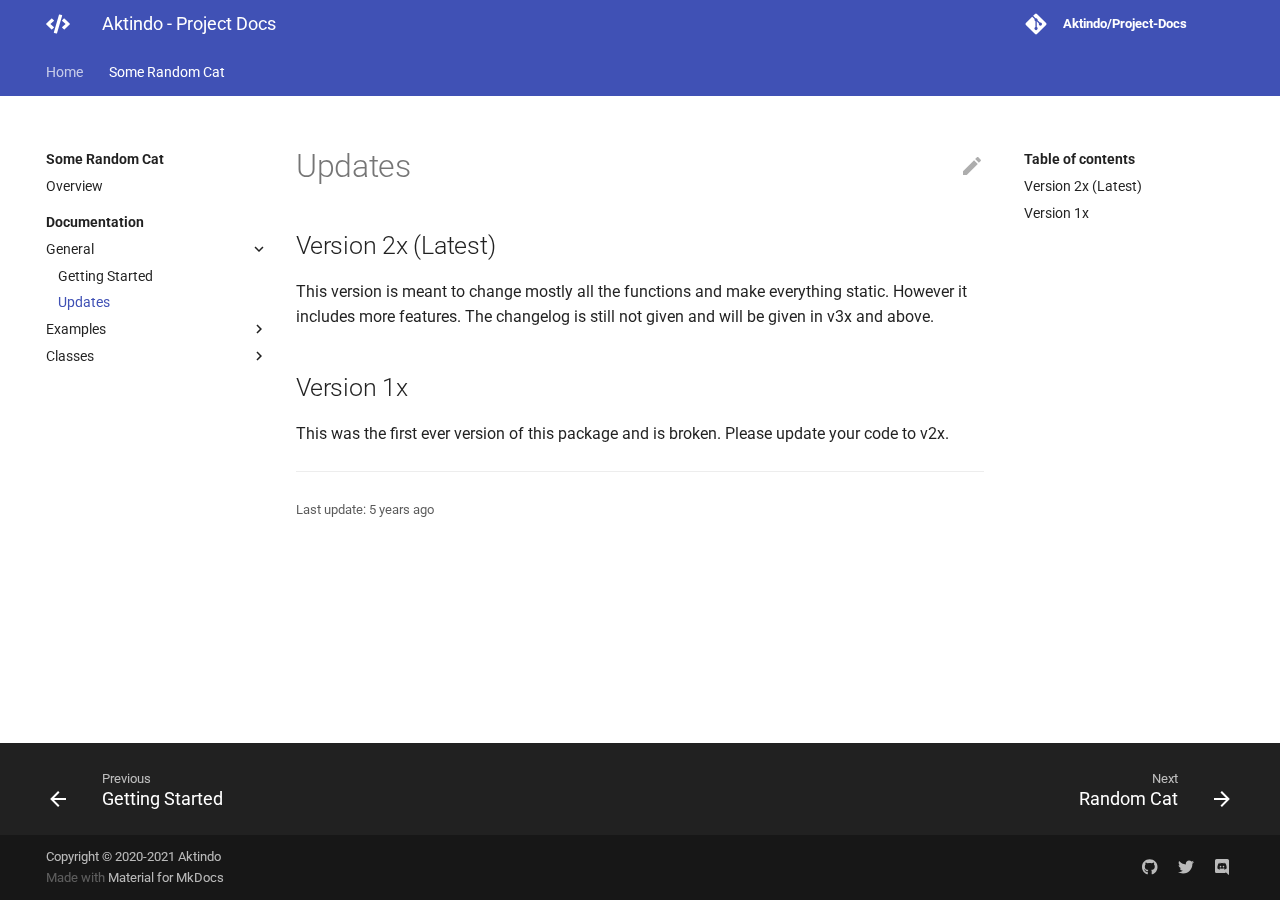
<file: some-random-cat/documentation/general/updates/index.html>
<!doctype html>
<html lang="en" class="no-js">
  <head>
    
      <meta charset="utf-8">
      <meta name="viewport" content="width=device-width,initial-scale=1">
      
        <meta name="description" content="An all in one place to view and learn more about Aktindo's projects.">
      
      
      
        <meta name="author" content="Aktindo">
      
      
        <link rel="canonical" href="https://aktindo.thedev.id/Project-Docs/some-random-cat/documentation/general/updates/">
      
      <link rel="shortcut icon" href="../../../../assets/images/my-favicon.svg">
      <meta name="generator" content="mkdocs-1.1.2, mkdocs-material-6.2.8">
    
    
      
        <title>Updates - Aktindo - Project Docs</title>
      
    
    
      <link rel="stylesheet" href="../../../../assets/stylesheets/main.cb6bc1d0.min.css">
      
        
        <link rel="stylesheet" href="../../../../assets/stylesheets/palette.39b8e14a.min.css">
        
          
          
          <meta name="theme-color" content="#4051b5">
        
      
    
    
    
      
        
        <link rel="preconnect" href="https://fonts.gstatic.com" crossorigin>
        <link rel="stylesheet" href="https://fonts.googleapis.com/css?family=Roboto:300,400,400i,700%7CRoboto+Mono&display=fallback">
        <style>body,input{font-family:"Roboto",-apple-system,BlinkMacSystemFont,Helvetica,Arial,sans-serif}code,kbd,pre{font-family:"Roboto Mono",SFMono-Regular,Consolas,Menlo,monospace}</style>
      
    
    
    
      <link rel="stylesheet" href="../../../../css/timeago.css">
    
      <link rel="stylesheet" href="../../../../assets/stylesheets/extra.css">
    
    
      
    
    
  </head>
  
  
    
    
    
    
    
    <body dir="ltr" data-md-color-scheme="" data-md-color-primary="indigo" data-md-color-accent="indigo">
      
  
    
    <input class="md-toggle" data-md-toggle="drawer" type="checkbox" id="__drawer" autocomplete="off">
    <input class="md-toggle" data-md-toggle="search" type="checkbox" id="__search" autocomplete="off">
    <label class="md-overlay" for="__drawer"></label>
    <div data-md-component="skip">
      
        
        <a href="#version-2x-latest" class="md-skip">
          Skip to content
        </a>
      
    </div>
    <div data-md-component="announce">
      
    </div>
    
      

<header class="md-header" data-md-component="header">
  <nav class="md-header-nav md-grid" aria-label="Header">
    <a href="https://aktindo.thedev.id/Project-Docs" title="Aktindo - Project Docs" class="md-header-nav__button md-logo" aria-label="Aktindo - Project Docs">
      
  
  <svg xmlns="http://www.w3.org/2000/svg" viewBox="0 0 640 512"><path d="M278.9 511.5l-61-17.7c-6.4-1.8-10-8.5-8.2-14.9L346.2 8.7c1.8-6.4 8.5-10 14.9-8.2l61 17.7c6.4 1.8 10 8.5 8.2 14.9L293.8 503.3c-1.9 6.4-8.5 10.1-14.9 8.2zm-114-112.2l43.5-46.4c4.6-4.9 4.3-12.7-.8-17.2L117 256l90.6-79.7c5.1-4.5 5.5-12.3.8-17.2l-43.5-46.4c-4.5-4.8-12.1-5.1-17-.5L3.8 247.2c-5.1 4.7-5.1 12.8 0 17.5l144.1 135.1c4.9 4.6 12.5 4.4 17-.5zm327.2.6l144.1-135.1c5.1-4.7 5.1-12.8 0-17.5L492.1 112.1c-4.8-4.5-12.4-4.3-17 .5L431.6 159c-4.6 4.9-4.3 12.7.8 17.2L523 256l-90.6 79.7c-5.1 4.5-5.5 12.3-.8 17.2l43.5 46.4c4.5 4.9 12.1 5.1 17 .6z"/></svg>

    </a>
    <label class="md-header-nav__button md-icon" for="__drawer">
      <svg xmlns="http://www.w3.org/2000/svg" viewBox="0 0 24 24"><path d="M3 6h18v2H3V6m0 5h18v2H3v-2m0 5h18v2H3v-2z"/></svg>
    </label>
    <div class="md-header-nav__title" data-md-component="header-title">
      <div class="md-header-nav__ellipsis">
        <div class="md-header-nav__topic">
          <span class="md-ellipsis">
            Aktindo - Project Docs
          </span>
        </div>
        <div class="md-header-nav__topic">
          <span class="md-ellipsis">
            
              Updates
            
          </span>
        </div>
      </div>
    </div>
    
    
      <div class="md-header-nav__source">
        
<a href="https://github.com/Aktindo/Project-Docs/" title="Go to repository" class="md-source">
  <div class="md-source__icon md-icon">
    
    <svg xmlns="http://www.w3.org/2000/svg" viewBox="0 0 448 512"><path d="M439.55 236.05L244 40.45a28.87 28.87 0 00-40.81 0l-40.66 40.63 51.52 51.52c27.06-9.14 52.68 16.77 43.39 43.68l49.66 49.66c34.23-11.8 61.18 31 35.47 56.69-26.49 26.49-70.21-2.87-56-37.34L240.22 199v121.85c25.3 12.54 22.26 41.85 9.08 55a34.34 34.34 0 01-48.55 0c-17.57-17.6-11.07-46.91 11.25-56v-123c-20.8-8.51-24.6-30.74-18.64-45L142.57 101 8.45 235.14a28.86 28.86 0 000 40.81l195.61 195.6a28.86 28.86 0 0040.8 0l194.69-194.69a28.86 28.86 0 000-40.81z"/></svg>
  </div>
  <div class="md-source__repository">
    Aktindo/Project-Docs
  </div>
</a>
      </div>
    
  </nav>
</header>
    
    <div class="md-container" data-md-component="container">
      
      
        
          
<nav class="md-tabs" aria-label="Tabs" data-md-component="tabs">
  <div class="md-tabs__inner md-grid">
    <ul class="md-tabs__list">
      
        
  
  


  
  
  
    <li class="md-tabs__item">
      <a href="../../../.." class="md-tabs__link">
        Home
      </a>
    </li>
  

      
        
  
  
    
  


  
  
  
    <li class="md-tabs__item">
      <a href="../../../overview/" class="md-tabs__link md-tabs__link--active">
        Some Random Cat
      </a>
    </li>
  

      
    </ul>
  </div>
</nav>
        
      
      <main class="md-main" data-md-component="main">
        <div class="md-main__inner md-grid">
          
            
              
              <div class="md-sidebar md-sidebar--primary" data-md-component="navigation" >
                <div class="md-sidebar__scrollwrap">
                  <div class="md-sidebar__inner">
                    



  


<nav class="md-nav md-nav--primary md-nav--lifted" aria-label="Navigation" data-md-level="0">
  <label class="md-nav__title" for="__drawer">
    <a href="https://aktindo.thedev.id/Project-Docs" title="Aktindo - Project Docs" class="md-nav__button md-logo" aria-label="Aktindo - Project Docs">
      
  
  <svg xmlns="http://www.w3.org/2000/svg" viewBox="0 0 640 512"><path d="M278.9 511.5l-61-17.7c-6.4-1.8-10-8.5-8.2-14.9L346.2 8.7c1.8-6.4 8.5-10 14.9-8.2l61 17.7c6.4 1.8 10 8.5 8.2 14.9L293.8 503.3c-1.9 6.4-8.5 10.1-14.9 8.2zm-114-112.2l43.5-46.4c4.6-4.9 4.3-12.7-.8-17.2L117 256l90.6-79.7c5.1-4.5 5.5-12.3.8-17.2l-43.5-46.4c-4.5-4.8-12.1-5.1-17-.5L3.8 247.2c-5.1 4.7-5.1 12.8 0 17.5l144.1 135.1c4.9 4.6 12.5 4.4 17-.5zm327.2.6l144.1-135.1c5.1-4.7 5.1-12.8 0-17.5L492.1 112.1c-4.8-4.5-12.4-4.3-17 .5L431.6 159c-4.6 4.9-4.3 12.7.8 17.2L523 256l-90.6 79.7c-5.1 4.5-5.5 12.3-.8 17.2l43.5 46.4c4.5 4.9 12.1 5.1 17 .6z"/></svg>

    </a>
    Aktindo - Project Docs
  </label>
  
    <div class="md-nav__source">
      
<a href="https://github.com/Aktindo/Project-Docs/" title="Go to repository" class="md-source">
  <div class="md-source__icon md-icon">
    
    <svg xmlns="http://www.w3.org/2000/svg" viewBox="0 0 448 512"><path d="M439.55 236.05L244 40.45a28.87 28.87 0 00-40.81 0l-40.66 40.63 51.52 51.52c27.06-9.14 52.68 16.77 43.39 43.68l49.66 49.66c34.23-11.8 61.18 31 35.47 56.69-26.49 26.49-70.21-2.87-56-37.34L240.22 199v121.85c25.3 12.54 22.26 41.85 9.08 55a34.34 34.34 0 01-48.55 0c-17.57-17.6-11.07-46.91 11.25-56v-123c-20.8-8.51-24.6-30.74-18.64-45L142.57 101 8.45 235.14a28.86 28.86 0 000 40.81l195.61 195.6a28.86 28.86 0 0040.8 0l194.69-194.69a28.86 28.86 0 000-40.81z"/></svg>
  </div>
  <div class="md-source__repository">
    Aktindo/Project-Docs
  </div>
</a>
    </div>
  
  <ul class="md-nav__list" data-md-scrollfix>
    
      
      
      

  
  
  
    
    <li class="md-nav__item md-nav__item--nested">
      
      
        <input class="md-nav__toggle md-toggle" data-md-toggle="nav-1" type="checkbox" id="nav-1" >
      
      <label class="md-nav__link" for="nav-1">
        Home
        <span class="md-nav__icon md-icon"></span>
      </label>
      <nav class="md-nav" aria-label="Home" data-md-level="1">
        <label class="md-nav__title" for="nav-1">
          <span class="md-nav__icon md-icon"></span>
          Home
        </label>
        <ul class="md-nav__list" data-md-scrollfix>
          
          
            
  
  
  
    <li class="md-nav__item">
      <a href="../../../.." class="md-nav__link">
        Overview
      </a>
    </li>
  

          
        </ul>
      </nav>
    </li>
  

    
      
      
      

  
  
    
  
  
    
    <li class="md-nav__item md-nav__item--active md-nav__item--nested">
      
      
        <input class="md-nav__toggle md-toggle" data-md-toggle="nav-2" type="checkbox" id="nav-2" checked>
      
      <label class="md-nav__link" for="nav-2">
        Some Random Cat
        <span class="md-nav__icon md-icon"></span>
      </label>
      <nav class="md-nav" aria-label="Some Random Cat" data-md-level="1">
        <label class="md-nav__title" for="nav-2">
          <span class="md-nav__icon md-icon"></span>
          Some Random Cat
        </label>
        <ul class="md-nav__list" data-md-scrollfix>
          
          
            
  
  
  
    <li class="md-nav__item">
      <a href="../../../overview/" class="md-nav__link">
        Overview
      </a>
    </li>
  

          
            
  
  
    
  
  
    
      
    
    <li class="md-nav__item md-nav__item--active md-nav__item--section md-nav__item--nested">
      
      
        <input class="md-nav__toggle md-toggle" data-md-toggle="nav-2-2" type="checkbox" id="nav-2-2" checked>
      
      <label class="md-nav__link" for="nav-2-2">
        Documentation
        <span class="md-nav__icon md-icon"></span>
      </label>
      <nav class="md-nav" aria-label="Documentation" data-md-level="2">
        <label class="md-nav__title" for="nav-2-2">
          <span class="md-nav__icon md-icon"></span>
          Documentation
        </label>
        <ul class="md-nav__list" data-md-scrollfix>
          
          
            
  
  
    
  
  
    
    <li class="md-nav__item md-nav__item--active md-nav__item--nested">
      
      
        <input class="md-nav__toggle md-toggle" data-md-toggle="nav-2-2-1" type="checkbox" id="nav-2-2-1" checked>
      
      <label class="md-nav__link" for="nav-2-2-1">
        General
        <span class="md-nav__icon md-icon"></span>
      </label>
      <nav class="md-nav" aria-label="General" data-md-level="3">
        <label class="md-nav__title" for="nav-2-2-1">
          <span class="md-nav__icon md-icon"></span>
          General
        </label>
        <ul class="md-nav__list" data-md-scrollfix>
          
          
            
  
  
  
    <li class="md-nav__item">
      <a href="../getting-started/" class="md-nav__link">
        Getting Started
      </a>
    </li>
  

          
            
  
  
    
  
  
    <li class="md-nav__item md-nav__item--active">
      
      <input class="md-nav__toggle md-toggle" data-md-toggle="toc" type="checkbox" id="__toc">
      
      
        <label class="md-nav__link md-nav__link--active" for="__toc">
          Updates
          <span class="md-nav__icon md-icon"></span>
        </label>
      
      <a href="./" class="md-nav__link md-nav__link--active">
        Updates
      </a>
      
        
<nav class="md-nav md-nav--secondary" aria-label="Table of contents">
  
  
  
    <label class="md-nav__title" for="__toc">
      <span class="md-nav__icon md-icon"></span>
      Table of contents
    </label>
    <ul class="md-nav__list" data-md-scrollfix>
      
        <li class="md-nav__item">
  <a href="#version-2x-latest" class="md-nav__link">
    Version 2x (Latest)
  </a>
  
</li>
      
        <li class="md-nav__item">
  <a href="#version-1x" class="md-nav__link">
    Version 1x
  </a>
  
</li>
      
    </ul>
  
</nav>
      
    </li>
  

          
        </ul>
      </nav>
    </li>
  

          
            
  
  
  
    
    <li class="md-nav__item md-nav__item--nested">
      
      
        <input class="md-nav__toggle md-toggle" data-md-toggle="nav-2-2-2" type="checkbox" id="nav-2-2-2" >
      
      <label class="md-nav__link" for="nav-2-2-2">
        Examples
        <span class="md-nav__icon md-icon"></span>
      </label>
      <nav class="md-nav" aria-label="Examples" data-md-level="3">
        <label class="md-nav__title" for="nav-2-2-2">
          <span class="md-nav__icon md-icon"></span>
          Examples
        </label>
        <ul class="md-nav__list" data-md-scrollfix>
          
          
            
  
  
  
    <li class="md-nav__item">
      <a href="../../examples/random-cat/" class="md-nav__link">
        Random Cat
      </a>
    </li>
  

          
            
  
  
  
    <li class="md-nav__item">
      <a href="../../examples/random-joke/" class="md-nav__link">
        Random Joke
      </a>
    </li>
  

          
        </ul>
      </nav>
    </li>
  

          
            
  
  
  
    
    <li class="md-nav__item md-nav__item--nested">
      
      
        <input class="md-nav__toggle md-toggle" data-md-toggle="nav-2-2-3" type="checkbox" id="nav-2-2-3" >
      
      <label class="md-nav__link" for="nav-2-2-3">
        Classes
        <span class="md-nav__icon md-icon"></span>
      </label>
      <nav class="md-nav" aria-label="Classes" data-md-level="3">
        <label class="md-nav__title" for="nav-2-2-3">
          <span class="md-nav__icon md-icon"></span>
          Classes
        </label>
        <ul class="md-nav__list" data-md-scrollfix>
          
          
            
  
  
  
    <li class="md-nav__item">
      <a href="../../classes/generation/" class="md-nav__link">
        Generation
      </a>
    </li>
  

          
            
  
  
  
    <li class="md-nav__item">
      <a href="../../classes/random/" class="md-nav__link">
        Random
      </a>
    </li>
  

          
            
  
  
  
    <li class="md-nav__item">
      <a href="../../classes/util/" class="md-nav__link">
        Util
      </a>
    </li>
  

          
        </ul>
      </nav>
    </li>
  

          
        </ul>
      </nav>
    </li>
  

          
        </ul>
      </nav>
    </li>
  

    
  </ul>
</nav>
                  </div>
                </div>
              </div>
            
            
              
              <div class="md-sidebar md-sidebar--secondary" data-md-component="toc" >
                <div class="md-sidebar__scrollwrap">
                  <div class="md-sidebar__inner">
                    
<nav class="md-nav md-nav--secondary" aria-label="Table of contents">
  
  
  
    <label class="md-nav__title" for="__toc">
      <span class="md-nav__icon md-icon"></span>
      Table of contents
    </label>
    <ul class="md-nav__list" data-md-scrollfix>
      
        <li class="md-nav__item">
  <a href="#version-2x-latest" class="md-nav__link">
    Version 2x (Latest)
  </a>
  
</li>
      
        <li class="md-nav__item">
  <a href="#version-1x" class="md-nav__link">
    Version 1x
  </a>
  
</li>
      
    </ul>
  
</nav>
                  </div>
                </div>
              </div>
            
          
          <div class="md-content">
            <article class="md-content__inner md-typeset">
              
                
                  <a href="https://github.com/Aktindo/Project-Docs/edit/main/docs/some-random-cat/documentation/general/updates.md" title="Edit this page" class="md-content__button md-icon">
                    <svg xmlns="http://www.w3.org/2000/svg" viewBox="0 0 24 24"><path d="M20.71 7.04c.39-.39.39-1.04 0-1.41l-2.34-2.34c-.37-.39-1.02-.39-1.41 0l-1.84 1.83 3.75 3.75M3 17.25V21h3.75L17.81 9.93l-3.75-3.75L3 17.25z"/></svg>
                  </a>
                
                
                  <h1>Updates</h1>
                
                <h2 id="version-2x-latest">Version 2x (Latest)<a class="headerlink" href="#version-2x-latest" title="Permanent link">&para;</a></h2>
<p>This version is meant to change mostly all the functions and make everything static. However it includes more features. The changelog is still not given and will be given in v3x and above.</p>
<h2 id="version-1x">Version 1x<a class="headerlink" href="#version-1x" title="Permanent link">&para;</a></h2>
<p>This was the first ever version of this package and is broken. Please update your code to v2x.</p>
                
                  
                    

<hr>
<div class="md-source-date">
  <small>
    
      Last update: <span class="git-revision-date-localized-plugin git-revision-date-localized-plugin-timeago"><span class="timeago" datetime="2021-02-10T06:51:41+00:00" locale="en"></span></span><span class="git-revision-date-localized-plugin git-revision-date-localized-plugin-iso_date">2021-02-10</span>
    
  </small>
</div>
                  
                
              
              
                


              
            </article>
          </div>
        </div>
      </main>
      
        
<footer class="md-footer">
  
    <div class="md-footer-nav">
      <nav class="md-footer-nav__inner md-grid" aria-label="Footer">
        
          <a href="../getting-started/" class="md-footer-nav__link md-footer-nav__link--prev" rel="prev">
            <div class="md-footer-nav__button md-icon">
              <svg xmlns="http://www.w3.org/2000/svg" viewBox="0 0 24 24"><path d="M20 11v2H8l5.5 5.5-1.42 1.42L4.16 12l7.92-7.92L13.5 5.5 8 11h12z"/></svg>
            </div>
            <div class="md-footer-nav__title">
              <div class="md-ellipsis">
                <span class="md-footer-nav__direction">
                  Previous
                </span>
                Getting Started
              </div>
            </div>
          </a>
        
        
          <a href="../../examples/random-cat/" class="md-footer-nav__link md-footer-nav__link--next" rel="next">
            <div class="md-footer-nav__title">
              <div class="md-ellipsis">
                <span class="md-footer-nav__direction">
                  Next
                </span>
                Random Cat
              </div>
            </div>
            <div class="md-footer-nav__button md-icon">
              <svg xmlns="http://www.w3.org/2000/svg" viewBox="0 0 24 24"><path d="M4 11v2h12l-5.5 5.5 1.42 1.42L19.84 12l-7.92-7.92L10.5 5.5 16 11H4z"/></svg>
            </div>
          </a>
        
      </nav>
    </div>
  
  <div class="md-footer-meta md-typeset">
    <div class="md-footer-meta__inner md-grid">
      <div class="md-footer-copyright">
        
          <div class="md-footer-copyright__highlight">
            Copyright &copy; 2020-2021 Aktindo
          </div>
        
        Made with
        <a href="https://squidfunk.github.io/mkdocs-material/" target="_blank" rel="noopener">
          Material for MkDocs
        </a>
      </div>
      
  <div class="md-footer-social">
    
      
      
        
        
      
      <a href="https://github.com/Aktindo" target="_blank" rel="noopener" title="github.com" class="md-footer-social__link">
        <svg xmlns="http://www.w3.org/2000/svg" viewBox="0 0 496 512"><path d="M165.9 397.4c0 2-2.3 3.6-5.2 3.6-3.3.3-5.6-1.3-5.6-3.6 0-2 2.3-3.6 5.2-3.6 3-.3 5.6 1.3 5.6 3.6zm-31.1-4.5c-.7 2 1.3 4.3 4.3 4.9 2.6 1 5.6 0 6.2-2s-1.3-4.3-4.3-5.2c-2.6-.7-5.5.3-6.2 2.3zm44.2-1.7c-2.9.7-4.9 2.6-4.6 4.9.3 2 2.9 3.3 5.9 2.6 2.9-.7 4.9-2.6 4.6-4.6-.3-1.9-3-3.2-5.9-2.9zM244.8 8C106.1 8 0 113.3 0 252c0 110.9 69.8 205.8 169.5 239.2 12.8 2.3 17.3-5.6 17.3-12.1 0-6.2-.3-40.4-.3-61.4 0 0-70 15-84.7-29.8 0 0-11.4-29.1-27.8-36.6 0 0-22.9-15.7 1.6-15.4 0 0 24.9 2 38.6 25.8 21.9 38.6 58.6 27.5 72.9 20.9 2.3-16 8.8-27.1 16-33.7-55.9-6.2-112.3-14.3-112.3-110.5 0-27.5 7.6-41.3 23.6-58.9-2.6-6.5-11.1-33.3 2.6-67.9 20.9-6.5 69 27 69 27 20-5.6 41.5-8.5 62.8-8.5s42.8 2.9 62.8 8.5c0 0 48.1-33.6 69-27 13.7 34.7 5.2 61.4 2.6 67.9 16 17.7 25.8 31.5 25.8 58.9 0 96.5-58.9 104.2-114.8 110.5 9.2 7.9 17 22.9 17 46.4 0 33.7-.3 75.4-.3 83.6 0 6.5 4.6 14.4 17.3 12.1C428.2 457.8 496 362.9 496 252 496 113.3 383.5 8 244.8 8zM97.2 352.9c-1.3 1-1 3.3.7 5.2 1.6 1.6 3.9 2.3 5.2 1 1.3-1 1-3.3-.7-5.2-1.6-1.6-3.9-2.3-5.2-1zm-10.8-8.1c-.7 1.3.3 2.9 2.3 3.9 1.6 1 3.6.7 4.3-.7.7-1.3-.3-2.9-2.3-3.9-2-.6-3.6-.3-4.3.7zm32.4 35.6c-1.6 1.3-1 4.3 1.3 6.2 2.3 2.3 5.2 2.6 6.5 1 1.3-1.3.7-4.3-1.3-6.2-2.2-2.3-5.2-2.6-6.5-1zm-11.4-14.7c-1.6 1-1.6 3.6 0 5.9 1.6 2.3 4.3 3.3 5.6 2.3 1.6-1.3 1.6-3.9 0-6.2-1.4-2.3-4-3.3-5.6-2z"/></svg>
      </a>
    
      
      
        
        
      
      <a href="https://twitter.com/aktindo" target="_blank" rel="noopener" title="twitter.com" class="md-footer-social__link">
        <svg xmlns="http://www.w3.org/2000/svg" viewBox="0 0 512 512"><path d="M459.37 151.716c.325 4.548.325 9.097.325 13.645 0 138.72-105.583 298.558-298.558 298.558-59.452 0-114.68-17.219-161.137-47.106 8.447.974 16.568 1.299 25.34 1.299 49.055 0 94.213-16.568 130.274-44.832-46.132-.975-84.792-31.188-98.112-72.772 6.498.974 12.995 1.624 19.818 1.624 9.421 0 18.843-1.3 27.614-3.573-48.081-9.747-84.143-51.98-84.143-102.985v-1.299c13.969 7.797 30.214 12.67 47.431 13.319-28.264-18.843-46.781-51.005-46.781-87.391 0-19.492 5.197-37.36 14.294-52.954 51.655 63.675 129.3 105.258 216.365 109.807-1.624-7.797-2.599-15.918-2.599-24.04 0-57.828 46.782-104.934 104.934-104.934 30.213 0 57.502 12.67 76.67 33.137 23.715-4.548 46.456-13.32 66.599-25.34-7.798 24.366-24.366 44.833-46.132 57.827 21.117-2.273 41.584-8.122 60.426-16.243-14.292 20.791-32.161 39.308-52.628 54.253z"/></svg>
      </a>
    
      
      
        
        
      
      <a href="https://discord.gg/6g297Usrsn" target="_blank" rel="noopener" title="discord.gg" class="md-footer-social__link">
        <svg xmlns="http://www.w3.org/2000/svg" viewBox="0 0 448 512"><path d="M297.216 243.2c0 15.616-11.52 28.416-26.112 28.416-14.336 0-26.112-12.8-26.112-28.416s11.52-28.416 26.112-28.416c14.592 0 26.112 12.8 26.112 28.416zm-119.552-28.416c-14.592 0-26.112 12.8-26.112 28.416s11.776 28.416 26.112 28.416c14.592 0 26.112-12.8 26.112-28.416.256-15.616-11.52-28.416-26.112-28.416zM448 52.736V512c-64.494-56.994-43.868-38.128-118.784-107.776l13.568 47.36H52.48C23.552 451.584 0 428.032 0 398.848V52.736C0 23.552 23.552 0 52.48 0h343.04C424.448 0 448 23.552 448 52.736zm-72.96 242.688c0-82.432-36.864-149.248-36.864-149.248-36.864-27.648-71.936-26.88-71.936-26.88l-3.584 4.096c43.52 13.312 63.744 32.512 63.744 32.512-60.811-33.329-132.244-33.335-191.232-7.424-9.472 4.352-15.104 7.424-15.104 7.424s21.248-20.224 67.328-33.536l-2.56-3.072s-35.072-.768-71.936 26.88c0 0-36.864 66.816-36.864 149.248 0 0 21.504 37.12 78.08 38.912 0 0 9.472-11.52 17.152-21.248-32.512-9.728-44.8-30.208-44.8-30.208 3.766 2.636 9.976 6.053 10.496 6.4 43.21 24.198 104.588 32.126 159.744 8.96 8.96-3.328 18.944-8.192 29.44-15.104 0 0-12.8 20.992-46.336 30.464 7.68 9.728 16.896 20.736 16.896 20.736 56.576-1.792 78.336-38.912 78.336-38.912z"/></svg>
      </a>
    
  </div>

    </div>
  </div>
</footer>
      
    </div>
    
      <script src="../../../../assets/javascripts/vendor.18f0862e.min.js"></script>
      <script src="../../../../assets/javascripts/bundle.994580cf.min.js"></script><script id="__lang" type="application/json">{"clipboard.copy": "Copy to clipboard", "clipboard.copied": "Copied to clipboard", "search.config.lang": "en", "search.config.pipeline": "trimmer, stopWordFilter", "search.config.separator": "[\\s\\-]+", "search.placeholder": "Search", "search.result.placeholder": "Type to start searching", "search.result.none": "No matching documents", "search.result.one": "1 matching document", "search.result.other": "# matching documents", "search.result.more.one": "1 more on this page", "search.result.more.other": "# more on this page", "search.result.term.missing": "Missing"}</script>
      
      <script>
        app = initialize({
          base: "../../../..",
          features: ['navigation.tabs', 'navigation.sections'],
          search: Object.assign({
            worker: "../../../../assets/javascripts/worker/search.9c0e82ba.min.js"
          }, typeof search !== "undefined" && search)
        })
      </script>
      
        <script src="../../../../js/timeago.min.js"></script>
      
        <script src="../../../../js/timeago_mkdocs_material.js"></script>
      
    
  </body>
</html>
</file>
<file: css/timeago.css>
/* 
 * timeago output is dynamic, which breaks when you print a page.
 * This ensures fallback to type "iso_date" when printing.
 */

.git-revision-date-localized-plugin-iso_date { display: none }

@media print {
    .git-revision-date-localized-plugin-iso_date { display: inline } 
    .git-revision-date-localized-plugin-timeago { display: none } 
}
</file>
<file: assets/stylesheets/extra.css>
th {
    font-size: 16px;
    background-color: #4051b6 !important;
}
td {
  font-size: 16px
}
blockquote {
    border-left-color: #4051b6 !important;
}
</file>
<file: assets/stylesheets/main.cb6bc1d0.min.css>
html{box-sizing:border-box;-webkit-text-size-adjust:none;-moz-text-size-adjust:none;-ms-text-size-adjust:none;text-size-adjust:none}*,*::before,*::after{box-sizing:inherit}body{margin:0}a,button,label,input{-webkit-tap-highlight-color:transparent}a{color:inherit;text-decoration:none}hr{display:block;box-sizing:content-box;height:.05rem;padding:0;overflow:visible;border:0}small{font-size:80%}sub,sup{line-height:1em}img{border-style:none}table{border-collapse:separate;border-spacing:0}td,th{font-weight:400;vertical-align:top}button{margin:0;padding:0;font-size:inherit;background:transparent;border:0}input{border:0;outline:none}:root{--md-default-fg-color: hsla(0, 0%, 0%, 0.87);--md-default-fg-color--light: hsla(0, 0%, 0%, 0.54);--md-default-fg-color--lighter: hsla(0, 0%, 0%, 0.32);--md-default-fg-color--lightest: hsla(0, 0%, 0%, 0.07);--md-default-bg-color: hsla(0, 0%, 100%, 1);--md-default-bg-color--light: hsla(0, 0%, 100%, 0.7);--md-default-bg-color--lighter: hsla(0, 0%, 100%, 0.3);--md-default-bg-color--lightest: hsla(0, 0%, 100%, 0.12);--md-primary-fg-color: hsla(231, 48%, 48%, 1);--md-primary-fg-color--light: hsla(231, 44%, 56%, 1);--md-primary-fg-color--dark: hsla(232, 54%, 41%, 1);--md-primary-bg-color: hsla(0, 0%, 100%, 1);--md-primary-bg-color--light: hsla(0, 0%, 100%, 0.7);--md-accent-fg-color: hsla(231, 99%, 66%, 1);--md-accent-fg-color--transparent: hsla(231, 99%, 66%, 0.1);--md-accent-bg-color: hsla(0, 0%, 100%, 1);--md-accent-bg-color--light: hsla(0, 0%, 100%, 0.7)}:root>*{--md-code-fg-color: hsla(200, 18%, 26%, 1);--md-code-bg-color: hsla(0, 0%, 96%, 1);--md-code-hl-color: hsla(60, 100%, 50%, 0.5);--md-code-hl-number-color: hsla(0, 67%, 50%, 1);--md-code-hl-special-color: hsla(340, 83%, 47%, 1);--md-code-hl-function-color: hsla(291, 45%, 50%, 1);--md-code-hl-constant-color: hsla(250, 63%, 60%, 1);--md-code-hl-keyword-color: hsla(219, 54%, 51%, 1);--md-code-hl-string-color: hsla(150, 63%, 30%, 1);--md-code-hl-name-color: var(--md-code-fg-color);--md-code-hl-operator-color: var(--md-default-fg-color--light);--md-code-hl-punctuation-color: var(--md-default-fg-color--light);--md-code-hl-comment-color: var(--md-default-fg-color--light);--md-code-hl-generic-color: var(--md-default-fg-color--light);--md-code-hl-variable-color: var(--md-default-fg-color--light);--md-typeset-color: var(--md-default-fg-color);--md-typeset-a-color: var(--md-primary-fg-color);--md-typeset-mark-color: hsla(60, 100%, 50%, 0.5);--md-typeset-del-color: hsla(6, 90%, 60%, 0.15);--md-typeset-ins-color: hsla(150, 90%, 44%, 0.15);--md-typeset-kbd-color: hsla(0, 0%, 98%, 1);--md-typeset-kbd-accent-color: hsla(0, 100%, 100%, 1);--md-typeset-kbd-border-color: hsla(0, 0%, 72%, 1);--md-admonition-fg-color: var(--md-default-fg-color);--md-admonition-bg-color: var(--md-default-bg-color);--md-footer-fg-color: hsla(0, 0%, 100%, 1);--md-footer-fg-color--light: hsla(0, 0%, 100%, 0.7);--md-footer-fg-color--lighter: hsla(0, 0%, 100%, 0.3);--md-footer-bg-color: hsla(0, 0%, 0%, 0.87);--md-footer-bg-color--dark: hsla(0, 0%, 0%, 0.32)}.md-icon svg{display:block;width:1.2rem;height:1.2rem;fill:currentColor}body{-webkit-font-smoothing:antialiased;-moz-osx-font-smoothing:grayscale}body,input{color:var(--md-typeset-color);font-feature-settings:"kern","liga";font-family:-apple-system,BlinkMacSystemFont,Helvetica,Arial,sans-serif}code,pre,kbd{color:var(--md-typeset-color);font-feature-settings:"kern";font-family:SFMono-Regular,Consolas,Menlo,monospace}:root{--md-typeset-table--ascending: url("data:image/svg+xml;charset=utf-8,<?xml version='1.0' encoding='UTF-8'?><!DOCTYPE svg PUBLIC '-//W3C//DTD SVG 1.1//EN' 'http://www.w3.org/Graphics/SVG/1.1/DTD/svg11.dtd'><svg xmlns='http://www.w3.org/2000/svg' xmlns:xlink='http://www.w3.org/1999/xlink' version='1.1' id='mdi-arrow-down' width='24' height='24' viewBox='0 0 24 24'><path d='M11,4H13V16L18.5,10.5L19.92,11.92L12,19.84L4.08,11.92L5.5,10.5L11,16V4Z'/></svg>");--md-typeset-table--descending: url("data:image/svg+xml;charset=utf-8,<?xml version='1.0' encoding='UTF-8'?><!DOCTYPE svg PUBLIC '-//W3C//DTD SVG 1.1//EN' 'http://www.w3.org/Graphics/SVG/1.1/DTD/svg11.dtd'><svg xmlns='http://www.w3.org/2000/svg' xmlns:xlink='http://www.w3.org/1999/xlink' version='1.1' id='mdi-arrow-up' width='24' height='24' viewBox='0 0 24 24'><path d='M13,20H11V8L5.5,13.5L4.08,12.08L12,4.16L19.92,12.08L18.5,13.5L13,8V20Z'/></svg>")}.md-typeset{font-size:.8rem;line-height:1.6;-webkit-print-color-adjust:exact;color-adjust:exact}@media print{.md-typeset{font-size:.68rem}}.md-typeset p,.md-typeset ul,.md-typeset ol,.md-typeset dl,.md-typeset blockquote{margin:1em 0}.md-typeset h1{margin:0 0 1.25em;color:var(--md-default-fg-color--light);font-weight:300;font-size:2em;line-height:1.3;letter-spacing:-0.01em}.md-typeset h2{margin:1.6em 0 .64em;font-weight:300;font-size:1.5625em;line-height:1.4;letter-spacing:-0.01em}.md-typeset h3{margin:1.6em 0 .8em;font-weight:400;font-size:1.25em;line-height:1.5;letter-spacing:-0.01em}.md-typeset h2+h3{margin-top:.8em}.md-typeset h4{margin:1em 0;font-weight:700;letter-spacing:-0.01em}.md-typeset h5,.md-typeset h6{margin:1.25em 0;color:var(--md-default-fg-color--light);font-weight:700;font-size:.8em;letter-spacing:-0.01em}.md-typeset h5{text-transform:uppercase}.md-typeset hr{margin:1.5em 0;border-bottom:.05rem solid var(--md-default-fg-color--lightest)}.md-typeset a{color:var(--md-typeset-a-color);word-break:break-word}.md-typeset a,.md-typeset a::before{transition:color 125ms}.md-typeset a:focus,.md-typeset a:hover{color:var(--md-accent-fg-color)}.md-typeset code,.md-typeset pre,.md-typeset kbd{color:var(--md-code-fg-color);direction:ltr}@media print{.md-typeset code,.md-typeset pre,.md-typeset kbd{white-space:pre-wrap}}.md-typeset code{padding:0 .2941176471em;font-size:.85em;word-break:break-word;background-color:var(--md-code-bg-color);border-radius:.1rem;-webkit-box-decoration-break:clone;box-decoration-break:clone}.md-typeset code:not(.focus-visible){outline:none;-webkit-tap-highlight-color:transparent}.md-typeset h1 code,.md-typeset h2 code,.md-typeset h3 code,.md-typeset h4 code,.md-typeset h5 code,.md-typeset h6 code{margin:initial;padding:initial;background-color:transparent;box-shadow:none}.md-typeset a>code{color:currentColor}.md-typeset pre{position:relative;margin:1em 0;line-height:1.4}.md-typeset pre>code{display:block;margin:0;padding:.7720588235em 1.1764705882em;overflow:auto;word-break:normal;box-shadow:none;-webkit-box-decoration-break:slice;box-decoration-break:slice;touch-action:auto;scrollbar-width:thin;scrollbar-color:var(--md-default-fg-color--lighter) transparent}.md-typeset pre>code:hover{scrollbar-color:var(--md-accent-fg-color) transparent}.md-typeset pre>code::-webkit-scrollbar{width:.2rem;height:.2rem}.md-typeset pre>code::-webkit-scrollbar-thumb{background-color:var(--md-default-fg-color--lighter)}.md-typeset pre>code::-webkit-scrollbar-thumb:hover{background-color:var(--md-accent-fg-color)}@media screen and (max-width: 44.9375em){.md-typeset>pre{margin:1em -0.8rem}.md-typeset>pre code{border-radius:0}}.md-typeset kbd{display:inline-block;padding:0 .6666666667em;color:var(--md-default-fg-color);font-size:.75em;vertical-align:text-top;word-break:break-word;background-color:var(--md-typeset-kbd-color);border-radius:.1rem;box-shadow:0 .1rem 0 .05rem var(--md-typeset-kbd-border-color),0 .1rem 0 var(--md-typeset-kbd-border-color),0 -0.1rem .2rem var(--md-typeset-kbd-accent-color) inset}.md-typeset mark{color:inherit;word-break:break-word;background-color:var(--md-typeset-mark-color);-webkit-box-decoration-break:clone;box-decoration-break:clone}.md-typeset abbr{text-decoration:none;border-bottom:.05rem dotted var(--md-default-fg-color--light);cursor:help}@media(hover: none){.md-typeset abbr{position:relative}.md-typeset abbr[title]:focus::after,.md-typeset abbr[title]:hover::after{box-shadow:0 2px 2px 0 rgba(0,0,0,.14),0 1px 5px 0 rgba(0,0,0,.12),0 3px 1px -2px rgba(0,0,0,.2);position:absolute;left:0;display:inline-block;width:auto;min-width:-webkit-max-content;min-width:-moz-max-content;min-width:max-content;max-width:80%;margin-top:2em;padding:.2rem .3rem;color:var(--md-default-bg-color);font-size:.7rem;background-color:var(--md-default-fg-color);border-radius:.1rem;content:attr(title)}}.md-typeset small{opacity:.75}.md-typeset sup,.md-typeset sub{margin-left:.078125em}[dir=rtl] .md-typeset sup,[dir=rtl] .md-typeset sub{margin-right:.078125em;margin-left:initial}.md-typeset blockquote{padding-left:.6rem;color:var(--md-default-fg-color--light);border-left:.2rem solid var(--md-default-fg-color--lighter)}[dir=rtl] .md-typeset blockquote{padding-right:.6rem;padding-left:initial;border-right:.2rem solid var(--md-default-fg-color--lighter);border-left:initial}.md-typeset ul{list-style-type:disc}.md-typeset ul,.md-typeset ol{margin-left:.625em;padding:0}[dir=rtl] .md-typeset ul,[dir=rtl] .md-typeset ol{margin-right:.625em;margin-left:initial}.md-typeset ul ol,.md-typeset ol ol{list-style-type:lower-alpha}.md-typeset ul ol ol,.md-typeset ol ol ol{list-style-type:lower-roman}.md-typeset ul li,.md-typeset ol li{margin-bottom:.5em;margin-left:1.25em}[dir=rtl] .md-typeset ul li,[dir=rtl] .md-typeset ol li{margin-right:1.25em;margin-left:initial}.md-typeset ul li p,.md-typeset ul li blockquote,.md-typeset ol li p,.md-typeset ol li blockquote{margin:.5em 0}.md-typeset ul li:last-child,.md-typeset ol li:last-child{margin-bottom:0}.md-typeset ul li ul,.md-typeset ul li ol,.md-typeset ol li ul,.md-typeset ol li ol{margin:.5em 0 .5em .625em}[dir=rtl] .md-typeset ul li ul,[dir=rtl] .md-typeset ul li ol,[dir=rtl] .md-typeset ol li ul,[dir=rtl] .md-typeset ol li ol{margin-right:.625em;margin-left:initial}.md-typeset dd{margin:1em 0 1.5em 1.875em}[dir=rtl] .md-typeset dd{margin-right:1.875em;margin-left:initial}.md-typeset img,.md-typeset svg{max-width:100%;height:auto}.md-typeset img[align=left],.md-typeset svg[align=left]{margin:1em;margin-left:0}.md-typeset img[align=right],.md-typeset svg[align=right]{margin:1em;margin-right:0}.md-typeset img[align]:only-child,.md-typeset svg[align]:only-child{margin-top:0}.md-typeset figure{width:-webkit-fit-content;width:-moz-fit-content;width:fit-content;max-width:100%;margin:0 auto;text-align:center}.md-typeset figure img{display:block}.md-typeset figcaption{max-width:24rem;margin:1em auto 2em;font-style:italic}.md-typeset iframe{max-width:100%}.md-typeset table:not([class]){display:inline-block;max-width:100%;overflow:auto;font-size:.64rem;background-color:var(--md-default-bg-color);border-radius:.1rem;box-shadow:0 .2rem .5rem rgba(0,0,0,.05),0 0 .05rem rgba(0,0,0,.1);touch-action:auto}@media print{.md-typeset table:not([class]){display:table}}.md-typeset table:not([class])+*{margin-top:1.5em}.md-typeset table:not([class]) th>*:first-child,.md-typeset table:not([class]) td>*:first-child{margin-top:0}.md-typeset table:not([class]) th>*:last-child,.md-typeset table:not([class]) td>*:last-child{margin-bottom:0}.md-typeset table:not([class]) th:not([align]),.md-typeset table:not([class]) td:not([align]){text-align:left}[dir=rtl] .md-typeset table:not([class]) th:not([align]),[dir=rtl] .md-typeset table:not([class]) td:not([align]){text-align:right}.md-typeset table:not([class]) th{min-width:5rem;padding:.9375em 1.25em;color:var(--md-default-bg-color);vertical-align:top;background-color:var(--md-default-fg-color--light)}.md-typeset table:not([class]) th a{color:inherit}.md-typeset table:not([class]) td{padding:.9375em 1.25em;vertical-align:top;border-top:.05rem solid var(--md-default-fg-color--lightest)}.md-typeset table:not([class]) tr{transition:background-color 125ms}.md-typeset table:not([class]) tr:hover{background-color:rgba(0,0,0,.035);box-shadow:0 .05rem 0 var(--md-default-bg-color) inset}.md-typeset table:not([class]) tr:first-child td{border-top:0}.md-typeset table:not([class]) a{word-break:normal}.md-typeset table th[role=columnheader]{cursor:pointer}.md-typeset table th[role=columnheader]::after{display:inline-block;width:1.2em;height:1.2em;margin-left:.5em;vertical-align:sub;-webkit-mask-repeat:no-repeat;mask-repeat:no-repeat;-webkit-mask-size:contain;mask-size:contain;content:""}.md-typeset table th[role=columnheader][aria-sort=ascending]::after{background-color:currentColor;-webkit-mask-image:var(--md-typeset-table--ascending);mask-image:var(--md-typeset-table--ascending)}.md-typeset table th[role=columnheader][aria-sort=descending]::after{background-color:currentColor;-webkit-mask-image:var(--md-typeset-table--descending);mask-image:var(--md-typeset-table--descending)}.md-typeset__scrollwrap{margin:1em -0.8rem;overflow-x:auto;touch-action:auto}.md-typeset__table{display:inline-block;margin-bottom:.5em;padding:0 .8rem}@media print{.md-typeset__table{display:block}}html .md-typeset__table table{display:table;width:100%;margin:0;overflow:hidden}html{height:100%;overflow-x:hidden;font-size:125%}@media screen and (min-width: 100em){html{font-size:137.5%}}@media screen and (min-width: 125em){html{font-size:150%}}body{position:relative;display:flex;flex-direction:column;width:100%;min-height:100%;font-size:.5rem;background-color:var(--md-default-bg-color)}@media print{body{display:block}}@media screen and (max-width: 59.9375em){body[data-md-state=lock]{position:fixed}}.md-grid{max-width:61rem;margin-right:auto;margin-left:auto}.md-container{display:flex;flex-direction:column;flex-grow:1}@media print{.md-container{display:block}}.md-main{flex-grow:1}.md-main__inner{display:flex;height:100%;margin-top:1.5rem}.md-ellipsis{overflow:hidden;white-space:nowrap;text-overflow:ellipsis}.md-toggle{display:none}.md-skip{position:fixed;z-index:-1;margin:.5rem;padding:.3rem .5rem;color:var(--md-default-bg-color);font-size:.64rem;background-color:var(--md-default-fg-color);border-radius:.1rem;transform:translateY(0.4rem);opacity:0}.md-skip:focus{z-index:10;transform:translateY(0);opacity:1;transition:transform 250ms cubic-bezier(0.4, 0, 0.2, 1),opacity 175ms 75ms}@page{margin:25mm}.md-announce{overflow:auto;background-color:var(--md-footer-bg-color)}@media print{.md-announce{display:none}}.md-announce__inner{margin:.6rem auto;padding:0 .8rem;color:var(--md-footer-fg-color);font-size:.7rem}.md-typeset .md-button{display:inline-block;padding:.625em 2em;color:var(--md-primary-fg-color);font-weight:700;border:.1rem solid currentColor;border-radius:.1rem;transition:color 125ms,background-color 125ms,border-color 125ms}.md-typeset .md-button--primary{color:var(--md-primary-bg-color);background-color:var(--md-primary-fg-color);border-color:var(--md-primary-fg-color)}.md-typeset .md-button:focus,.md-typeset .md-button:hover{color:var(--md-accent-bg-color);background-color:var(--md-accent-fg-color);border-color:var(--md-accent-fg-color)}:root{--md-clipboard-icon: url("data:image/svg+xml;charset=utf-8,<?xml version='1.0' encoding='UTF-8'?><!DOCTYPE svg PUBLIC '-//W3C//DTD SVG 1.1//EN' 'http://www.w3.org/Graphics/SVG/1.1/DTD/svg11.dtd'><svg xmlns='http://www.w3.org/2000/svg' xmlns:xlink='http://www.w3.org/1999/xlink' version='1.1' id='mdi-content-copy' width='24' height='24' viewBox='0 0 24 24'><path d='M19,21H8V7H19M19,5H8A2,2 0 0,0 6,7V21A2,2 0 0,0 8,23H19A2,2 0 0,0 21,21V7A2,2 0 0,0 19,5M16,1H4A2,2 0 0,0 2,3V17H4V3H16V1Z'/></svg>")}.md-clipboard{position:absolute;top:.5em;right:.5em;z-index:1;width:1.5em;height:1.5em;color:var(--md-default-fg-color--lightest);border-radius:.1rem;cursor:pointer;transition:color 250ms}@media print{.md-clipboard{display:none}}:hover>.md-clipboard{color:var(--md-default-fg-color--light)}.md-clipboard:focus,.md-clipboard:hover{color:var(--md-accent-fg-color)}.md-clipboard::after{display:block;width:1.125em;height:1.125em;margin:0 auto;background-color:currentColor;-webkit-mask-image:var(--md-clipboard-icon);mask-image:var(--md-clipboard-icon);-webkit-mask-repeat:no-repeat;mask-repeat:no-repeat;-webkit-mask-size:contain;mask-size:contain;content:""}.md-content{flex-grow:1;overflow:hidden;scroll-padding-top:51.2rem}.md-content__inner{margin:0 .8rem 1.2rem;padding-top:.6rem}@media screen and (min-width: 76.25em){.md-sidebar--primary:not([hidden])~.md-content>.md-content__inner{margin-left:1.2rem}[dir=rtl] .md-sidebar--primary:not([hidden])~.md-content>.md-content__inner{margin-right:1.2rem;margin-left:.8rem}.md-sidebar--secondary:not([hidden])~.md-content>.md-content__inner{margin-right:1.2rem}[dir=rtl] .md-sidebar--secondary:not([hidden])~.md-content>.md-content__inner{margin-right:.8rem;margin-left:1.2rem}}.md-content__inner::before{display:block;height:.4rem;content:""}.md-content__inner>:last-child{margin-bottom:0}.md-content__button{float:right;margin:.4rem 0;margin-left:.4rem;padding:0}@media print{.md-content__button{display:none}}[dir=rtl] .md-content__button{float:left;margin-right:.4rem;margin-left:initial}[dir=rtl] .md-content__button svg{transform:scaleX(-1)}.md-typeset .md-content__button{color:var(--md-default-fg-color--lighter)}.md-content__button svg{display:inline;vertical-align:top}.md-dialog{box-shadow:0 2px 2px 0 rgba(0,0,0,.14),0 1px 5px 0 rgba(0,0,0,.12),0 3px 1px -2px rgba(0,0,0,.2);position:fixed;right:.8rem;bottom:.8rem;left:initial;z-index:2;display:block;min-width:11.1rem;padding:.4rem .6rem;color:var(--md-default-bg-color);font-size:.7rem;background-color:var(--md-default-fg-color);border:none;border-radius:.1rem;transform:translateY(100%);opacity:0;transition:transform 0ms 400ms,opacity 400ms}@media print{.md-dialog{display:none}}[dir=rtl] .md-dialog{right:initial;left:.8rem}.md-dialog[data-md-state=open]{transform:translateY(0);opacity:1;transition:transform 400ms cubic-bezier(0.075, 0.85, 0.175, 1),opacity 400ms}.md-header{position:-webkit-sticky;position:sticky;top:0;right:0;left:0;z-index:2;color:var(--md-primary-bg-color);background-color:var(--md-primary-fg-color);box-shadow:0 0 .2rem rgba(0,0,0,0),0 .2rem .4rem rgba(0,0,0,0);transition:color 250ms,background-color 250ms}@media print{.md-header{display:none}}.md-header[data-md-state=shadow]{box-shadow:0 0 .2rem rgba(0,0,0,.1),0 .2rem .4rem rgba(0,0,0,.2);transition:transform 250ms cubic-bezier(0.1, 0.7, 0.1, 1),color 250ms,background-color 250ms,box-shadow 250ms}.md-header[data-md-state=hidden]{transform:translateY(-100%);transition:transform 250ms cubic-bezier(0.8, 0, 0.6, 1),color 250ms,background-color 250ms,box-shadow 250ms}.md-header-nav{display:flex;align-items:center;padding:0 .2rem}.md-header-nav__button{position:relative;z-index:1;display:inline-block;margin:.2rem;padding:.4rem;color:currentColor;vertical-align:middle;cursor:pointer;transition:opacity 250ms}.md-header-nav__button:focus,.md-header-nav__button:hover{opacity:.7}.md-header-nav__button:not(.focus-visible){outline:none}.md-header-nav__button.md-logo{margin:.2rem;padding:.4rem}@media screen and (max-width: 76.1875em){.md-header-nav__button.md-logo{display:none}}.md-header-nav__button.md-logo img,.md-header-nav__button.md-logo svg{display:block;width:1.2rem;height:1.2rem;fill:currentColor}@media screen and (min-width: 60em){.md-header-nav__button[for=__search]{display:none}}.no-js .md-header-nav__button[for=__search]{display:none}[dir=rtl] .md-header-nav__button[for=__search] svg{transform:scaleX(-1)}@media screen and (min-width: 76.25em){.md-header-nav__button[for=__drawer]{display:none}}.md-header-nav__topic{position:absolute;display:flex;max-width:100%;transition:transform 400ms cubic-bezier(0.1, 0.7, 0.1, 1),opacity 150ms}.md-header-nav__topic+.md-header-nav__topic{z-index:-1;transform:translateX(1.25rem);opacity:0;transition:transform 400ms cubic-bezier(1, 0.7, 0.1, 0.1),opacity 150ms;pointer-events:none}[dir=rtl] .md-header-nav__topic+.md-header-nav__topic{transform:translateX(-1.25rem)}.md-header-nav__title{flex-grow:1;height:2.4rem;margin-right:.4rem;margin-left:1rem;font-size:.9rem;line-height:2.4rem}.md-header-nav__title[data-md-state=active] .md-header-nav__topic{z-index:-1;transform:translateX(-1.25rem);opacity:0;transition:transform 400ms cubic-bezier(1, 0.7, 0.1, 0.1),opacity 150ms;pointer-events:none}[dir=rtl] .md-header-nav__title[data-md-state=active] .md-header-nav__topic{transform:translateX(1.25rem)}.md-header-nav__title[data-md-state=active] .md-header-nav__topic+.md-header-nav__topic{z-index:0;transform:translateX(0);opacity:1;transition:transform 400ms cubic-bezier(0.1, 0.7, 0.1, 1),opacity 150ms;pointer-events:initial}.md-header-nav__title>.md-header-nav__ellipsis{position:relative;width:100%;height:100%}.md-header-nav__source{display:none}@media screen and (min-width: 60em){.md-header-nav__source{display:block;width:11.7rem;max-width:11.7rem;margin-left:1rem}[dir=rtl] .md-header-nav__source{margin-right:1rem;margin-left:initial}}@media screen and (min-width: 76.25em){.md-header-nav__source{margin-left:1.4rem}[dir=rtl] .md-header-nav__source{margin-right:1.4rem}}.md-footer{color:var(--md-footer-fg-color);background-color:var(--md-footer-bg-color)}@media print{.md-footer{display:none}}.md-footer-nav__inner{padding:.2rem;overflow:auto}.md-footer-nav__link{display:flex;padding-top:1.4rem;padding-bottom:.4rem;transition:opacity 250ms}@media screen and (min-width: 45em){.md-footer-nav__link{width:50%}}.md-footer-nav__link:focus,.md-footer-nav__link:hover{opacity:.7}.md-footer-nav__link--prev{float:left}@media screen and (max-width: 44.9375em){.md-footer-nav__link--prev{width:25%}.md-footer-nav__link--prev .md-footer-nav__title{display:none}}[dir=rtl] .md-footer-nav__link--prev{float:right}[dir=rtl] .md-footer-nav__link--prev svg{transform:scaleX(-1)}.md-footer-nav__link--next{float:right;text-align:right}@media screen and (max-width: 44.9375em){.md-footer-nav__link--next{width:75%}}[dir=rtl] .md-footer-nav__link--next{float:left;text-align:left}[dir=rtl] .md-footer-nav__link--next svg{transform:scaleX(-1)}.md-footer-nav__title{position:relative;flex-grow:1;max-width:calc(100% - 2.4rem);padding:0 1rem;font-size:.9rem;line-height:2.4rem}.md-footer-nav__button{margin:.2rem;padding:.4rem}.md-footer-nav__direction{position:absolute;right:0;left:0;margin-top:-1rem;padding:0 1rem;font-size:.64rem;opacity:.7}.md-footer-meta{background-color:var(--md-footer-bg-color--dark)}.md-footer-meta__inner{display:flex;flex-wrap:wrap;justify-content:space-between;padding:.2rem}html .md-footer-meta.md-typeset a{color:var(--md-footer-fg-color--light)}html .md-footer-meta.md-typeset a:focus,html .md-footer-meta.md-typeset a:hover{color:var(--md-footer-fg-color)}.md-footer-copyright{width:100%;margin:auto .6rem;padding:.4rem 0;color:var(--md-footer-fg-color--lighter);font-size:.64rem}@media screen and (min-width: 45em){.md-footer-copyright{width:auto}}.md-footer-copyright__highlight{color:var(--md-footer-fg-color--light)}.md-footer-social{margin:0 .4rem;padding:.2rem 0 .6rem}@media screen and (min-width: 45em){.md-footer-social{padding:.6rem 0}}.md-footer-social__link{display:inline-block;width:1.6rem;height:1.6rem;text-align:center}.md-footer-social__link::before{line-height:1.9}.md-footer-social__link svg{max-height:.8rem;vertical-align:-25%;fill:currentColor}:root{--md-nav-icon--prev: url("data:image/svg+xml;charset=utf-8,<?xml version='1.0' encoding='UTF-8'?><!DOCTYPE svg PUBLIC '-//W3C//DTD SVG 1.1//EN' 'http://www.w3.org/Graphics/SVG/1.1/DTD/svg11.dtd'><svg xmlns='http://www.w3.org/2000/svg' xmlns:xlink='http://www.w3.org/1999/xlink' version='1.1' id='mdi-arrow-left' width='24' height='24' viewBox='0 0 24 24'><path d='M20,11V13H8L13.5,18.5L12.08,19.92L4.16,12L12.08,4.08L13.5,5.5L8,11H20Z'/></svg>");--md-nav-icon--next: url("data:image/svg+xml;charset=utf-8,<?xml version='1.0' encoding='UTF-8'?><!DOCTYPE svg PUBLIC '-//W3C//DTD SVG 1.1//EN' 'http://www.w3.org/Graphics/SVG/1.1/DTD/svg11.dtd'><svg xmlns='http://www.w3.org/2000/svg' xmlns:xlink='http://www.w3.org/1999/xlink' version='1.1' id='mdi-chevron-right' width='24' height='24' viewBox='0 0 24 24'><path d='M8.59,16.58L13.17,12L8.59,7.41L10,6L16,12L10,18L8.59,16.58Z'/></svg>");--md-toc-icon: url("data:image/svg+xml;charset=utf-8,<?xml version='1.0' encoding='UTF-8'?><!DOCTYPE svg PUBLIC '-//W3C//DTD SVG 1.1//EN' 'http://www.w3.org/Graphics/SVG/1.1/DTD/svg11.dtd'><svg xmlns='http://www.w3.org/2000/svg' xmlns:xlink='http://www.w3.org/1999/xlink' version='1.1' id='mdi-table-of-contents' width='24' height='24' viewBox='0 0 24 24'><path d='M3,9H17V7H3V9M3,13H17V11H3V13M3,17H17V15H3V17M19,17H21V15H19V17M19,7V9H21V7H19M19,13H21V11H19V13Z'/></svg>")}.md-nav{font-size:.7rem;line-height:1.3}.md-nav__title{display:block;padding:0 .6rem;overflow:hidden;font-weight:700;text-overflow:ellipsis}.md-nav__title .md-nav__button{display:none}.md-nav__title .md-nav__button img{width:auto;height:100%}.md-nav__title .md-nav__button.md-logo img,.md-nav__title .md-nav__button.md-logo svg{display:block;width:2.4rem;height:2.4rem;fill:currentColor}.md-nav__list{margin:0;padding:0;list-style:none}.md-nav__item{padding:0 .6rem}.md-nav__item .md-nav__item{padding-right:0}[dir=rtl] .md-nav__item .md-nav__item{padding-right:.6rem;padding-left:0}.md-nav__link{display:block;margin-top:.625em;overflow:hidden;text-overflow:ellipsis;cursor:pointer;transition:color 125ms;scroll-snap-align:start}.md-nav__link[data-md-state=blur]{color:var(--md-default-fg-color--light)}.md-nav__item .md-nav__link--active{color:var(--md-typeset-a-color)}.md-nav__item--nested>.md-nav__link{color:inherit}.md-nav__link:focus,.md-nav__link:hover{color:var(--md-accent-fg-color)}.md-nav--primary .md-nav__link[for=__toc]{display:none}.md-nav--primary .md-nav__link[for=__toc] .md-icon::after{display:block;width:100%;height:100%;-webkit-mask-image:var(--md-toc-icon);mask-image:var(--md-toc-icon);background-color:currentColor}.md-nav--primary .md-nav__link[for=__toc]~.md-nav{display:none}.md-nav__source{display:none}@media screen and (max-width: 76.1875em){.md-nav--primary,.md-nav--primary .md-nav{position:absolute;top:0;right:0;left:0;z-index:1;display:flex;flex-direction:column;height:100%;background-color:var(--md-default-bg-color)}.md-nav--primary .md-nav__title,.md-nav--primary .md-nav__item{font-size:.8rem;line-height:1.5}.md-nav--primary .md-nav__title{position:relative;height:5.6rem;padding:3rem .8rem .2rem;color:var(--md-default-fg-color--light);font-weight:400;line-height:2.4rem;white-space:nowrap;background-color:var(--md-default-fg-color--lightest);cursor:pointer}.md-nav--primary .md-nav__title .md-nav__icon{position:absolute;top:.4rem;left:.4rem;display:block;width:1.2rem;height:1.2rem;margin:.2rem}[dir=rtl] .md-nav--primary .md-nav__title .md-nav__icon{right:.4rem;left:initial}.md-nav--primary .md-nav__title .md-nav__icon::after{display:block;width:100%;height:100%;background-color:currentColor;-webkit-mask-image:var(--md-nav-icon--prev);mask-image:var(--md-nav-icon--prev);-webkit-mask-repeat:no-repeat;mask-repeat:no-repeat;-webkit-mask-size:contain;mask-size:contain;content:""}.md-nav--primary .md-nav__title~.md-nav__list{overflow-y:auto;background-color:var(--md-default-bg-color);box-shadow:0 .05rem 0 var(--md-default-fg-color--lightest) inset;-webkit-scroll-snap-type:y mandatory;-ms-scroll-snap-type:y mandatory;scroll-snap-type:y mandatory;touch-action:pan-y}.md-nav--primary .md-nav__title~.md-nav__list>:first-child{border-top:0}.md-nav--primary .md-nav__title[for=__drawer]{color:var(--md-primary-bg-color);background-color:var(--md-primary-fg-color)}.md-nav--primary .md-nav__title .md-logo{position:absolute;top:.2rem;left:.2rem;display:block;margin:.2rem;padding:.4rem}[dir=rtl] .md-nav--primary .md-nav__title .md-logo{right:.2rem;left:initial}.md-nav--primary .md-nav__list{flex:1}.md-nav--primary .md-nav__item{padding:0;border-top:.05rem solid var(--md-default-fg-color--lightest)}.md-nav--primary .md-nav__item--nested>.md-nav__link{padding-right:2.4rem}[dir=rtl] .md-nav--primary .md-nav__item--nested>.md-nav__link{padding-right:.8rem;padding-left:2.4rem}.md-nav--primary .md-nav__item--active>.md-nav__link{color:var(--md-typeset-a-color)}.md-nav--primary .md-nav__item--active>.md-nav__link:focus,.md-nav--primary .md-nav__item--active>.md-nav__link:hover{color:var(--md-accent-fg-color)}.md-nav--primary .md-nav__link{position:relative;margin-top:0;padding:.6rem .8rem}.md-nav--primary .md-nav__link .md-nav__icon{position:absolute;top:50%;right:.6rem;width:1.2rem;height:1.2rem;margin-top:-0.6rem;color:inherit;font-size:1.2rem}[dir=rtl] .md-nav--primary .md-nav__link .md-nav__icon{right:initial;left:.6rem}.md-nav--primary .md-nav__link .md-nav__icon::after{display:block;width:100%;height:100%;background-color:currentColor;-webkit-mask-image:var(--md-nav-icon--next);mask-image:var(--md-nav-icon--next);-webkit-mask-repeat:no-repeat;mask-repeat:no-repeat;-webkit-mask-size:contain;mask-size:contain;content:""}[dir=rtl] .md-nav--primary .md-nav__icon::after{transform:scale(-1)}.md-nav--primary .md-nav--secondary .md-nav__link{position:static}.md-nav--primary .md-nav--secondary .md-nav{position:static;background-color:transparent}.md-nav--primary .md-nav--secondary .md-nav .md-nav__link{padding-left:1.4rem}[dir=rtl] .md-nav--primary .md-nav--secondary .md-nav .md-nav__link{padding-right:1.4rem;padding-left:initial}.md-nav--primary .md-nav--secondary .md-nav .md-nav .md-nav__link{padding-left:2rem}[dir=rtl] .md-nav--primary .md-nav--secondary .md-nav .md-nav .md-nav__link{padding-right:2rem;padding-left:initial}.md-nav--primary .md-nav--secondary .md-nav .md-nav .md-nav .md-nav__link{padding-left:2.6rem}[dir=rtl] .md-nav--primary .md-nav--secondary .md-nav .md-nav .md-nav .md-nav__link{padding-right:2.6rem;padding-left:initial}.md-nav--primary .md-nav--secondary .md-nav .md-nav .md-nav .md-nav .md-nav__link{padding-left:3.2rem}[dir=rtl] .md-nav--primary .md-nav--secondary .md-nav .md-nav .md-nav .md-nav .md-nav__link{padding-right:3.2rem;padding-left:initial}.md-nav--secondary{background-color:transparent}.md-nav__toggle~.md-nav{display:flex;transform:translateX(100%);opacity:0;transition:transform 250ms cubic-bezier(0.8, 0, 0.6, 1),opacity 125ms 50ms}[dir=rtl] .md-nav__toggle~.md-nav{transform:translateX(-100%)}.md-nav__toggle:checked~.md-nav{transform:translateX(0);opacity:1;transition:transform 250ms cubic-bezier(0.4, 0, 0.2, 1),opacity 125ms 125ms}.md-nav__toggle:checked~.md-nav>.md-nav__list{-webkit-backface-visibility:hidden;backface-visibility:hidden}}@media screen and (max-width: 59.9375em){.md-nav--primary .md-nav__link[for=__toc]{display:block;padding-right:2.4rem}[dir=rtl] .md-nav--primary .md-nav__link[for=__toc]{padding-right:.8rem;padding-left:2.4rem}.md-nav--primary .md-nav__link[for=__toc] .md-icon::after{content:""}.md-nav--primary .md-nav__link[for=__toc]+.md-nav__link{display:none}.md-nav--primary .md-nav__link[for=__toc]~.md-nav{display:flex}.md-nav__source{display:block;padding:0 .2rem;color:var(--md-primary-bg-color);background-color:var(--md-primary-fg-color--dark)}}@media screen and (min-width: 60em)and (max-width: 76.1875em){.md-nav--integrated .md-nav__link[for=__toc]{display:block;padding-right:2.4rem;scroll-snap-align:initial}[dir=rtl] .md-nav--integrated .md-nav__link[for=__toc]{padding-right:.8rem;padding-left:2.4rem}.md-nav--integrated .md-nav__link[for=__toc] .md-icon::after{content:""}.md-nav--integrated .md-nav__link[for=__toc]+.md-nav__link{display:none}.md-nav--integrated .md-nav__link[for=__toc]~.md-nav{display:flex}}@media screen and (min-width: 60em){.md-nav--secondary .md-nav__title[for=__toc]{scroll-snap-align:start}.md-nav--secondary .md-nav__title .md-nav__icon{display:none}}@media screen and (min-width: 76.25em){.md-nav{transition:max-height 250ms cubic-bezier(0.86, 0, 0.07, 1)}.md-nav--primary .md-nav__title[for=__drawer]{scroll-snap-align:start}.md-nav--primary .md-nav__title .md-nav__icon{display:none}.md-nav__toggle~.md-nav{display:none}.md-nav__toggle:checked~.md-nav,.md-nav__toggle:indeterminate~.md-nav{display:block}.md-nav__item--nested>.md-nav>.md-nav__title{display:none}.md-nav__item--section{display:block;margin:1.25em 0}.md-nav__item--section:last-child{margin-bottom:0}.md-nav__item--section>.md-nav__link{display:none}.md-nav__item--section>.md-nav{display:block}.md-nav__item--section>.md-nav>.md-nav__title{display:block;padding:0;pointer-events:none;scroll-snap-align:start}.md-nav__item--section>.md-nav>.md-nav__list>.md-nav__item{padding:0}.md-nav__icon{float:right;width:.9rem;height:.9rem;transition:transform 250ms}[dir=rtl] .md-nav__icon{float:left;transform:rotate(180deg)}.md-nav__icon::after{display:inline-block;width:100%;height:100%;vertical-align:-0.1rem;background-color:currentColor;-webkit-mask-image:var(--md-nav-icon--next);mask-image:var(--md-nav-icon--next);-webkit-mask-repeat:no-repeat;mask-repeat:no-repeat;-webkit-mask-size:contain;mask-size:contain;content:""}.md-nav__item--nested .md-nav__toggle:checked~.md-nav__link .md-nav__icon,.md-nav__item--nested .md-nav__toggle:indeterminate~.md-nav__link .md-nav__icon{transform:rotate(90deg)}.md-nav--lifted>.md-nav__list>.md-nav__item--nested,.md-nav--lifted>.md-nav__title{display:none}.md-nav--lifted>.md-nav__list>.md-nav__item{display:none}.md-nav--lifted>.md-nav__list>.md-nav__item--active{display:block;padding:0}.md-nav--lifted>.md-nav__list>.md-nav__item--active>.md-nav__link{display:none}.md-nav--lifted>.md-nav__list>.md-nav__item--active>.md-nav>.md-nav__title{display:block;padding:0 .6rem;pointer-events:none;scroll-snap-align:start}.md-nav--lifted>.md-nav__list>.md-nav__item>.md-nav__item{padding-right:.6rem}.md-nav--lifted .md-nav[data-md-level="1"]{display:block}.md-nav--integrated .md-nav__link[for=__toc]~.md-nav{display:block;margin-bottom:1.25em;border-left:.05rem solid var(--md-primary-fg-color)}.md-nav--integrated .md-nav__link[for=__toc]~.md-nav>.md-nav__title{display:none}}:root{--md-search-result-icon: url("data:image/svg+xml;charset=utf-8,<?xml version='1.0' encoding='UTF-8'?><!DOCTYPE svg PUBLIC '-//W3C//DTD SVG 1.1//EN' 'http://www.w3.org/Graphics/SVG/1.1/DTD/svg11.dtd'><svg xmlns='http://www.w3.org/2000/svg' xmlns:xlink='http://www.w3.org/1999/xlink' version='1.1' id='mdi-file-search-outline' width='24' height='24' viewBox='0 0 24 24'><path d='M14,2H6A2,2 0 0,0 4,4V20A2,2 0 0,0 6,22H13C12.59,21.75 12.2,21.44 11.86,21.1C11.53,20.77 11.25,20.4 11,20H6V4H13V9H18V10.18C18.71,10.34 19.39,10.61 20,11V8L14,2M20.31,18.9C21.64,16.79 21,14 18.91,12.68C16.8,11.35 14,12 12.69,14.08C11.35,16.19 12,18.97 14.09,20.3C15.55,21.23 17.41,21.23 18.88,20.32L22,23.39L23.39,22L20.31,18.9M16.5,19A2.5,2.5 0 0,1 14,16.5A2.5,2.5 0 0,1 16.5,14A2.5,2.5 0 0,1 19,16.5A2.5,2.5 0 0,1 16.5,19Z'/></svg>")}.md-search{position:relative}@media screen and (min-width: 60em){.md-search{padding:.2rem 0}}.no-js .md-search{display:none}.md-search__overlay{z-index:1;opacity:0}@media screen and (max-width: 59.9375em){.md-search__overlay{position:absolute;top:.2rem;left:-2.2rem;width:2rem;height:2rem;overflow:hidden;background-color:var(--md-default-bg-color);border-radius:1rem;transform-origin:center;transition:transform 300ms 100ms,opacity 200ms 200ms;pointer-events:none}[dir=rtl] .md-search__overlay{right:-2.2rem;left:initial}[data-md-toggle=search]:checked~.md-header .md-search__overlay{opacity:1;transition:transform 400ms,opacity 100ms}}@media screen and (min-width: 60em){.md-search__overlay{position:fixed;top:0;left:0;width:0;height:0;background-color:rgba(0,0,0,.54);cursor:pointer;transition:width 0ms 250ms,height 0ms 250ms,opacity 250ms}[dir=rtl] .md-search__overlay{right:0;left:initial}[data-md-toggle=search]:checked~.md-header .md-search__overlay{width:100%;height:200vh;opacity:1;transition:width 0ms,height 0ms,opacity 250ms}}@media screen and (max-width: 29.9375em){[data-md-toggle=search]:checked~.md-header .md-search__overlay{transform:scale(45)}}@media screen and (min-width: 30em)and (max-width: 44.9375em){[data-md-toggle=search]:checked~.md-header .md-search__overlay{transform:scale(60)}}@media screen and (min-width: 45em)and (max-width: 59.9375em){[data-md-toggle=search]:checked~.md-header .md-search__overlay{transform:scale(75)}}.md-search__inner{-webkit-backface-visibility:hidden;backface-visibility:hidden}@media screen and (max-width: 59.9375em){.md-search__inner{position:fixed;top:0;left:100%;z-index:2;width:100%;height:100%;transform:translateX(5%);opacity:0;transition:right 0ms 300ms,left 0ms 300ms,transform 150ms 150ms cubic-bezier(0.4, 0, 0.2, 1),opacity 150ms 150ms}[data-md-toggle=search]:checked~.md-header .md-search__inner{left:0;transform:translateX(0);opacity:1;transition:right 0ms 0ms,left 0ms 0ms,transform 150ms 150ms cubic-bezier(0.1, 0.7, 0.1, 1),opacity 150ms 150ms}[dir=rtl] [data-md-toggle=search]:checked~.md-header .md-search__inner{right:0;left:initial}html [dir=rtl] .md-search__inner{right:100%;left:initial;transform:translateX(-5%)}}@media screen and (min-width: 60em){.md-search__inner{position:relative;float:right;width:11.7rem;padding:.1rem 0;transition:width 250ms cubic-bezier(0.1, 0.7, 0.1, 1)}[dir=rtl] .md-search__inner{float:left}}@media screen and (min-width: 60em)and (max-width: 76.1875em){[data-md-toggle=search]:checked~.md-header .md-search__inner{width:23.4rem}}@media screen and (min-width: 76.25em){[data-md-toggle=search]:checked~.md-header .md-search__inner{width:34.4rem}}.md-search__form{position:relative}@media screen and (min-width: 60em){.md-search__form{border-radius:.1rem}}.md-search__input{position:relative;z-index:2;padding:0 2.2rem 0 3.6rem;text-overflow:ellipsis;background-color:var(--md-default-bg-color);transition:color 250ms,background-color 250ms}[dir=rtl] .md-search__input{padding:0 3.6rem 0 2.2rem}.md-search__input::-webkit-input-placeholder{-webkit-transition:color 250ms;transition:color 250ms}.md-search__input::-moz-placeholder{-moz-transition:color 250ms;transition:color 250ms}.md-search__input::-ms-input-placeholder{-ms-transition:color 250ms;transition:color 250ms}.md-search__input::placeholder{transition:color 250ms}.md-search__input::-webkit-input-placeholder{color:var(--md-default-fg-color--light)}.md-search__input::-moz-placeholder{color:var(--md-default-fg-color--light)}.md-search__input::-ms-input-placeholder{color:var(--md-default-fg-color--light)}.md-search__input~.md-search__icon,.md-search__input::placeholder{color:var(--md-default-fg-color--light)}.md-search__input::-ms-clear{display:none}@media screen and (max-width: 59.9375em){.md-search__input{width:100%;height:2.4rem;font-size:.9rem}}@media screen and (min-width: 60em){.md-search__input{width:100%;height:1.8rem;padding-left:2.2rem;color:inherit;font-size:.8rem;background-color:rgba(0,0,0,.26);border-radius:.1rem}[dir=rtl] .md-search__input{padding-right:2.2rem}.md-search__input+.md-search__icon{color:var(--md-primary-bg-color)}.md-search__input::-webkit-input-placeholder{color:var(--md-primary-bg-color--light)}.md-search__input::-moz-placeholder{color:var(--md-primary-bg-color--light)}.md-search__input::-ms-input-placeholder{color:var(--md-primary-bg-color--light)}.md-search__input::placeholder{color:var(--md-primary-bg-color--light)}.md-search__input:hover{background-color:rgba(255,255,255,.12)}[data-md-toggle=search]:checked~.md-header .md-search__input{color:var(--md-default-fg-color);text-overflow:clip;background-color:var(--md-default-bg-color);border-radius:.1rem .1rem 0 0}[data-md-toggle=search]:checked~.md-header .md-search__input::-webkit-input-placeholder{color:var(--md-default-fg-color--light)}[data-md-toggle=search]:checked~.md-header .md-search__input::-moz-placeholder{color:var(--md-default-fg-color--light)}[data-md-toggle=search]:checked~.md-header .md-search__input::-ms-input-placeholder{color:var(--md-default-fg-color--light)}[data-md-toggle=search]:checked~.md-header .md-search__input+.md-search__icon,[data-md-toggle=search]:checked~.md-header .md-search__input::placeholder{color:var(--md-default-fg-color--light)}}.md-search__icon{position:absolute;z-index:2;width:1.2rem;height:1.2rem;cursor:pointer;transition:color 250ms,opacity 250ms}.md-search__icon:hover{opacity:.7}.md-search__icon[for=__search]{top:.3rem;left:.5rem}[dir=rtl] .md-search__icon[for=__search]{right:.5rem;left:initial}[dir=rtl] .md-search__icon[for=__search] svg{transform:scaleX(-1)}@media screen and (max-width: 59.9375em){.md-search__icon[for=__search]{top:.6rem;left:.8rem}[dir=rtl] .md-search__icon[for=__search]{right:.8rem;left:initial}.md-search__icon[for=__search] svg:first-child{display:none}}@media screen and (min-width: 60em){.md-search__icon[for=__search]{pointer-events:none}.md-search__icon[for=__search] svg:last-child{display:none}}.md-search__icon[type=reset]{top:.3rem;right:.5rem;transform:scale(0.75);opacity:0;transition:transform 150ms cubic-bezier(0.1, 0.7, 0.1, 1),opacity 150ms;pointer-events:none}[dir=rtl] .md-search__icon[type=reset]{right:initial;left:.5rem}@media screen and (max-width: 59.9375em){.md-search__icon[type=reset]{top:.6rem;right:.8rem}[dir=rtl] .md-search__icon[type=reset]{right:initial;left:.8rem}}[data-md-toggle=search]:checked~.md-header .md-search__input:valid~.md-search__icon[type=reset]{transform:scale(1);opacity:1;pointer-events:initial}[data-md-toggle=search]:checked~.md-header .md-search__input:valid~.md-search__icon[type=reset]:hover{opacity:.7}.md-search__output{position:absolute;z-index:1;width:100%;overflow:hidden;border-radius:0 0 .1rem .1rem}@media screen and (max-width: 59.9375em){.md-search__output{top:2.4rem;bottom:0}}@media screen and (min-width: 60em){.md-search__output{top:1.9rem;opacity:0;transition:opacity 400ms}[data-md-toggle=search]:checked~.md-header .md-search__output{box-shadow:0 6px 10px 0 rgba(0,0,0,.14),0 1px 18px 0 rgba(0,0,0,.12),0 3px 5px -1px rgba(0,0,0,.4);opacity:1}}.md-search__scrollwrap{height:100%;overflow-y:auto;background-color:var(--md-default-bg-color);-webkit-backface-visibility:hidden;backface-visibility:hidden;-webkit-scroll-snap-type:y mandatory;-ms-scroll-snap-type:y mandatory;scroll-snap-type:y mandatory;touch-action:pan-y}@media(-webkit-max-device-pixel-ratio: 1), (max-resolution: 1dppx){.md-search__scrollwrap{transform:translateZ(0)}}@media screen and (min-width: 60em)and (max-width: 76.1875em){.md-search__scrollwrap{width:23.4rem}}@media screen and (min-width: 76.25em){.md-search__scrollwrap{width:34.4rem}}@media screen and (min-width: 60em){.md-search__scrollwrap{max-height:0;scrollbar-width:thin;scrollbar-color:var(--md-default-fg-color--lighter) transparent}[data-md-toggle=search]:checked~.md-header .md-search__scrollwrap{max-height:75vh}.md-search__scrollwrap:hover{scrollbar-color:var(--md-accent-fg-color) transparent}.md-search__scrollwrap::-webkit-scrollbar{width:.2rem;height:.2rem}.md-search__scrollwrap::-webkit-scrollbar-thumb{background-color:var(--md-default-fg-color--lighter)}.md-search__scrollwrap::-webkit-scrollbar-thumb:hover{background-color:var(--md-accent-fg-color)}}.md-search-result{color:var(--md-default-fg-color);word-break:break-word}.md-search-result__meta{padding:0 .8rem;color:var(--md-default-fg-color--light);font-size:.64rem;line-height:1.8rem;background-color:var(--md-default-fg-color--lightest);scroll-snap-align:start}@media screen and (min-width: 60em){.md-search-result__meta{padding-left:2.2rem}[dir=rtl] .md-search-result__meta{padding-right:2.2rem;padding-left:initial}}.md-search-result__list{margin:0;padding:0;list-style:none}.md-search-result__item{box-shadow:0 -0.05rem 0 var(--md-default-fg-color--lightest)}.md-search-result__item:first-child{box-shadow:none}.md-search-result__link{display:block;outline:none;transition:background-color 250ms;scroll-snap-align:start}.md-search-result__link:focus,.md-search-result__link:hover{background-color:var(--md-accent-fg-color--transparent)}.md-search-result__link:last-child p:last-child{margin-bottom:.6rem}.md-search-result__more summary{display:block;padding:.75em .8rem;color:var(--md-typeset-a-color);font-size:.64rem;outline:0;cursor:pointer;transition:color 250ms,background-color 250ms;scroll-snap-align:start}@media screen and (min-width: 60em){.md-search-result__more summary{padding-left:2.2rem}[dir=rtl] .md-search-result__more summary{padding-right:2.2rem;padding-left:.8rem}}.md-search-result__more summary:focus,.md-search-result__more summary:hover{color:var(--md-accent-fg-color);background-color:var(--md-accent-fg-color--transparent)}.md-search-result__more summary::-webkit-details-marker{display:none}.md-search-result__more summary~*>*{opacity:.65}.md-search-result__article{position:relative;padding:0 .8rem;overflow:hidden}@media screen and (min-width: 60em){.md-search-result__article{padding-left:2.2rem}[dir=rtl] .md-search-result__article{padding-right:2.2rem;padding-left:.8rem}}.md-search-result__article--document .md-search-result__title{margin:.55rem 0;font-weight:400;font-size:.8rem;line-height:1.4}.md-search-result__icon{position:absolute;left:0;width:1.2rem;height:1.2rem;margin:.5rem;color:var(--md-default-fg-color--light)}@media screen and (max-width: 59.9375em){.md-search-result__icon{display:none}}.md-search-result__icon::after{display:inline-block;width:100%;height:100%;background-color:currentColor;-webkit-mask-image:var(--md-search-result-icon);mask-image:var(--md-search-result-icon);-webkit-mask-repeat:no-repeat;mask-repeat:no-repeat;-webkit-mask-size:contain;mask-size:contain;content:""}[dir=rtl] .md-search-result__icon{right:0;left:initial}[dir=rtl] .md-search-result__icon::after{transform:scaleX(-1)}.md-search-result__title{margin:.5em 0;font-weight:700;font-size:.64rem;line-height:1.6}.md-search-result__teaser{display:-webkit-box;max-height:2rem;margin:.5em 0;overflow:hidden;color:var(--md-default-fg-color--light);font-size:.64rem;line-height:1.6;text-overflow:ellipsis;-webkit-box-orient:vertical;-webkit-line-clamp:2}@media screen and (max-width: 44.9375em){.md-search-result__teaser{max-height:3rem;-webkit-line-clamp:3}}@media screen and (min-width: 60em)and (max-width: 76.1875em){.md-search-result__teaser{max-height:3rem;-webkit-line-clamp:3}}.md-search-result__teaser mark{text-decoration:underline;background-color:transparent}.md-search-result__terms{margin:.5em 0;font-size:.64rem;font-style:italic}.md-search-result mark{color:var(--md-accent-fg-color);background-color:transparent}.md-sidebar{position:-webkit-sticky;position:sticky;top:2.4rem;flex-shrink:0;align-self:flex-start;width:12.1rem;height:0;padding:1.2rem 0}@media print{.md-sidebar{display:none}}@media screen and (max-width: 76.1875em){.md-sidebar--primary{position:fixed;top:0;left:-12.1rem;z-index:3;display:block;width:12.1rem;height:100%;background-color:var(--md-default-bg-color);transform:translateX(0);transition:transform 250ms cubic-bezier(0.4, 0, 0.2, 1),box-shadow 250ms}[dir=rtl] .md-sidebar--primary{right:-12.1rem;left:initial}[data-md-toggle=drawer]:checked~.md-container .md-sidebar--primary{box-shadow:0 8px 10px 1px rgba(0,0,0,.14),0 3px 14px 2px rgba(0,0,0,.12),0 5px 5px -3px rgba(0,0,0,.4);transform:translateX(12.1rem)}[dir=rtl] [data-md-toggle=drawer]:checked~.md-container .md-sidebar--primary{transform:translateX(-12.1rem)}.md-sidebar--primary .md-sidebar__scrollwrap{position:absolute;top:0;right:0;bottom:0;left:0;margin:0;-webkit-scroll-snap-type:none;-ms-scroll-snap-type:none;scroll-snap-type:none;overflow:hidden}}@media screen and (min-width: 76.25em){.md-sidebar{height:0}.no-js .md-sidebar{height:auto}}.md-sidebar--secondary{display:none;order:2}@media screen and (min-width: 60em){.md-sidebar--secondary{height:0}.no-js .md-sidebar--secondary{height:auto}.md-sidebar--secondary:not([hidden]){display:block}.md-sidebar--secondary .md-sidebar__scrollwrap{touch-action:pan-y}}.md-sidebar__scrollwrap{margin:0 .2rem;overflow-y:auto;-webkit-backface-visibility:hidden;backface-visibility:hidden;scrollbar-width:thin;scrollbar-color:var(--md-default-fg-color--lighter) transparent}.md-sidebar__scrollwrap:hover{scrollbar-color:var(--md-accent-fg-color) transparent}.md-sidebar__scrollwrap::-webkit-scrollbar{width:.2rem;height:.2rem}.md-sidebar__scrollwrap::-webkit-scrollbar-thumb{background-color:var(--md-default-fg-color--lighter)}.md-sidebar__scrollwrap::-webkit-scrollbar-thumb:hover{background-color:var(--md-accent-fg-color)}@media screen and (max-width: 76.1875em){.md-overlay{position:fixed;top:0;z-index:3;width:0;height:0;background-color:rgba(0,0,0,.54);opacity:0;transition:width 0ms 250ms,height 0ms 250ms,opacity 250ms}[data-md-toggle=drawer]:checked~.md-overlay{width:100%;height:100%;opacity:1;transition:width 0ms,height 0ms,opacity 250ms}}@-webkit-keyframes md-source__facts--done{0%{height:0}100%{height:.65rem}}@keyframes md-source__facts--done{0%{height:0}100%{height:.65rem}}@-webkit-keyframes md-source__fact--done{0%{transform:translateY(100%);opacity:0}50%{opacity:0}100%{transform:translateY(0%);opacity:1}}@keyframes md-source__fact--done{0%{transform:translateY(100%);opacity:0}50%{opacity:0}100%{transform:translateY(0%);opacity:1}}.md-source{display:block;font-size:.65rem;line-height:1.2;white-space:nowrap;-webkit-backface-visibility:hidden;backface-visibility:hidden;transition:opacity 250ms}.md-source:focus,.md-source:hover{opacity:.7}.md-source__icon{display:inline-block;width:2.4rem;height:2.4rem;vertical-align:middle}.md-source__icon svg{margin-top:.6rem;margin-left:.6rem}[dir=rtl] .md-source__icon svg{margin-right:.6rem;margin-left:initial}.md-source__icon+.md-source__repository{margin-left:-2rem;padding-left:2rem}[dir=rtl] .md-source__icon+.md-source__repository{margin-right:-2rem;margin-left:initial;padding-right:2rem;padding-left:initial}.md-source__repository{display:inline-block;max-width:calc(100% - 1.2rem);margin-left:.6rem;overflow:hidden;font-weight:700;text-overflow:ellipsis;vertical-align:middle}.md-source__facts{margin:0;padding:0;overflow:hidden;font-weight:700;font-size:.55rem;list-style-type:none;opacity:.75}[data-md-state=done] .md-source__facts{-webkit-animation:md-source__facts--done 250ms ease-in;animation:md-source__facts--done 250ms ease-in}.md-source__fact{float:left}[dir=rtl] .md-source__fact{float:right}[data-md-state=done] .md-source__fact{-webkit-animation:md-source__fact--done 400ms ease-out;animation:md-source__fact--done 400ms ease-out}.md-source__fact::before{margin:0 .1rem;content:"·"}.md-source__fact:first-child::before{display:none}.md-tabs{width:100%;overflow:auto;color:var(--md-primary-bg-color);background-color:var(--md-primary-fg-color);transition:background-color 250ms}@media print{.md-tabs{display:none}}@media screen and (max-width: 76.1875em){.md-tabs{display:none}}.md-tabs[data-md-state=hidden]{pointer-events:none}.md-tabs__list{margin:0;margin-left:.2rem;padding:0;white-space:nowrap;list-style:none;contain:content}[dir=rtl] .md-tabs__list{margin-right:.2rem;margin-left:initial}.md-tabs__item{display:inline-block;height:2.4rem;padding-right:.6rem;padding-left:.6rem}.md-tabs__link{display:block;margin-top:.8rem;font-size:.7rem;-webkit-backface-visibility:hidden;backface-visibility:hidden;opacity:.7;transition:transform 400ms cubic-bezier(0.1, 0.7, 0.1, 1),opacity 250ms}.md-tabs__link--active,.md-tabs__link:focus,.md-tabs__link:hover{color:inherit;opacity:1}.md-tabs__item:nth-child(2) .md-tabs__link{transition-delay:20ms}.md-tabs__item:nth-child(3) .md-tabs__link{transition-delay:40ms}.md-tabs__item:nth-child(4) .md-tabs__link{transition-delay:60ms}.md-tabs__item:nth-child(5) .md-tabs__link{transition-delay:80ms}.md-tabs__item:nth-child(6) .md-tabs__link{transition-delay:100ms}.md-tabs__item:nth-child(7) .md-tabs__link{transition-delay:120ms}.md-tabs__item:nth-child(8) .md-tabs__link{transition-delay:140ms}.md-tabs__item:nth-child(9) .md-tabs__link{transition-delay:160ms}.md-tabs__item:nth-child(10) .md-tabs__link{transition-delay:180ms}.md-tabs__item:nth-child(11) .md-tabs__link{transition-delay:200ms}.md-tabs__item:nth-child(12) .md-tabs__link{transition-delay:220ms}.md-tabs__item:nth-child(13) .md-tabs__link{transition-delay:240ms}.md-tabs__item:nth-child(14) .md-tabs__link{transition-delay:260ms}.md-tabs__item:nth-child(15) .md-tabs__link{transition-delay:280ms}.md-tabs__item:nth-child(16) .md-tabs__link{transition-delay:300ms}.md-tabs[data-md-state=hidden] .md-tabs__link{transform:translateY(50%);opacity:0;transition:transform 0ms 100ms,opacity 100ms}:root{--md-admonition-icon--note: url( "data:image/svg+xml;charset=utf-8,<?xml version='1.0' encoding='UTF-8'?><!DOCTYPE svg PUBLIC '-//W3C//DTD SVG 1.1//EN' 'http://www.w3.org/Graphics/SVG/1.1/DTD/svg11.dtd'><svg xmlns='http://www.w3.org/2000/svg' xmlns:xlink='http://www.w3.org/1999/xlink' version='1.1' id='mdi-pencil' width='24' height='24' viewBox='0 0 24 24'><path d='M20.71,7.04C21.1,6.65 21.1,6 20.71,5.63L18.37,3.29C18,2.9 17.35,2.9 16.96,3.29L15.12,5.12L18.87,8.87M3,17.25V21H6.75L17.81,9.93L14.06,6.18L3,17.25Z'/></svg>" );--md-admonition-icon--abstract: url( "data:image/svg+xml;charset=utf-8,<?xml version='1.0' encoding='UTF-8'?><!DOCTYPE svg PUBLIC '-//W3C//DTD SVG 1.1//EN' 'http://www.w3.org/Graphics/SVG/1.1/DTD/svg11.dtd'><svg xmlns='http://www.w3.org/2000/svg' xmlns:xlink='http://www.w3.org/1999/xlink' version='1.1' id='mdi-text-subject' width='24' height='24' viewBox='0 0 24 24'><path d='M4,5H20V7H4V5M4,9H20V11H4V9M4,13H20V15H4V13M4,17H14V19H4V17Z'/></svg>" );--md-admonition-icon--info: url( "data:image/svg+xml;charset=utf-8,<?xml version='1.0' encoding='UTF-8'?><!DOCTYPE svg PUBLIC '-//W3C//DTD SVG 1.1//EN' 'http://www.w3.org/Graphics/SVG/1.1/DTD/svg11.dtd'><svg xmlns='http://www.w3.org/2000/svg' xmlns:xlink='http://www.w3.org/1999/xlink' version='1.1' id='mdi-information' width='24' height='24' viewBox='0 0 24 24'><path d='M13,9H11V7H13M13,17H11V11H13M12,2A10,10 0 0,0 2,12A10,10 0 0,0 12,22A10,10 0 0,0 22,12A10,10 0 0,0 12,2Z'/></svg>" );--md-admonition-icon--tip: url( "data:image/svg+xml;charset=utf-8,<?xml version='1.0' encoding='UTF-8'?><!DOCTYPE svg PUBLIC '-//W3C//DTD SVG 1.1//EN' 'http://www.w3.org/Graphics/SVG/1.1/DTD/svg11.dtd'><svg xmlns='http://www.w3.org/2000/svg' xmlns:xlink='http://www.w3.org/1999/xlink' version='1.1' id='mdi-fire' width='24' height='24' viewBox='0 0 24 24'><path d='M17.66 11.2C17.43 10.9 17.15 10.64 16.89 10.38C16.22 9.78 15.46 9.35 14.82 8.72C13.33 7.26 13 4.85 13.95 3C13 3.23 12.17 3.75 11.46 4.32C8.87 6.4 7.85 10.07 9.07 13.22C9.11 13.32 9.15 13.42 9.15 13.55C9.15 13.77 9 13.97 8.8 14.05C8.57 14.15 8.33 14.09 8.14 13.93C8.08 13.88 8.04 13.83 8 13.76C6.87 12.33 6.69 10.28 7.45 8.64C5.78 10 4.87 12.3 5 14.47C5.06 14.97 5.12 15.47 5.29 15.97C5.43 16.57 5.7 17.17 6 17.7C7.08 19.43 8.95 20.67 10.96 20.92C13.1 21.19 15.39 20.8 17.03 19.32C18.86 17.66 19.5 15 18.56 12.72L18.43 12.46C18.22 12 17.66 11.2 17.66 11.2M14.5 17.5C14.22 17.74 13.76 18 13.4 18.1C12.28 18.5 11.16 17.94 10.5 17.28C11.69 17 12.4 16.12 12.61 15.23C12.78 14.43 12.46 13.77 12.33 13C12.21 12.26 12.23 11.63 12.5 10.94C12.69 11.32 12.89 11.7 13.13 12C13.9 13 15.11 13.44 15.37 14.8C15.41 14.94 15.43 15.08 15.43 15.23C15.46 16.05 15.1 16.95 14.5 17.5H14.5Z'/></svg>" );--md-admonition-icon--success: url( "data:image/svg+xml;charset=utf-8,<?xml version='1.0' encoding='UTF-8'?><!DOCTYPE svg PUBLIC '-//W3C//DTD SVG 1.1//EN' 'http://www.w3.org/Graphics/SVG/1.1/DTD/svg11.dtd'><svg xmlns='http://www.w3.org/2000/svg' xmlns:xlink='http://www.w3.org/1999/xlink' version='1.1' id='mdi-check-circle' width='24' height='24' viewBox='0 0 24 24'><path d='M12 2C6.5 2 2 6.5 2 12S6.5 22 12 22 22 17.5 22 12 17.5 2 12 2M10 17L5 12L6.41 10.59L10 14.17L17.59 6.58L19 8L10 17Z'/></svg>" );--md-admonition-icon--question: url( "data:image/svg+xml;charset=utf-8,<?xml version='1.0' encoding='UTF-8'?><!DOCTYPE svg PUBLIC '-//W3C//DTD SVG 1.1//EN' 'http://www.w3.org/Graphics/SVG/1.1/DTD/svg11.dtd'><svg xmlns='http://www.w3.org/2000/svg' xmlns:xlink='http://www.w3.org/1999/xlink' version='1.1' id='mdi-help-circle' width='24' height='24' viewBox='0 0 24 24'><path d='M15.07,11.25L14.17,12.17C13.45,12.89 13,13.5 13,15H11V14.5C11,13.39 11.45,12.39 12.17,11.67L13.41,10.41C13.78,10.05 14,9.55 14,9C14,7.89 13.1,7 12,7A2,2 0 0,0 10,9H8A4,4 0 0,1 12,5A4,4 0 0,1 16,9C16,9.88 15.64,10.67 15.07,11.25M13,19H11V17H13M12,2A10,10 0 0,0 2,12A10,10 0 0,0 12,22A10,10 0 0,0 22,12C22,6.47 17.5,2 12,2Z'/></svg>" );--md-admonition-icon--warning: url( "data:image/svg+xml;charset=utf-8,<?xml version='1.0' encoding='UTF-8'?><!DOCTYPE svg PUBLIC '-//W3C//DTD SVG 1.1//EN' 'http://www.w3.org/Graphics/SVG/1.1/DTD/svg11.dtd'><svg xmlns='http://www.w3.org/2000/svg' xmlns:xlink='http://www.w3.org/1999/xlink' version='1.1' id='mdi-alert' width='24' height='24' viewBox='0 0 24 24'><path d='M13 14H11V9H13M13 18H11V16H13M1 21H23L12 2L1 21Z'/></svg>" );--md-admonition-icon--failure: url( "data:image/svg+xml;charset=utf-8,<?xml version='1.0' encoding='UTF-8'?><!DOCTYPE svg PUBLIC '-//W3C//DTD SVG 1.1//EN' 'http://www.w3.org/Graphics/SVG/1.1/DTD/svg11.dtd'><svg xmlns='http://www.w3.org/2000/svg' xmlns:xlink='http://www.w3.org/1999/xlink' version='1.1' id='mdi-close-circle' width='24' height='24' viewBox='0 0 24 24'><path d='M12,2C17.53,2 22,6.47 22,12C22,17.53 17.53,22 12,22C6.47,22 2,17.53 2,12C2,6.47 6.47,2 12,2M15.59,7L12,10.59L8.41,7L7,8.41L10.59,12L7,15.59L8.41,17L12,13.41L15.59,17L17,15.59L13.41,12L17,8.41L15.59,7Z'/></svg>" );--md-admonition-icon--danger: url( "data:image/svg+xml;charset=utf-8,<?xml version='1.0' encoding='UTF-8'?><!DOCTYPE svg PUBLIC '-//W3C//DTD SVG 1.1//EN' 'http://www.w3.org/Graphics/SVG/1.1/DTD/svg11.dtd'><svg xmlns='http://www.w3.org/2000/svg' xmlns:xlink='http://www.w3.org/1999/xlink' version='1.1' id='mdi-flash-circle' width='24' height='24' viewBox='0 0 24 24'><path d='M11.5,20L16.36,10.27H13V4L8,13.73H11.5V20M12,2C14.75,2 17.1,3 19.05,4.95C21,6.9 22,9.25 22,12C22,14.75 21,17.1 19.05,19.05C17.1,21 14.75,22 12,22C9.25,22 6.9,21 4.95,19.05C3,17.1 2,14.75 2,12C2,9.25 3,6.9 4.95,4.95C6.9,3 9.25,2 12,2Z'/></svg>" );--md-admonition-icon--bug: url( "data:image/svg+xml;charset=utf-8,<?xml version='1.0' encoding='UTF-8'?><!DOCTYPE svg PUBLIC '-//W3C//DTD SVG 1.1//EN' 'http://www.w3.org/Graphics/SVG/1.1/DTD/svg11.dtd'><svg xmlns='http://www.w3.org/2000/svg' xmlns:xlink='http://www.w3.org/1999/xlink' version='1.1' id='mdi-bug' width='24' height='24' viewBox='0 0 24 24'><path d='M14,12H10V10H14M14,16H10V14H14M20,8H17.19C16.74,7.22 16.12,6.55 15.37,6.04L17,4.41L15.59,3L13.42,5.17C12.96,5.06 12.5,5 12,5C11.5,5 11.04,5.06 10.59,5.17L8.41,3L7,4.41L8.62,6.04C7.88,6.55 7.26,7.22 6.81,8H4V10H6.09C6.04,10.33 6,10.66 6,11V12H4V14H6V15C6,15.34 6.04,15.67 6.09,16H4V18H6.81C7.85,19.79 9.78,21 12,21C14.22,21 16.15,19.79 17.19,18H20V16H17.91C17.96,15.67 18,15.34 18,15V14H20V12H18V11C18,10.66 17.96,10.33 17.91,10H20V8Z'/></svg>" );--md-admonition-icon--example: url( "data:image/svg+xml;charset=utf-8,<?xml version='1.0' encoding='UTF-8'?><!DOCTYPE svg PUBLIC '-//W3C//DTD SVG 1.1//EN' 'http://www.w3.org/Graphics/SVG/1.1/DTD/svg11.dtd'><svg xmlns='http://www.w3.org/2000/svg' xmlns:xlink='http://www.w3.org/1999/xlink' version='1.1' id='mdi-format-list-numbered' width='24' height='24' viewBox='0 0 24 24'><path d='M7,13V11H21V13H7M7,19V17H21V19H7M7,7V5H21V7H7M3,8V5H2V4H4V8H3M2,17V16H5V20H2V19H4V18.5H3V17.5H4V17H2M4.25,10A0.75,0.75 0 0,1 5,10.75C5,10.95 4.92,11.14 4.79,11.27L3.12,13H5V14H2V13.08L4,11H2V10H4.25Z'/></svg>" );--md-admonition-icon--quote: url( "data:image/svg+xml;charset=utf-8,<?xml version='1.0' encoding='UTF-8'?><!DOCTYPE svg PUBLIC '-//W3C//DTD SVG 1.1//EN' 'http://www.w3.org/Graphics/SVG/1.1/DTD/svg11.dtd'><svg xmlns='http://www.w3.org/2000/svg' xmlns:xlink='http://www.w3.org/1999/xlink' version='1.1' id='mdi-format-quote-close' width='24' height='24' viewBox='0 0 24 24'><path d='M14,17H17L19,13V7H13V13H16M6,17H9L11,13V7H5V13H8L6,17Z'/></svg>" )}.md-typeset .admonition,.md-typeset details{margin:1.5625em 0;padding:0 .6rem;overflow:hidden;color:var(--md-admonition-fg-color);font-size:.64rem;page-break-inside:avoid;background-color:var(--md-admonition-bg-color);border-left:.2rem solid #448aff;border-radius:.1rem;box-shadow:0 .2rem .5rem rgba(0,0,0,.05),0 .025rem .05rem rgba(0,0,0,.05)}@media print{.md-typeset .admonition,.md-typeset details{box-shadow:none}}[dir=rtl] .md-typeset .admonition,[dir=rtl] .md-typeset details{border-right:.2rem solid #448aff;border-left:none}.md-typeset .admonition .admonition,.md-typeset details .admonition,.md-typeset .admonition details,.md-typeset details details{margin:1em 0}.md-typeset .admonition .md-typeset__scrollwrap,.md-typeset details .md-typeset__scrollwrap{margin:1em -0.6rem}.md-typeset .admonition .md-typeset__table,.md-typeset details .md-typeset__table{padding:0 .6rem}.md-typeset .admonition>.tabbed-set:only-child,.md-typeset details>.tabbed-set:only-child{margin-top:0}html .md-typeset .admonition>:last-child,html .md-typeset details>:last-child{margin-bottom:.6rem}.md-typeset .admonition-title,.md-typeset summary{position:relative;margin:0 -0.6rem 0 -0.8rem;padding:.4rem .6rem .4rem 2rem;font-weight:700;background-color:rgba(68,138,255,.1);border-left:.2rem solid #448aff}[dir=rtl] .md-typeset .admonition-title,[dir=rtl] .md-typeset summary{margin:0 -0.8rem 0 -0.6rem;padding:.4rem 2rem .4rem .6rem;border-right:.2rem solid #448aff;border-left:none}html .md-typeset .admonition-title:last-child,html .md-typeset summary:last-child{margin-bottom:0}.md-typeset .admonition-title::before,.md-typeset summary::before{position:absolute;left:.6rem;width:1rem;height:1rem;background-color:#448aff;-webkit-mask-image:var(--md-admonition-icon--note);mask-image:var(--md-admonition-icon--note);-webkit-mask-repeat:no-repeat;mask-repeat:no-repeat;-webkit-mask-size:contain;mask-size:contain;content:""}[dir=rtl] .md-typeset .admonition-title::before,[dir=rtl] .md-typeset summary::before{right:.6rem;left:initial}.md-typeset .admonition-title code,.md-typeset summary code{margin:initial;padding:initial;color:currentColor;background-color:transparent;border-radius:initial;box-shadow:none}.md-typeset .admonition-title+.tabbed-set:last-child,.md-typeset summary+.tabbed-set:last-child{margin-top:0}.md-typeset .admonition.note,.md-typeset details.note{border-color:#448aff}.md-typeset .note>.admonition-title,.md-typeset .note>summary{background-color:rgba(68,138,255,.1);border-color:#448aff}.md-typeset .note>.admonition-title::before,.md-typeset .note>summary::before{background-color:#448aff;-webkit-mask-image:var(--md-admonition-icon--note);mask-image:var(--md-admonition-icon--note);-webkit-mask-repeat:no-repeat;mask-repeat:no-repeat;-webkit-mask-size:contain;mask-size:contain}.md-typeset .admonition.abstract,.md-typeset details.abstract,.md-typeset .admonition.tldr,.md-typeset details.tldr,.md-typeset .admonition.summary,.md-typeset details.summary{border-color:#00b0ff}.md-typeset .abstract>.admonition-title,.md-typeset .abstract>summary,.md-typeset .tldr>.admonition-title,.md-typeset .tldr>summary,.md-typeset .summary>.admonition-title,.md-typeset .summary>summary{background-color:rgba(0,176,255,.1);border-color:#00b0ff}.md-typeset .abstract>.admonition-title::before,.md-typeset .abstract>summary::before,.md-typeset .tldr>.admonition-title::before,.md-typeset .tldr>summary::before,.md-typeset .summary>.admonition-title::before,.md-typeset .summary>summary::before{background-color:#00b0ff;-webkit-mask-image:var(--md-admonition-icon--abstract);mask-image:var(--md-admonition-icon--abstract);-webkit-mask-repeat:no-repeat;mask-repeat:no-repeat;-webkit-mask-size:contain;mask-size:contain}.md-typeset .admonition.info,.md-typeset details.info,.md-typeset .admonition.todo,.md-typeset details.todo{border-color:#00b8d4}.md-typeset .info>.admonition-title,.md-typeset .info>summary,.md-typeset .todo>.admonition-title,.md-typeset .todo>summary{background-color:rgba(0,184,212,.1);border-color:#00b8d4}.md-typeset .info>.admonition-title::before,.md-typeset .info>summary::before,.md-typeset .todo>.admonition-title::before,.md-typeset .todo>summary::before{background-color:#00b8d4;-webkit-mask-image:var(--md-admonition-icon--info);mask-image:var(--md-admonition-icon--info);-webkit-mask-repeat:no-repeat;mask-repeat:no-repeat;-webkit-mask-size:contain;mask-size:contain}.md-typeset .admonition.tip,.md-typeset details.tip,.md-typeset .admonition.important,.md-typeset details.important,.md-typeset .admonition.hint,.md-typeset details.hint{border-color:#00bfa5}.md-typeset .tip>.admonition-title,.md-typeset .tip>summary,.md-typeset .important>.admonition-title,.md-typeset .important>summary,.md-typeset .hint>.admonition-title,.md-typeset .hint>summary{background-color:rgba(0,191,165,.1);border-color:#00bfa5}.md-typeset .tip>.admonition-title::before,.md-typeset .tip>summary::before,.md-typeset .important>.admonition-title::before,.md-typeset .important>summary::before,.md-typeset .hint>.admonition-title::before,.md-typeset .hint>summary::before{background-color:#00bfa5;-webkit-mask-image:var(--md-admonition-icon--tip);mask-image:var(--md-admonition-icon--tip);-webkit-mask-repeat:no-repeat;mask-repeat:no-repeat;-webkit-mask-size:contain;mask-size:contain}.md-typeset .admonition.success,.md-typeset details.success,.md-typeset .admonition.done,.md-typeset details.done,.md-typeset .admonition.check,.md-typeset details.check{border-color:#00c853}.md-typeset .success>.admonition-title,.md-typeset .success>summary,.md-typeset .done>.admonition-title,.md-typeset .done>summary,.md-typeset .check>.admonition-title,.md-typeset .check>summary{background-color:rgba(0,200,83,.1);border-color:#00c853}.md-typeset .success>.admonition-title::before,.md-typeset .success>summary::before,.md-typeset .done>.admonition-title::before,.md-typeset .done>summary::before,.md-typeset .check>.admonition-title::before,.md-typeset .check>summary::before{background-color:#00c853;-webkit-mask-image:var(--md-admonition-icon--success);mask-image:var(--md-admonition-icon--success);-webkit-mask-repeat:no-repeat;mask-repeat:no-repeat;-webkit-mask-size:contain;mask-size:contain}.md-typeset .admonition.question,.md-typeset details.question,.md-typeset .admonition.faq,.md-typeset details.faq,.md-typeset .admonition.help,.md-typeset details.help{border-color:#64dd17}.md-typeset .question>.admonition-title,.md-typeset .question>summary,.md-typeset .faq>.admonition-title,.md-typeset .faq>summary,.md-typeset .help>.admonition-title,.md-typeset .help>summary{background-color:rgba(100,221,23,.1);border-color:#64dd17}.md-typeset .question>.admonition-title::before,.md-typeset .question>summary::before,.md-typeset .faq>.admonition-title::before,.md-typeset .faq>summary::before,.md-typeset .help>.admonition-title::before,.md-typeset .help>summary::before{background-color:#64dd17;-webkit-mask-image:var(--md-admonition-icon--question);mask-image:var(--md-admonition-icon--question);-webkit-mask-repeat:no-repeat;mask-repeat:no-repeat;-webkit-mask-size:contain;mask-size:contain}.md-typeset .admonition.warning,.md-typeset details.warning,.md-typeset .admonition.attention,.md-typeset details.attention,.md-typeset .admonition.caution,.md-typeset details.caution{border-color:#ff9100}.md-typeset .warning>.admonition-title,.md-typeset .warning>summary,.md-typeset .attention>.admonition-title,.md-typeset .attention>summary,.md-typeset .caution>.admonition-title,.md-typeset .caution>summary{background-color:rgba(255,145,0,.1);border-color:#ff9100}.md-typeset .warning>.admonition-title::before,.md-typeset .warning>summary::before,.md-typeset .attention>.admonition-title::before,.md-typeset .attention>summary::before,.md-typeset .caution>.admonition-title::before,.md-typeset .caution>summary::before{background-color:#ff9100;-webkit-mask-image:var(--md-admonition-icon--warning);mask-image:var(--md-admonition-icon--warning);-webkit-mask-repeat:no-repeat;mask-repeat:no-repeat;-webkit-mask-size:contain;mask-size:contain}.md-typeset .admonition.failure,.md-typeset details.failure,.md-typeset .admonition.missing,.md-typeset details.missing,.md-typeset .admonition.fail,.md-typeset details.fail{border-color:#ff5252}.md-typeset .failure>.admonition-title,.md-typeset .failure>summary,.md-typeset .missing>.admonition-title,.md-typeset .missing>summary,.md-typeset .fail>.admonition-title,.md-typeset .fail>summary{background-color:rgba(255,82,82,.1);border-color:#ff5252}.md-typeset .failure>.admonition-title::before,.md-typeset .failure>summary::before,.md-typeset .missing>.admonition-title::before,.md-typeset .missing>summary::before,.md-typeset .fail>.admonition-title::before,.md-typeset .fail>summary::before{background-color:#ff5252;-webkit-mask-image:var(--md-admonition-icon--failure);mask-image:var(--md-admonition-icon--failure);-webkit-mask-repeat:no-repeat;mask-repeat:no-repeat;-webkit-mask-size:contain;mask-size:contain}.md-typeset .admonition.danger,.md-typeset details.danger,.md-typeset .admonition.error,.md-typeset details.error{border-color:#ff1744}.md-typeset .danger>.admonition-title,.md-typeset .danger>summary,.md-typeset .error>.admonition-title,.md-typeset .error>summary{background-color:rgba(255,23,68,.1);border-color:#ff1744}.md-typeset .danger>.admonition-title::before,.md-typeset .danger>summary::before,.md-typeset .error>.admonition-title::before,.md-typeset .error>summary::before{background-color:#ff1744;-webkit-mask-image:var(--md-admonition-icon--danger);mask-image:var(--md-admonition-icon--danger);-webkit-mask-repeat:no-repeat;mask-repeat:no-repeat;-webkit-mask-size:contain;mask-size:contain}.md-typeset .admonition.bug,.md-typeset details.bug{border-color:#f50057}.md-typeset .bug>.admonition-title,.md-typeset .bug>summary{background-color:rgba(245,0,87,.1);border-color:#f50057}.md-typeset .bug>.admonition-title::before,.md-typeset .bug>summary::before{background-color:#f50057;-webkit-mask-image:var(--md-admonition-icon--bug);mask-image:var(--md-admonition-icon--bug);-webkit-mask-repeat:no-repeat;mask-repeat:no-repeat;-webkit-mask-size:contain;mask-size:contain}.md-typeset .admonition.example,.md-typeset details.example{border-color:#651fff}.md-typeset .example>.admonition-title,.md-typeset .example>summary{background-color:rgba(101,31,255,.1);border-color:#651fff}.md-typeset .example>.admonition-title::before,.md-typeset .example>summary::before{background-color:#651fff;-webkit-mask-image:var(--md-admonition-icon--example);mask-image:var(--md-admonition-icon--example);-webkit-mask-repeat:no-repeat;mask-repeat:no-repeat;-webkit-mask-size:contain;mask-size:contain}.md-typeset .admonition.quote,.md-typeset details.quote,.md-typeset .admonition.cite,.md-typeset details.cite{border-color:#9e9e9e}.md-typeset .quote>.admonition-title,.md-typeset .quote>summary,.md-typeset .cite>.admonition-title,.md-typeset .cite>summary{background-color:rgba(158,158,158,.1);border-color:#9e9e9e}.md-typeset .quote>.admonition-title::before,.md-typeset .quote>summary::before,.md-typeset .cite>.admonition-title::before,.md-typeset .cite>summary::before{background-color:#9e9e9e;-webkit-mask-image:var(--md-admonition-icon--quote);mask-image:var(--md-admonition-icon--quote);-webkit-mask-repeat:no-repeat;mask-repeat:no-repeat;-webkit-mask-size:contain;mask-size:contain}:root{--md-footnotes-icon: url("data:image/svg+xml;charset=utf-8,<?xml version='1.0' encoding='UTF-8'?><!DOCTYPE svg PUBLIC '-//W3C//DTD SVG 1.1//EN' 'http://www.w3.org/Graphics/SVG/1.1/DTD/svg11.dtd'><svg xmlns='http://www.w3.org/2000/svg' xmlns:xlink='http://www.w3.org/1999/xlink' version='1.1' id='mdi-keyboard-return' width='24' height='24' viewBox='0 0 24 24'><path d='M19,7V11H5.83L9.41,7.41L8,6L2,12L8,18L9.41,16.58L5.83,13H21V7H19Z'/></svg>")}.md-typeset [id^="fnref:"]:target{scroll-margin-top:initial;margin-top:-3.4rem;padding-top:3.4rem}.md-typeset [id^="fn:"]:target{scroll-margin-top:initial;margin-top:-3.45rem;padding-top:3.45rem}.md-typeset .footnote{color:var(--md-default-fg-color--light);font-size:.64rem}.md-typeset .footnote ol{margin-left:0}.md-typeset .footnote li{transition:color 125ms}.md-typeset .footnote li:target{color:var(--md-default-fg-color)}.md-typeset .footnote li:hover .footnote-backref,.md-typeset .footnote li:target .footnote-backref{transform:translateX(0);opacity:1}.md-typeset .footnote li>:first-child{margin-top:0}.md-typeset .footnote-backref{display:inline-block;color:var(--md-typeset-a-color);font-size:0;vertical-align:text-bottom;transform:translateX(0.25rem);opacity:0;transition:color 250ms,transform 250ms 250ms,opacity 125ms 250ms}@media print{.md-typeset .footnote-backref{color:var(--md-typeset-a-color);transform:translateX(0);opacity:1}}[dir=rtl] .md-typeset .footnote-backref{transform:translateX(-0.25rem)}.md-typeset .footnote-backref:hover{color:var(--md-accent-fg-color)}.md-typeset .footnote-backref::before{display:inline-block;width:.8rem;height:.8rem;background-color:currentColor;-webkit-mask-image:var(--md-footnotes-icon);mask-image:var(--md-footnotes-icon);-webkit-mask-repeat:no-repeat;mask-repeat:no-repeat;-webkit-mask-size:contain;mask-size:contain;content:""}[dir=rtl] .md-typeset .footnote-backref::before svg{transform:scaleX(-1)}.md-typeset .headerlink{display:inline-block;margin-left:.5rem;color:var(--md-default-fg-color--lighter);opacity:0;transition:color 250ms,opacity 125ms}@media print{.md-typeset .headerlink{display:none}}[dir=rtl] .md-typeset .headerlink{margin-right:.5rem;margin-left:initial}.md-typeset :hover>.headerlink,.md-typeset :target>.headerlink,.md-typeset .headerlink:focus{opacity:1;transition:color 250ms,opacity 125ms}.md-typeset :target>.headerlink,.md-typeset .headerlink:focus,.md-typeset .headerlink:hover{color:var(--md-accent-fg-color)}.md-typeset :target{scroll-margin-top:3.6rem}.md-typeset h1:target,.md-typeset h2:target,.md-typeset h3:target{scroll-margin-top:initial}.md-typeset h1:target::before,.md-typeset h2:target::before,.md-typeset h3:target::before{display:block;margin-top:-3.4rem;padding-top:3.4rem;content:""}.md-typeset h4:target{scroll-margin-top:initial}.md-typeset h4:target::before{display:block;margin-top:-3.45rem;padding-top:3.45rem;content:""}.md-typeset h5:target,.md-typeset h6:target{scroll-margin-top:initial}.md-typeset h5:target::before,.md-typeset h6:target::before{display:block;margin-top:-3.6rem;padding-top:3.6rem;content:""}.md-typeset div.arithmatex{overflow:auto}@media screen and (max-width: 44.9375em){.md-typeset div.arithmatex{margin:0 -0.8rem}}.md-typeset div.arithmatex>*{width:-webkit-min-content;width:-moz-min-content;width:min-content;margin:1em auto !important;padding:0 .8rem;touch-action:auto}.md-typeset del.critic,.md-typeset ins.critic,.md-typeset .critic.comment{-webkit-box-decoration-break:clone;box-decoration-break:clone}.md-typeset del.critic{background-color:var(--md-typeset-del-color)}.md-typeset ins.critic{background-color:var(--md-typeset-ins-color)}.md-typeset .critic.comment{color:var(--md-code-hl-comment-color)}.md-typeset .critic.comment::before{content:"/* "}.md-typeset .critic.comment::after{content:" */"}.md-typeset .critic.block{display:block;margin:1em 0;padding-right:.8rem;padding-left:.8rem;overflow:auto;box-shadow:none}.md-typeset .critic.block>:first-child{margin-top:.5em}.md-typeset .critic.block>:last-child{margin-bottom:.5em}:root{--md-details-icon: url("data:image/svg+xml;charset=utf-8,<?xml version='1.0' encoding='UTF-8'?><!DOCTYPE svg PUBLIC '-//W3C//DTD SVG 1.1//EN' 'http://www.w3.org/Graphics/SVG/1.1/DTD/svg11.dtd'><svg xmlns='http://www.w3.org/2000/svg' xmlns:xlink='http://www.w3.org/1999/xlink' version='1.1' id='mdi-chevron-right' width='24' height='24' viewBox='0 0 24 24'><path d='M8.59,16.58L13.17,12L8.59,7.41L10,6L16,12L10,18L8.59,16.58Z'/></svg>")}.md-typeset details{display:block;padding-top:0;overflow:visible}.md-typeset details[open]>summary::after{transform:rotate(90deg)}.md-typeset details:not([open]){padding-bottom:0;box-shadow:none}.md-typeset details:not([open])>summary{border-radius:.1rem}.md-typeset details::after{display:table;content:""}.md-typeset summary{display:block;min-height:1rem;padding:.4rem 1.8rem .4rem 2rem;border-top-left-radius:.1rem;border-top-right-radius:.1rem;cursor:pointer}[dir=rtl] .md-typeset summary{padding:.4rem 2.2rem .4rem 1.8rem}.md-typeset summary:not(.focus-visible){outline:none;-webkit-tap-highlight-color:transparent}.md-typeset summary::after{position:absolute;top:.4rem;right:.4rem;width:1rem;height:1rem;background-color:currentColor;-webkit-mask-image:var(--md-details-icon);mask-image:var(--md-details-icon);-webkit-mask-repeat:no-repeat;mask-repeat:no-repeat;-webkit-mask-size:contain;mask-size:contain;transform:rotate(0deg);transition:transform 250ms;content:""}[dir=rtl] .md-typeset summary::after{right:initial;left:.4rem;transform:rotate(180deg)}.md-typeset summary::-webkit-details-marker{display:none}.md-typeset .emojione,.md-typeset .twemoji,.md-typeset .gemoji{display:inline-block;height:1.125em;vertical-align:text-top}.md-typeset .emojione svg,.md-typeset .twemoji svg,.md-typeset .gemoji svg{width:1.125em;max-height:100%;fill:currentColor}.highlight .o,.highlight .ow{color:var(--md-code-hl-operator-color)}.highlight .p{color:var(--md-code-hl-punctuation-color)}.highlight .cpf,.highlight .l,.highlight .s,.highlight .sb,.highlight .sc,.highlight .s2,.highlight .si,.highlight .s1,.highlight .ss{color:var(--md-code-hl-string-color)}.highlight .cp,.highlight .se,.highlight .sh,.highlight .sr,.highlight .sx{color:var(--md-code-hl-special-color)}.highlight .m,.highlight .mb,.highlight .mf,.highlight .mh,.highlight .mi,.highlight .il,.highlight .mo{color:var(--md-code-hl-number-color)}.highlight .k,.highlight .kd,.highlight .kn,.highlight .kp,.highlight .kr,.highlight .kt{color:var(--md-code-hl-keyword-color)}.highlight .kc,.highlight .n{color:var(--md-code-hl-name-color)}.highlight .no,.highlight .nb,.highlight .bp{color:var(--md-code-hl-constant-color)}.highlight .nc,.highlight .ne,.highlight .nf,.highlight .nn{color:var(--md-code-hl-function-color)}.highlight .nd,.highlight .ni,.highlight .nl,.highlight .nt{color:var(--md-code-hl-keyword-color)}.highlight .c,.highlight .cm,.highlight .c1,.highlight .ch,.highlight .cs,.highlight .sd{color:var(--md-code-hl-comment-color)}.highlight .na,.highlight .nv,.highlight .vc,.highlight .vg,.highlight .vi{color:var(--md-code-hl-variable-color)}.highlight .ge,.highlight .gr,.highlight .gh,.highlight .go,.highlight .gp,.highlight .gs,.highlight .gu,.highlight .gt{color:var(--md-code-hl-generic-color)}.highlight .gd,.highlight .gi{margin:0 -0.125em;padding:0 .125em;border-radius:.1rem}.highlight .gd{background-color:var(--md-typeset-del-color)}.highlight .gi{background-color:var(--md-typeset-ins-color)}.highlight .hll{display:block;margin:0 -1.1764705882em;padding:0 1.1764705882em;background-color:var(--md-code-hl-color)}.highlight [data-linenos]::before{position:-webkit-sticky;position:sticky;left:-1.1764705882em;float:left;margin-right:1.1764705882em;margin-left:-1.1764705882em;padding-left:1.1764705882em;color:var(--md-default-fg-color--light);background-color:var(--md-code-bg-color);box-shadow:-0.05rem 0 var(--md-default-fg-color--lightest) inset;content:attr(data-linenos);-webkit-user-select:none;-moz-user-select:none;-ms-user-select:none;user-select:none}.highlighttable{display:flow-root;overflow:hidden}.highlighttable tbody,.highlighttable td{display:block;padding:0}.highlighttable tr{display:flex}.highlighttable pre{margin:0}.highlighttable .linenos{padding:.7720588235em 1.1764705882em;padding-right:0;font-size:.85em;background-color:var(--md-code-bg-color);-webkit-user-select:none;-moz-user-select:none;-ms-user-select:none;user-select:none}.highlighttable .linenodiv{padding-right:.5882352941em;box-shadow:-0.05rem 0 var(--md-default-fg-color--lightest) inset}.highlighttable .linenodiv pre{color:var(--md-default-fg-color--light);text-align:right}.highlighttable .code{flex:1;overflow:hidden}.md-typeset .highlighttable{margin:1em 0;direction:ltr;border-radius:.1rem}.md-typeset .highlighttable code{border-radius:0}@media screen and (max-width: 44.9375em){.md-typeset>.highlight{margin:1em -0.8rem}.md-typeset>.highlight .hll{margin:0 -0.8rem;padding:0 .8rem}.md-typeset>.highlight code{border-radius:0}.md-typeset>.highlighttable{margin:1em -0.8rem;border-radius:0}.md-typeset>.highlighttable .hll{margin:0 -0.8rem;padding:0 .8rem}}.md-typeset .keys kbd::before,.md-typeset .keys kbd::after{position:relative;margin:0;color:inherit;-moz-osx-font-smoothing:initial;-webkit-font-smoothing:initial}.md-typeset .keys span{padding:0 .2em;color:var(--md-default-fg-color--light)}.md-typeset .keys .key-alt::before{padding-right:.4em;content:"⎇"}.md-typeset .keys .key-left-alt::before{padding-right:.4em;content:"⎇"}.md-typeset .keys .key-right-alt::before{padding-right:.4em;content:"⎇"}.md-typeset .keys .key-command::before{padding-right:.4em;content:"⌘"}.md-typeset .keys .key-left-command::before{padding-right:.4em;content:"⌘"}.md-typeset .keys .key-right-command::before{padding-right:.4em;content:"⌘"}.md-typeset .keys .key-control::before{padding-right:.4em;content:"⌃"}.md-typeset .keys .key-left-control::before{padding-right:.4em;content:"⌃"}.md-typeset .keys .key-right-control::before{padding-right:.4em;content:"⌃"}.md-typeset .keys .key-meta::before{padding-right:.4em;content:"◆"}.md-typeset .keys .key-left-meta::before{padding-right:.4em;content:"◆"}.md-typeset .keys .key-right-meta::before{padding-right:.4em;content:"◆"}.md-typeset .keys .key-option::before{padding-right:.4em;content:"⌥"}.md-typeset .keys .key-left-option::before{padding-right:.4em;content:"⌥"}.md-typeset .keys .key-right-option::before{padding-right:.4em;content:"⌥"}.md-typeset .keys .key-shift::before{padding-right:.4em;content:"⇧"}.md-typeset .keys .key-left-shift::before{padding-right:.4em;content:"⇧"}.md-typeset .keys .key-right-shift::before{padding-right:.4em;content:"⇧"}.md-typeset .keys .key-super::before{padding-right:.4em;content:"❖"}.md-typeset .keys .key-left-super::before{padding-right:.4em;content:"❖"}.md-typeset .keys .key-right-super::before{padding-right:.4em;content:"❖"}.md-typeset .keys .key-windows::before{padding-right:.4em;content:"⊞"}.md-typeset .keys .key-left-windows::before{padding-right:.4em;content:"⊞"}.md-typeset .keys .key-right-windows::before{padding-right:.4em;content:"⊞"}.md-typeset .keys .key-arrow-down::before{padding-right:.4em;content:"↓"}.md-typeset .keys .key-arrow-left::before{padding-right:.4em;content:"←"}.md-typeset .keys .key-arrow-right::before{padding-right:.4em;content:"→"}.md-typeset .keys .key-arrow-up::before{padding-right:.4em;content:"↑"}.md-typeset .keys .key-backspace::before{padding-right:.4em;content:"⌫"}.md-typeset .keys .key-backtab::before{padding-right:.4em;content:"⇤"}.md-typeset .keys .key-caps-lock::before{padding-right:.4em;content:"⇪"}.md-typeset .keys .key-clear::before{padding-right:.4em;content:"⌧"}.md-typeset .keys .key-context-menu::before{padding-right:.4em;content:"☰"}.md-typeset .keys .key-delete::before{padding-right:.4em;content:"⌦"}.md-typeset .keys .key-eject::before{padding-right:.4em;content:"⏏"}.md-typeset .keys .key-end::before{padding-right:.4em;content:"⤓"}.md-typeset .keys .key-escape::before{padding-right:.4em;content:"⎋"}.md-typeset .keys .key-home::before{padding-right:.4em;content:"⤒"}.md-typeset .keys .key-insert::before{padding-right:.4em;content:"⎀"}.md-typeset .keys .key-page-down::before{padding-right:.4em;content:"⇟"}.md-typeset .keys .key-page-up::before{padding-right:.4em;content:"⇞"}.md-typeset .keys .key-print-screen::before{padding-right:.4em;content:"⎙"}.md-typeset .keys .key-tab::after{padding-left:.4em;content:"⇥"}.md-typeset .keys .key-num-enter::after{padding-left:.4em;content:"⌤"}.md-typeset .keys .key-enter::after{padding-left:.4em;content:"⏎"}.md-typeset .tabbed-content{display:none;order:99;width:100%;box-shadow:0 -0.05rem var(--md-default-fg-color--lightest)}@media print{.md-typeset .tabbed-content{display:block;order:initial}}.md-typeset .tabbed-content>pre:only-child,.md-typeset .tabbed-content>.highlight:only-child pre,.md-typeset .tabbed-content>.highlighttable:only-child{margin:0}.md-typeset .tabbed-content>pre:only-child>code,.md-typeset .tabbed-content>.highlight:only-child pre>code,.md-typeset .tabbed-content>.highlighttable:only-child>code{border-top-left-radius:0;border-top-right-radius:0}.md-typeset .tabbed-content>.tabbed-set{margin:0}.md-typeset .tabbed-set{position:relative;display:flex;flex-wrap:wrap;margin:1em 0;border-radius:.1rem}.md-typeset .tabbed-set>input{position:absolute;width:0;height:0;opacity:0}.md-typeset .tabbed-set>input:checked+label{color:var(--md-accent-fg-color);border-color:var(--md-accent-fg-color)}.md-typeset .tabbed-set>input:checked+label+.tabbed-content{display:block}.md-typeset .tabbed-set>input:focus+label{outline-style:auto}.md-typeset .tabbed-set>input:not(.focus-visible)+label{outline:none;-webkit-tap-highlight-color:transparent}.md-typeset .tabbed-set>label{z-index:1;width:auto;padding:.9375em 1.25em .78125em;color:var(--md-default-fg-color--light);font-weight:700;font-size:.64rem;border-bottom:.1rem solid transparent;cursor:pointer;transition:color 250ms}.md-typeset .tabbed-set>label:hover{color:var(--md-accent-fg-color)}:root{--md-tasklist-icon: url( "data:image/svg+xml;charset=utf-8,<svg xmlns='http://www.w3.org/2000/svg' width='24' height='24' viewBox='0 0 24 24'><path fill-rule='evenodd' d='M1 12C1 5.925 5.925 1 12 1s11 4.925 11 11-4.925 11-11 11S1 18.075 1 12zm16.28-2.72a.75.75 0 00-1.06-1.06l-5.97 5.97-2.47-2.47a.75.75 0 00-1.06 1.06l3 3a.75.75 0 001.06 0l6.5-6.5z'/></svg>" );--md-tasklist-icon--checked: url( "data:image/svg+xml;charset=utf-8,<svg xmlns='http://www.w3.org/2000/svg' width='24' height='24' viewBox='0 0 24 24'><path fill-rule='evenodd' d='M1 12C1 5.925 5.925 1 12 1s11 4.925 11 11-4.925 11-11 11S1 18.075 1 12zm16.28-2.72a.75.75 0 00-1.06-1.06l-5.97 5.97-2.47-2.47a.75.75 0 00-1.06 1.06l3 3a.75.75 0 001.06 0l6.5-6.5z'/></svg>" )}.md-typeset .task-list-item{position:relative;list-style-type:none}.md-typeset .task-list-item [type=checkbox]{position:absolute;top:.45em;left:-2em}[dir=rtl] .md-typeset .task-list-item [type=checkbox]{right:-2em;left:initial}.md-typeset .task-list-control [type=checkbox]{z-index:-1;opacity:0}.md-typeset .task-list-indicator::before{position:absolute;top:.15em;left:-1.5em;width:1.25em;height:1.25em;background-color:var(--md-default-fg-color--lightest);-webkit-mask-image:var(--md-tasklist-icon);mask-image:var(--md-tasklist-icon);-webkit-mask-repeat:no-repeat;mask-repeat:no-repeat;-webkit-mask-size:contain;mask-size:contain;content:""}[dir=rtl] .md-typeset .task-list-indicator::before{right:-1.5em;left:initial}.md-typeset [type=checkbox]:checked+.task-list-indicator::before{background-color:#00e676;-webkit-mask-image:var(--md-tasklist-icon--checked);mask-image:var(--md-tasklist-icon--checked)}

/*# sourceMappingURL=main.cb6bc1d0.min.css.map*/
</file>
<file: assets/stylesheets/palette.39b8e14a.min.css>
[data-md-color-accent=red]{--md-accent-fg-color: hsla(348, 100%, 55%, 1);--md-accent-fg-color--transparent: hsla(348, 100%, 55%, 0.1);--md-accent-bg-color: hsla(0, 0%, 100%, 1);--md-accent-bg-color--light: hsla(0, 0%, 100%, 0.7)}[data-md-color-accent=pink]{--md-accent-fg-color: hsla(339, 100%, 48%, 1);--md-accent-fg-color--transparent: hsla(339, 100%, 48%, 0.1);--md-accent-bg-color: hsla(0, 0%, 100%, 1);--md-accent-bg-color--light: hsla(0, 0%, 100%, 0.7)}[data-md-color-accent=purple]{--md-accent-fg-color: hsla(291, 96%, 62%, 1);--md-accent-fg-color--transparent: hsla(291, 96%, 62%, 0.1);--md-accent-bg-color: hsla(0, 0%, 100%, 1);--md-accent-bg-color--light: hsla(0, 0%, 100%, 0.7)}[data-md-color-accent=deep-purple]{--md-accent-fg-color: hsla(256, 100%, 65%, 1);--md-accent-fg-color--transparent: hsla(256, 100%, 65%, 0.1);--md-accent-bg-color: hsla(0, 0%, 100%, 1);--md-accent-bg-color--light: hsla(0, 0%, 100%, 0.7)}[data-md-color-accent=indigo]{--md-accent-fg-color: hsla(231, 99%, 66%, 1);--md-accent-fg-color--transparent: hsla(231, 99%, 66%, 0.1);--md-accent-bg-color: hsla(0, 0%, 100%, 1);--md-accent-bg-color--light: hsla(0, 0%, 100%, 0.7)}[data-md-color-accent=blue]{--md-accent-fg-color: hsla(218, 100%, 63%, 1);--md-accent-fg-color--transparent: hsla(218, 100%, 63%, 0.1);--md-accent-bg-color: hsla(0, 0%, 100%, 1);--md-accent-bg-color--light: hsla(0, 0%, 100%, 0.7)}[data-md-color-accent=light-blue]{--md-accent-fg-color: hsla(203, 100%, 46%, 1);--md-accent-fg-color--transparent: hsla(203, 100%, 46%, 0.1);--md-accent-bg-color: hsla(0, 0%, 100%, 1);--md-accent-bg-color--light: hsla(0, 0%, 100%, 0.7)}[data-md-color-accent=cyan]{--md-accent-fg-color: hsla(188, 100%, 42%, 1);--md-accent-fg-color--transparent: hsla(188, 100%, 42%, 0.1);--md-accent-bg-color: hsla(0, 0%, 100%, 1);--md-accent-bg-color--light: hsla(0, 0%, 100%, 0.7)}[data-md-color-accent=teal]{--md-accent-fg-color: hsla(172, 100%, 37%, 1);--md-accent-fg-color--transparent: hsla(172, 100%, 37%, 0.1);--md-accent-bg-color: hsla(0, 0%, 100%, 1);--md-accent-bg-color--light: hsla(0, 0%, 100%, 0.7)}[data-md-color-accent=green]{--md-accent-fg-color: hsla(145, 100%, 39%, 1);--md-accent-fg-color--transparent: hsla(145, 100%, 39%, 0.1);--md-accent-bg-color: hsla(0, 0%, 100%, 1);--md-accent-bg-color--light: hsla(0, 0%, 100%, 0.7)}[data-md-color-accent=light-green]{--md-accent-fg-color: hsla(97, 81%, 48%, 1);--md-accent-fg-color--transparent: hsla(97, 81%, 48%, 0.1);--md-accent-bg-color: hsla(0, 0%, 100%, 1);--md-accent-bg-color--light: hsla(0, 0%, 100%, 0.7)}[data-md-color-accent=lime]{--md-accent-fg-color: hsla(75, 100%, 46%, 1);--md-accent-fg-color--transparent: hsla(75, 100%, 46%, 0.1);--md-accent-bg-color: hsla(0, 0%, 0%, 0.87);--md-accent-bg-color--light: hsla(0, 0%, 0%, 0.54)}[data-md-color-accent=yellow]{--md-accent-fg-color: hsla(50, 100%, 50%, 1);--md-accent-fg-color--transparent: hsla(50, 100%, 50%, 0.1);--md-accent-bg-color: hsla(0, 0%, 0%, 0.87);--md-accent-bg-color--light: hsla(0, 0%, 0%, 0.54)}[data-md-color-accent=amber]{--md-accent-fg-color: hsla(40, 100%, 50%, 1);--md-accent-fg-color--transparent: hsla(40, 100%, 50%, 0.1);--md-accent-bg-color: hsla(0, 0%, 0%, 0.87);--md-accent-bg-color--light: hsla(0, 0%, 0%, 0.54)}[data-md-color-accent=orange]{--md-accent-fg-color: hsla(34, 100%, 50%, 1);--md-accent-fg-color--transparent: hsla(34, 100%, 50%, 0.1);--md-accent-bg-color: hsla(0, 0%, 0%, 0.87);--md-accent-bg-color--light: hsla(0, 0%, 0%, 0.54)}[data-md-color-accent=deep-orange]{--md-accent-fg-color: hsla(14, 100%, 63%, 1);--md-accent-fg-color--transparent: hsla(14, 100%, 63%, 0.1);--md-accent-bg-color: hsla(0, 0%, 100%, 1);--md-accent-bg-color--light: hsla(0, 0%, 100%, 0.7)}[data-md-color-primary=red]{--md-primary-fg-color: hsla(1, 83%, 63%, 1);--md-primary-fg-color--light: hsla(0, 69%, 67%, 1);--md-primary-fg-color--dark: hsla(1, 77%, 55%, 1);--md-primary-bg-color: hsla(0, 0%, 100%, 1);--md-primary-bg-color--light: hsla(0, 0%, 100%, 0.7)}[data-md-color-primary=pink]{--md-primary-fg-color: hsla(340, 82%, 52%, 1);--md-primary-fg-color--light: hsla(340, 82%, 59%, 1);--md-primary-fg-color--dark: hsla(336, 78%, 43%, 1);--md-primary-bg-color: hsla(0, 0%, 100%, 1);--md-primary-bg-color--light: hsla(0, 0%, 100%, 0.7)}[data-md-color-primary=purple]{--md-primary-fg-color: hsla(291, 47%, 51%, 1);--md-primary-fg-color--light: hsla(291, 47%, 60%, 1);--md-primary-fg-color--dark: hsla(287, 65%, 40%, 1);--md-primary-bg-color: hsla(0, 0%, 100%, 1);--md-primary-bg-color--light: hsla(0, 0%, 100%, 0.7)}[data-md-color-primary=deep-purple]{--md-primary-fg-color: hsla(262, 47%, 55%, 1);--md-primary-fg-color--light: hsla(262, 47%, 63%, 1);--md-primary-fg-color--dark: hsla(262, 52%, 47%, 1);--md-primary-bg-color: hsla(0, 0%, 100%, 1);--md-primary-bg-color--light: hsla(0, 0%, 100%, 0.7)}[data-md-color-primary=indigo]{--md-primary-fg-color: hsla(231, 48%, 48%, 1);--md-primary-fg-color--light: hsla(231, 44%, 56%, 1);--md-primary-fg-color--dark: hsla(232, 54%, 41%, 1);--md-primary-bg-color: hsla(0, 0%, 100%, 1);--md-primary-bg-color--light: hsla(0, 0%, 100%, 0.7)}[data-md-color-primary=blue]{--md-primary-fg-color: hsla(207, 90%, 54%, 1);--md-primary-fg-color--light: hsla(207, 90%, 61%, 1);--md-primary-fg-color--dark: hsla(210, 79%, 46%, 1);--md-primary-bg-color: hsla(0, 0%, 100%, 1);--md-primary-bg-color--light: hsla(0, 0%, 100%, 0.7)}[data-md-color-primary=light-blue]{--md-primary-fg-color: hsla(199, 98%, 48%, 1);--md-primary-fg-color--light: hsla(199, 92%, 56%, 1);--md-primary-fg-color--dark: hsla(201, 98%, 41%, 1);--md-primary-bg-color: hsla(0, 0%, 100%, 1);--md-primary-bg-color--light: hsla(0, 0%, 100%, 0.7)}[data-md-color-primary=cyan]{--md-primary-fg-color: hsla(187, 100%, 42%, 1);--md-primary-fg-color--light: hsla(187, 71%, 50%, 1);--md-primary-fg-color--dark: hsla(186, 100%, 33%, 1);--md-primary-bg-color: hsla(0, 0%, 100%, 1);--md-primary-bg-color--light: hsla(0, 0%, 100%, 0.7)}[data-md-color-primary=teal]{--md-primary-fg-color: hsla(174, 100%, 29%, 1);--md-primary-fg-color--light: hsla(174, 63%, 40%, 1);--md-primary-fg-color--dark: hsla(173, 100%, 24%, 1);--md-primary-bg-color: hsla(0, 0%, 100%, 1);--md-primary-bg-color--light: hsla(0, 0%, 100%, 0.7)}[data-md-color-primary=green]{--md-primary-fg-color: hsla(122, 39%, 49%, 1);--md-primary-fg-color--light: hsla(123, 38%, 57%, 1);--md-primary-fg-color--dark: hsla(123, 43%, 39%, 1);--md-primary-bg-color: hsla(0, 0%, 100%, 1);--md-primary-bg-color--light: hsla(0, 0%, 100%, 0.7)}[data-md-color-primary=light-green]{--md-primary-fg-color: hsla(88, 50%, 53%, 1);--md-primary-fg-color--light: hsla(88, 50%, 60%, 1);--md-primary-fg-color--dark: hsla(92, 48%, 42%, 1);--md-primary-bg-color: hsla(0, 0%, 100%, 1);--md-primary-bg-color--light: hsla(0, 0%, 100%, 0.7)}[data-md-color-primary=lime]{--md-primary-fg-color: hsla(66, 70%, 54%, 1);--md-primary-fg-color--light: hsla(66, 70%, 61%, 1);--md-primary-fg-color--dark: hsla(62, 61%, 44%, 1);--md-primary-bg-color: hsla(0, 0%, 0%, 0.87);--md-primary-bg-color--light: hsla(0, 0%, 0%, 0.54)}[data-md-color-primary=yellow]{--md-primary-fg-color: hsla(54, 100%, 62%, 1);--md-primary-fg-color--light: hsla(54, 100%, 67%, 1);--md-primary-fg-color--dark: hsla(43, 96%, 58%, 1);--md-primary-bg-color: hsla(0, 0%, 0%, 0.87);--md-primary-bg-color--light: hsla(0, 0%, 0%, 0.54)}[data-md-color-primary=amber]{--md-primary-fg-color: hsla(45, 100%, 51%, 1);--md-primary-fg-color--light: hsla(45, 100%, 58%, 1);--md-primary-fg-color--dark: hsla(38, 100%, 50%, 1);--md-primary-bg-color: hsla(0, 0%, 0%, 0.87);--md-primary-bg-color--light: hsla(0, 0%, 0%, 0.54)}[data-md-color-primary=orange]{--md-primary-fg-color: hsla(36, 100%, 57%, 1);--md-primary-fg-color--light: hsla(36, 100%, 57%, 1);--md-primary-fg-color--dark: hsla(33, 100%, 49%, 1);--md-primary-bg-color: hsla(0, 0%, 0%, 0.87);--md-primary-bg-color--light: hsla(0, 0%, 0%, 0.54)}[data-md-color-primary=deep-orange]{--md-primary-fg-color: hsla(14, 100%, 63%, 1);--md-primary-fg-color--light: hsla(14, 100%, 70%, 1);--md-primary-fg-color--dark: hsla(14, 91%, 54%, 1);--md-primary-bg-color: hsla(0, 0%, 100%, 1);--md-primary-bg-color--light: hsla(0, 0%, 100%, 0.7)}[data-md-color-primary=brown]{--md-primary-fg-color: hsla(16, 25%, 38%, 1);--md-primary-fg-color--light: hsla(16, 18%, 47%, 1);--md-primary-fg-color--dark: hsla(14, 26%, 29%, 1);--md-primary-bg-color: hsla(0, 0%, 100%, 1);--md-primary-bg-color--light: hsla(0, 0%, 100%, 0.7)}[data-md-color-primary=grey]{--md-primary-fg-color: hsla(0, 0%, 46%, 1);--md-primary-fg-color--light: hsla(0, 0%, 62%, 1);--md-primary-fg-color--dark: hsla(0, 0%, 38%, 1);--md-primary-bg-color: hsla(0, 0%, 100%, 1);--md-primary-bg-color--light: hsla(0, 0%, 100%, 0.7)}[data-md-color-primary=blue-grey]{--md-primary-fg-color: hsla(199, 18%, 40%, 1);--md-primary-fg-color--light: hsla(200, 18%, 46%, 1);--md-primary-fg-color--dark: hsla(199, 18%, 33%, 1);--md-primary-bg-color: hsla(0, 0%, 100%, 1);--md-primary-bg-color--light: hsla(0, 0%, 100%, 0.7)}[data-md-color-primary=white]{--md-primary-fg-color: hsla(0, 0%, 100%, 1);--md-primary-fg-color--light: hsla(0, 0%, 100%, 0.7);--md-primary-fg-color--dark: hsla(0, 0%, 0%, 0.07);--md-primary-bg-color: hsla(0, 0%, 0%, 0.87);--md-primary-bg-color--light: hsla(0, 0%, 0%, 0.54);--md-typeset-a-color: hsla(231, 48%, 48%, 1)}@media screen and (min-width: 60em){[data-md-color-primary=white] .md-search__input{background-color:rgba(0,0,0,.07)}[data-md-color-primary=white] .md-search__input+.md-search__icon{color:rgba(0,0,0,.87)}[data-md-color-primary=white] .md-search__input::-webkit-input-placeholder{color:rgba(0,0,0,.54)}[data-md-color-primary=white] .md-search__input::-moz-placeholder{color:rgba(0,0,0,.54)}[data-md-color-primary=white] .md-search__input::-ms-input-placeholder{color:rgba(0,0,0,.54)}[data-md-color-primary=white] .md-search__input::placeholder{color:rgba(0,0,0,.54)}[data-md-color-primary=white] .md-search__input:hover{background-color:rgba(0,0,0,.32)}}@media screen and (min-width: 76.25em){[data-md-color-primary=white] .md-tabs{border-bottom:.05rem solid rgba(0,0,0,.07)}}[data-md-color-primary=black]{--md-primary-fg-color: hsla(0, 0%, 0%, 1);--md-primary-fg-color--light: hsla(0, 0%, 0%, 0.54);--md-primary-fg-color--dark: hsla(0, 0%, 0%, 1);--md-primary-bg-color: hsla(0, 0%, 100%, 1);--md-primary-bg-color--light: hsla(0, 0%, 100%, 0.7);--md-typeset-a-color: hsla(231, 48%, 48%, 1)}[data-md-color-primary=black] .md-header{background-color:#000}@media screen and (max-width: 59.9375em){[data-md-color-primary=black] .md-nav__source{background-color:rgba(0,0,0,.87)}}@media screen and (min-width: 60em){[data-md-color-primary=black] .md-search__input{background-color:rgba(255,255,255,.12)}[data-md-color-primary=black] .md-search__input:hover{background-color:rgba(255,255,255,.3)}}@media screen and (max-width: 76.1875em){html [data-md-color-primary=black] .md-nav--primary .md-nav__title[for=__drawer]{background-color:#000}}@media screen and (min-width: 76.25em){[data-md-color-primary=black] .md-tabs{background-color:#000}}@media screen{[data-md-color-scheme=slate]{--md-hue: 232;--md-default-fg-color: hsla(var(--md-hue), 75%, 95%, 1);--md-default-fg-color--light: hsla(var(--md-hue), 75%, 90%, 0.62);--md-default-fg-color--lighter: hsla(var(--md-hue), 75%, 90%, 0.32);--md-default-fg-color--lightest: hsla(var(--md-hue), 75%, 90%, 0.12);--md-default-bg-color: hsla(var(--md-hue), 15%, 21%, 1);--md-default-bg-color--light: hsla(var(--md-hue), 15%, 21%, 0.54);--md-default-bg-color--lighter: hsla(var(--md-hue), 15%, 21%, 0.26);--md-default-bg-color--lightest: hsla(var(--md-hue), 15%, 21%, 0.07);--md-code-fg-color: hsla(var(--md-hue), 18%, 86%, 1);--md-code-bg-color: hsla(var(--md-hue), 15%, 15%, 1);--md-code-hl-color: hsla(218, 100%, 63%, 0.15);--md-code-hl-number-color: hsla(6, 74%, 63%, 1);--md-code-hl-special-color: hsla(340, 83%, 66%, 1);--md-code-hl-function-color: hsla(291, 57%, 65%, 1);--md-code-hl-constant-color: hsla(250, 62%, 70%, 1);--md-code-hl-keyword-color: hsla(219, 66%, 64%, 1);--md-code-hl-string-color: hsla(150, 58%, 44%, 1);--md-typeset-a-color: var(--md-primary-fg-color--light);--md-typeset-mark-color: hsla(218, 100%, 63%, 0.3);--md-typeset-kbd-color: hsla(var(--md-hue), 15%, 94%, 0.12);--md-typeset-kbd-accent-color: hsla(var(--md-hue), 15%, 94%, 0.2);--md-typeset-kbd-border-color: hsla(var(--md-hue), 15%, 14%, 1);--md-admonition-bg-color: hsla(var(--md-hue), 0%, 100%, 0.025);--md-footer-bg-color: hsla(var(--md-hue), 15%, 12%, 0.87);--md-footer-bg-color--dark: hsla(var(--md-hue), 15%, 10%, 1)}[data-md-color-scheme=slate][data-md-color-primary=black],[data-md-color-scheme=slate][data-md-color-primary=white]{--md-typeset-a-color: hsla(231, 44%, 56%, 1)}}

/*# sourceMappingURL=palette.39b8e14a.min.css.map*/
</file>
